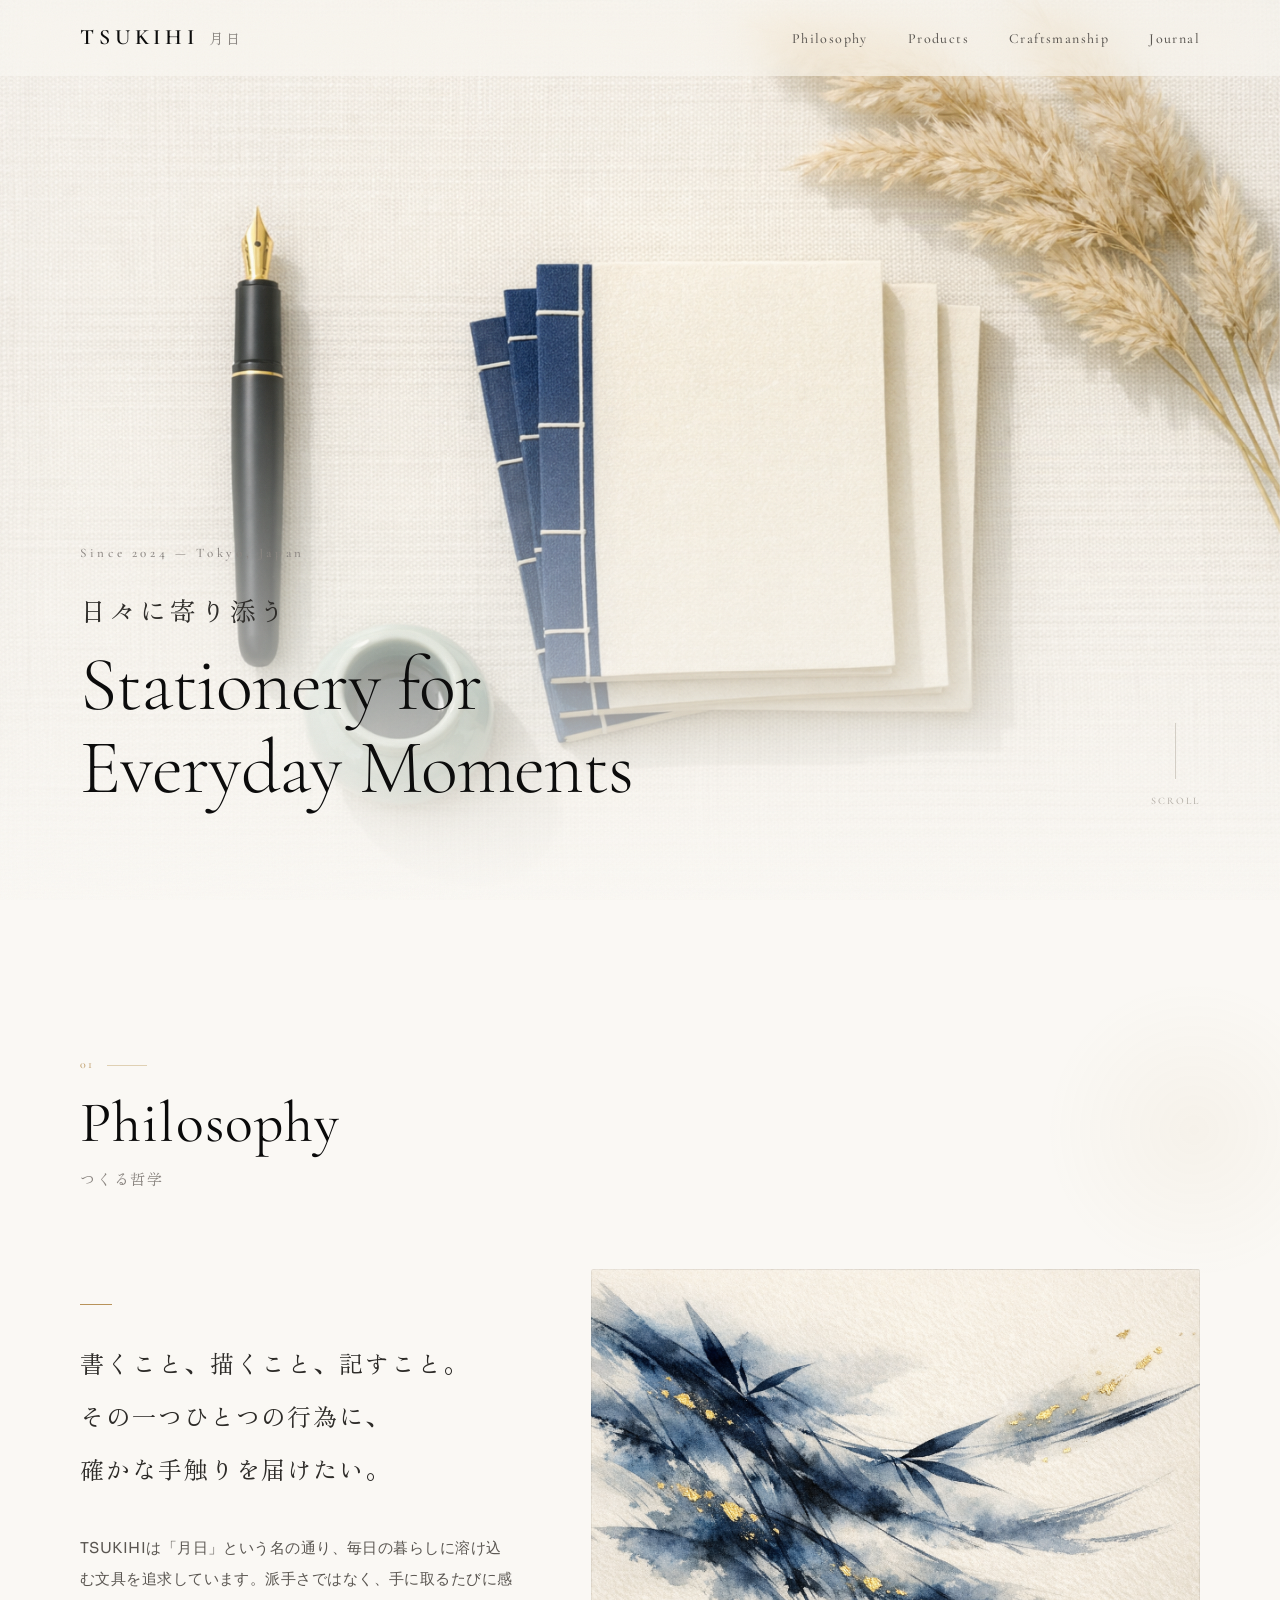
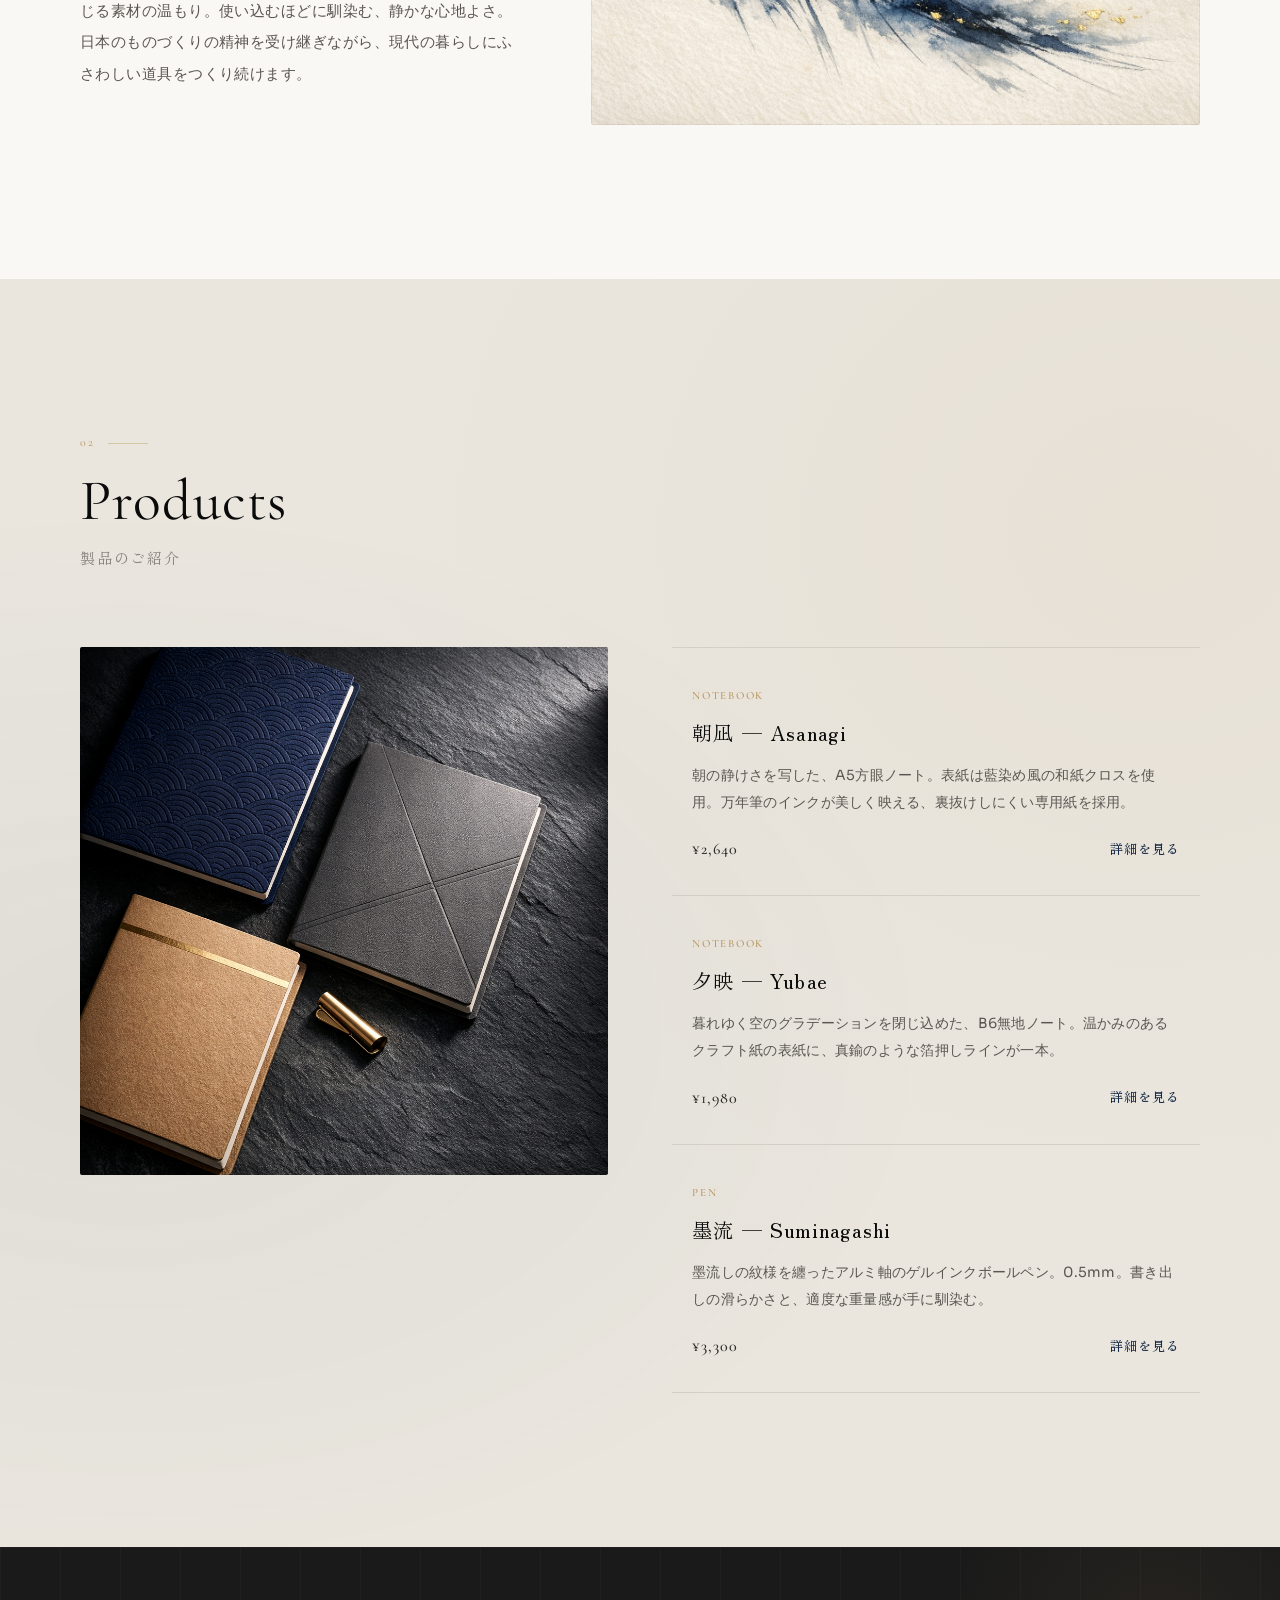
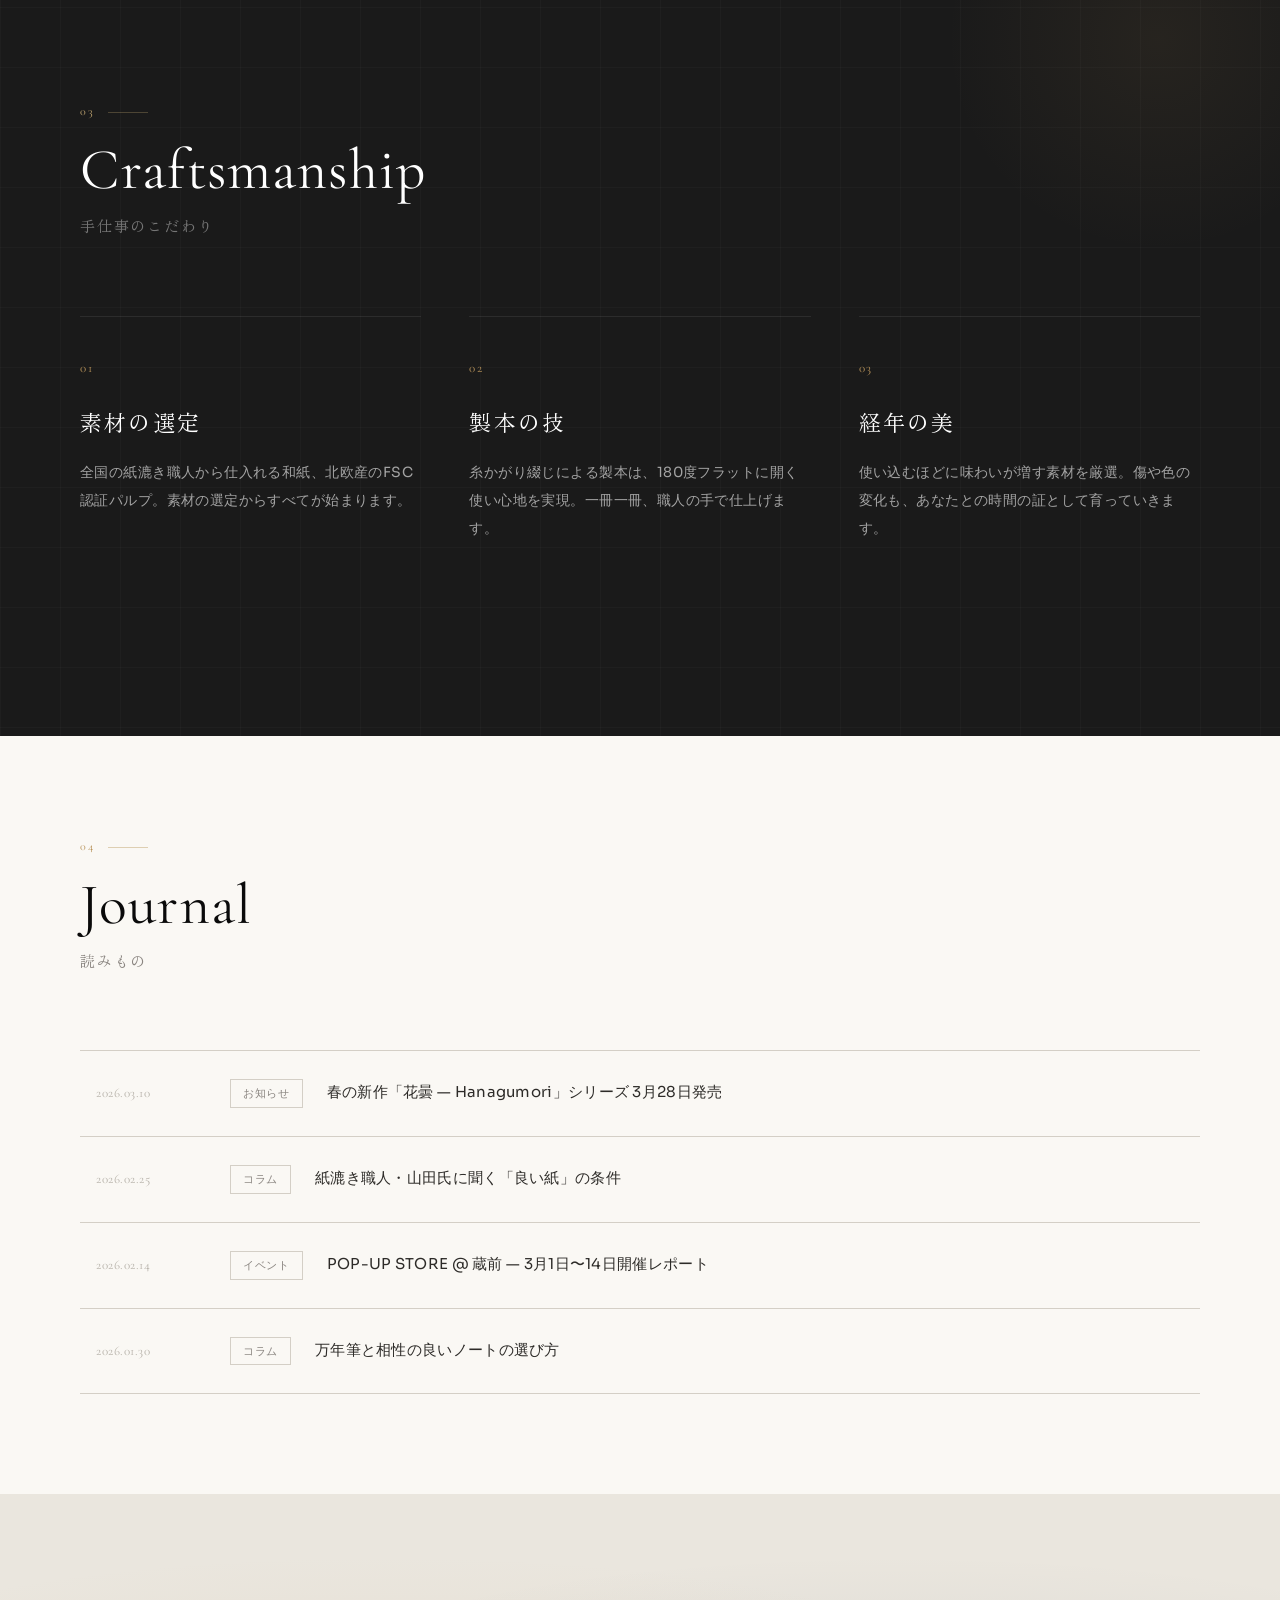
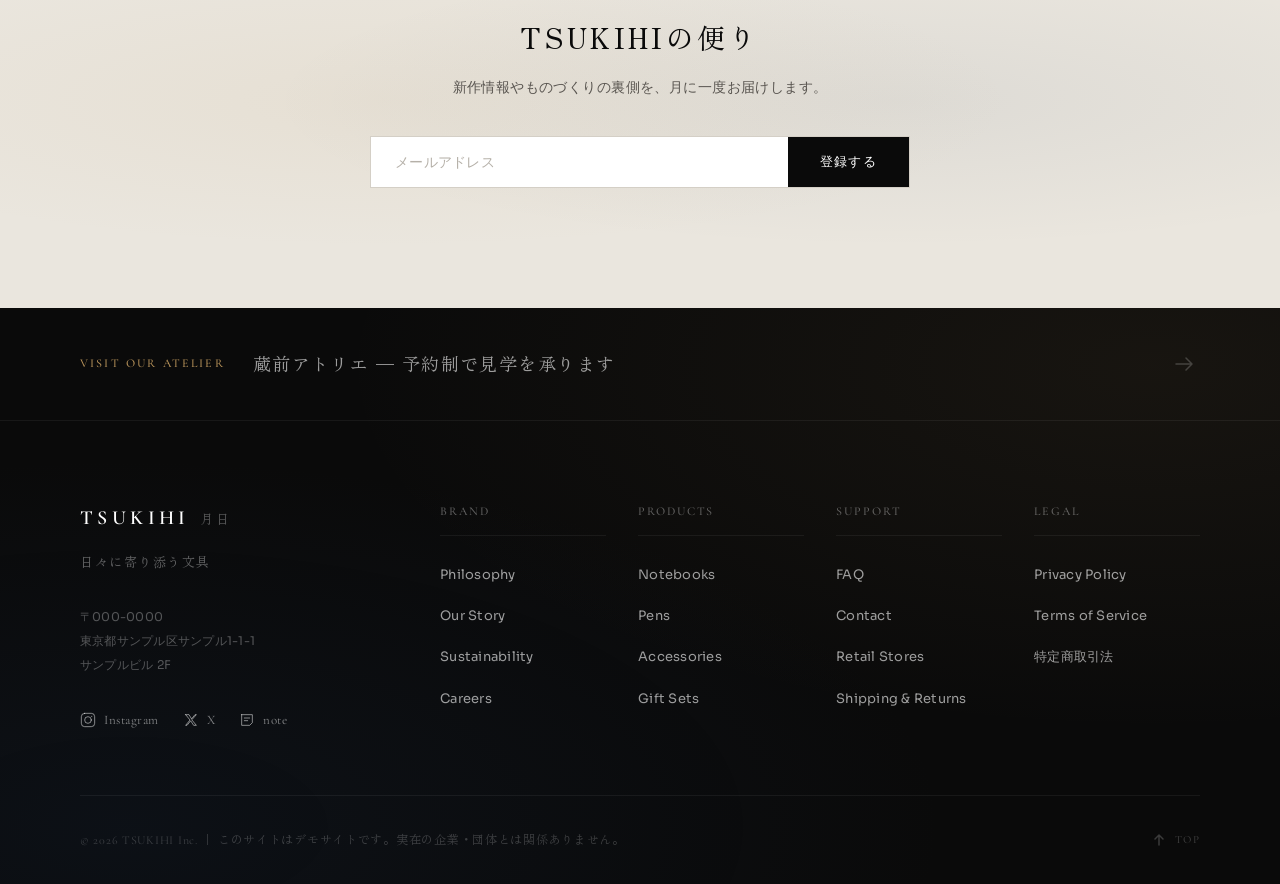
<file: index.html>
<!DOCTYPE html>
<html lang="ja">
<head>
  <meta charset="UTF-8">
  <meta name="viewport" content="width=device-width, initial-scale=1.0">
  <title>TSUKIHI — 月日 | 日々に寄り添う文具</title>
  <meta name="description" content="TSUKIHIは「月日」という名の通り、毎日の暮らしに溶け込む文具を追求しています。日本のものづくりの精神を受け継ぎながら、現代の暮らしにふさわしい道具をつくり続けます。">

  <!-- Open Graph -->
  <meta property="og:type" content="website">
  <meta property="og:title" content="TSUKIHI — 月日 | 日々に寄り添う文具">
  <meta property="og:description" content="書くこと、描くこと、記すこと。その一つひとつの行為に、確かな手触りを届けたい。日本のものづくりの精神を受け継ぐ文具ブランド。">
  <meta property="og:url" content="https://tsumita2929.github.io/tsukihi-lp/">
  <meta property="og:image" content="https://tsumita2929.github.io/tsukihi-lp/images/og-image.png">
  <meta property="og:image:width" content="1200">
  <meta property="og:image:height" content="630">
  <meta property="og:site_name" content="TSUKIHI — 月日">
  <meta property="og:locale" content="ja_JP">

  <!-- Twitter Card -->
  <meta name="twitter:card" content="summary_large_image">
  <meta name="twitter:title" content="TSUKIHI — 月日 | 日々に寄り添う文具">
  <meta name="twitter:description" content="書くこと、描くこと、記すこと。その一つひとつの行為に、確かな手触りを届けたい。">
  <meta name="twitter:image" content="https://tsumita2929.github.io/tsukihi-lp/images/og-image.png">

  <link rel="preconnect" href="https://fonts.googleapis.com">
  <link rel="preconnect" href="https://fonts.gstatic.com" crossorigin>
  <link href="https://fonts.googleapis.com/css2?family=Cormorant+Garamond:ital,wght@0,300;0,400;0,500;0,600;1,400&family=Sora:wght@300;400;500;600&family=Zen+Old+Mincho:wght@400;500;600&display=swap" rel="stylesheet">
  <link rel="icon" type="image/svg+xml" href="favicon.svg">
  <link rel="stylesheet" href="style.css">
</head>
<body>
  <!-- Header -->
  <header class="header" id="header">
    <div class="header__inner">
      <a href="#" class="header__logo">
        <span class="logo-mark">TSUKIHI</span>
        <span class="logo-sub">月日</span>
      </a>
      <nav class="header__nav" id="nav">
        <ul class="header__nav-list">
          <li><a href="#philosophy">Philosophy</a></li>
          <li><a href="#products">Products</a></li>
          <li><a href="#craftsmanship">Craftsmanship</a></li>
          <li><a href="#journal">Journal</a></li>
        </ul>
      </nav>
      <button class="header__menu-btn" id="menuBtn" aria-label="メニューを開く">
        <span></span>
        <span></span>
      </button>
    </div>
  </header>

  <!-- Hero -->
  <section class="hero">
    <div class="hero__image">
      <img src="images/hero-stationery.png" alt="TSUKIHIの文具コレクション" loading="eager">
    </div>
    <div class="hero__content">
      <p class="hero__eyebrow">Since 2024 — Tokyo, Japan</p>
      <h1 class="hero__title">
        <span class="hero__title-jp">日々に寄り添う</span>
        <span class="hero__title-en">Stationery for<br>Everyday Moments</span>
      </h1>
      <div class="hero__scroll">
        <span class="hero__scroll-line"></span>
        <span class="hero__scroll-text">Scroll</span>
      </div>
    </div>
  </section>

  <!-- Philosophy -->
  <section class="section section--philosophy" id="philosophy">
    <div class="container">
      <div class="section__header">
        <span class="section__number">01</span>
        <h2 class="section__title">Philosophy</h2>
        <p class="section__title-jp">つくる哲学</p>
      </div>
      <div class="philosophy__grid">
        <div class="philosophy__text">
          <p class="philosophy__lead">
            書くこと、描くこと、記すこと。<br>
            その一つひとつの行為に、<br>
            確かな手触りを届けたい。
          </p>
          <p class="philosophy__body">
            TSUKIHIは「月日」という名の通り、毎日の暮らしに溶け込む文具を追求しています。派手さではなく、手に取るたびに感じる素材の温もり。使い込むほどに馴染む、静かな心地よさ。日本のものづくりの精神を受け継ぎながら、現代の暮らしにふさわしい道具をつくり続けます。
          </p>
        </div>
        <div class="philosophy__image">
          <img src="images/brand-art.png" alt="TSUKIHIのブランドアート" loading="lazy">
        </div>
      </div>
    </div>
  </section>

  <!-- Products -->
  <section class="section section--products" id="products">
    <div class="container">
      <div class="section__header">
        <span class="section__number">02</span>
        <h2 class="section__title">Products</h2>
        <p class="section__title-jp">製品のご紹介</p>
      </div>
      <div class="products__showcase">
        <div class="products__image">
          <img src="images/products-notebooks.png" alt="TSUKIHIノートブックコレクション" loading="lazy">
        </div>
        <div class="products__list">
          <article class="product-card">
            <span class="product-card__category">Notebook</span>
            <h3 class="product-card__name">朝凪 — Asanagi</h3>
            <p class="product-card__desc">朝の静けさを写した、A5方眼ノート。表紙は藍染め風の和紙クロスを使用。万年筆のインクが美しく映える、裏抜けしにくい専用紙を採用。</p>
            <div class="product-card__foot">
              <span class="product-card__price">&yen;2,640</span>
              <a href="#" class="product-card__link">詳細を見る</a>
            </div>
          </article>
          <article class="product-card">
            <span class="product-card__category">Notebook</span>
            <h3 class="product-card__name">夕映 — Yubae</h3>
            <p class="product-card__desc">暮れゆく空のグラデーションを閉じ込めた、B6無地ノート。温かみのあるクラフト紙の表紙に、真鍮のような箔押しラインが一本。</p>
            <div class="product-card__foot">
              <span class="product-card__price">&yen;1,980</span>
              <a href="#" class="product-card__link">詳細を見る</a>
            </div>
          </article>
          <article class="product-card">
            <span class="product-card__category">Pen</span>
            <h3 class="product-card__name">墨流 — Suminagashi</h3>
            <p class="product-card__desc">墨流しの紋様を纏ったアルミ軸のゲルインクボールペン。0.5mm。書き出しの滑らかさと、適度な重量感が手に馴染む。</p>
            <div class="product-card__foot">
              <span class="product-card__price">&yen;3,300</span>
              <a href="pens.html" class="product-card__link">詳細を見る</a>
            </div>
          </article>
        </div>
      </div>
    </div>
  </section>

  <!-- Craftsmanship -->
  <section class="section section--craft" id="craftsmanship">
    <div class="container">
      <div class="section__header">
        <span class="section__number">03</span>
        <h2 class="section__title">Craftsmanship</h2>
        <p class="section__title-jp">手仕事のこだわり</p>
      </div>
      <div class="craft__grid">
        <div class="craft__item">
          <div class="craft__item-number">01</div>
          <h3 class="craft__item-title">素材の選定</h3>
          <p class="craft__item-text">全国の紙漉き職人から仕入れる和紙、北欧産のFSC認証パルプ。素材の選定からすべてが始まります。</p>
        </div>
        <div class="craft__item">
          <div class="craft__item-number">02</div>
          <h3 class="craft__item-title">製本の技</h3>
          <p class="craft__item-text">糸かがり綴じによる製本は、180度フラットに開く使い心地を実現。一冊一冊、職人の手で仕上げます。</p>
        </div>
        <div class="craft__item">
          <div class="craft__item-number">03</div>
          <h3 class="craft__item-title">経年の美</h3>
          <p class="craft__item-text">使い込むほどに味わいが増す素材を厳選。傷や色の変化も、あなたとの時間の証として育っていきます。</p>
        </div>
      </div>
    </div>
  </section>

  <!-- Journal -->
  <section class="section section--journal" id="journal">
    <div class="container">
      <div class="section__header">
        <span class="section__number">04</span>
        <h2 class="section__title">Journal</h2>
        <p class="section__title-jp">読みもの</p>
      </div>
      <div class="journal__list">
        <article class="journal__item">
          <time class="journal__date" datetime="2026-03-10">2026.03.10</time>
          <span class="journal__tag">お知らせ</span>
          <h3 class="journal__item-title">春の新作「花曇 — Hanagumori」シリーズ 3月28日発売</h3>
        </article>
        <article class="journal__item">
          <time class="journal__date" datetime="2026-02-25">2026.02.25</time>
          <span class="journal__tag">コラム</span>
          <h3 class="journal__item-title">紙漉き職人・山田氏に聞く「良い紙」の条件</h3>
        </article>
        <article class="journal__item">
          <time class="journal__date" datetime="2026-02-14">2026.02.14</time>
          <span class="journal__tag">イベント</span>
          <h3 class="journal__item-title">POP-UP STORE @ 蔵前 — 3月1日〜14日開催レポート</h3>
        </article>
        <article class="journal__item">
          <time class="journal__date" datetime="2026-01-30">2026.01.30</time>
          <span class="journal__tag">コラム</span>
          <h3 class="journal__item-title">万年筆と相性の良いノートの選び方</h3>
        </article>
      </div>
    </div>
  </section>

  <!-- Newsletter -->
  <section class="section section--newsletter">
    <div class="container">
      <div class="newsletter">
        <h2 class="newsletter__title">TSUKIHIの便り</h2>
        <p class="newsletter__text">新作情報やものづくりの裏側を、月に一度お届けします。</p>
        <form class="newsletter__form" onsubmit="return false;">
          <input type="email" class="newsletter__input" placeholder="メールアドレス" aria-label="メールアドレス">
          <button type="submit" class="newsletter__btn">登録する</button>
        </form>
      </div>
    </div>
  </section>

  <!-- Footer -->
  <footer class="footer">
    <div class="footer__cta">
      <div class="container">
        <a href="contact.html" class="footer__cta-inner">
          <span class="footer__cta-label">Visit Our Atelier</span>
          <span class="footer__cta-title">蔵前アトリエ — 予約制で見学を承ります</span>
          <svg class="footer__cta-arrow" width="32" height="32" viewBox="0 0 32 32" fill="none" aria-hidden="true">
            <path d="M8 16h16M18 10l6 6-6 6" stroke="currentColor" stroke-width="1.5" stroke-linecap="round" stroke-linejoin="round"/>
          </svg>
        </a>
      </div>
    </div>
    <div class="container">
      <div class="footer__main">
        <div class="footer__brand">
          <div class="footer__brand-head">
            <span class="footer__logo">TSUKIHI</span>
            <span class="footer__logo-jp">月日</span>
          </div>
          <p class="footer__tagline">日々に寄り添う文具</p>
          <address class="footer__address">
            〒000-0000<br>
            東京都サンプル区サンプル1-1-1<br>
            サンプルビル 2F
          </address>
          <div class="footer__social">
            <a href="#" class="footer__social-link">
              <svg width="16" height="16" viewBox="0 0 24 24" fill="none" stroke="currentColor" stroke-width="1.5" stroke-linecap="round" stroke-linejoin="round" aria-hidden="true">
                <rect x="2" y="2" width="20" height="20" rx="5"/>
                <circle cx="12" cy="12" r="5"/>
                <circle cx="17.5" cy="6.5" r="1" fill="currentColor" stroke="none"/>
              </svg>
              <span>Instagram</span>
            </a>
            <a href="#" class="footer__social-link">
              <svg width="16" height="16" viewBox="0 0 24 24" fill="none" stroke="currentColor" stroke-width="1.5" stroke-linecap="round" stroke-linejoin="round" aria-hidden="true">
                <path d="M4 4l6.5 8L4 20h2l5.5-6.8L16 20h4l-6.8-8.3L20 4h-2l-5.2 6.3L9 4H4z"/>
              </svg>
              <span>X</span>
            </a>
            <a href="#" class="footer__social-link">
              <svg width="16" height="16" viewBox="0 0 24 24" fill="none" stroke="currentColor" stroke-width="1.5" stroke-linecap="round" stroke-linejoin="round" aria-hidden="true">
                <path d="M4 4h16v12l-4 4H4V4z"/>
                <path d="M8 9h8M8 13h5"/>
              </svg>
              <span>note</span>
            </a>
          </div>
        </div>
        <nav class="footer__nav">
          <div class="footer__nav-group">
            <h4 class="footer__nav-heading">Brand</h4>
            <ul>
              <li><a href="#philosophy">Philosophy</a></li>
              <li><a href="our-story.html">Our Story</a></li>
              <li><a href="sustainability.html">Sustainability</a></li>
              <li><a href="careers.html">Careers</a></li>
            </ul>
          </div>
          <div class="footer__nav-group">
            <h4 class="footer__nav-heading">Products</h4>
            <ul>
              <li><a href="#products">Notebooks</a></li>
              <li><a href="pens.html">Pens</a></li>
              <li><a href="accessories.html">Accessories</a></li>
              <li><a href="gift-sets.html">Gift Sets</a></li>
            </ul>
          </div>
          <div class="footer__nav-group">
            <h4 class="footer__nav-heading">Support</h4>
            <ul>
              <li><a href="faq.html">FAQ</a></li>
              <li><a href="contact.html">Contact</a></li>
              <li><a href="retail-stores.html">Retail Stores</a></li>
              <li><a href="shipping.html">Shipping & Returns</a></li>
            </ul>
          </div>
          <div class="footer__nav-group">
            <h4 class="footer__nav-heading">Legal</h4>
            <ul>
              <li><a href="privacy.html">Privacy Policy</a></li>
              <li><a href="terms.html">Terms of Service</a></li>
              <li><a href="tokushoho.html">特定商取引法</a></li>
            </ul>
          </div>
        </nav>
      </div>
      <div class="footer__bottom">
        <p class="footer__copyright">&copy; 2026 TSUKIHI Inc. ｜ このサイトはデモサイトです。実在の企業・団体とは関係ありません。</p>
        <button class="footer__totop" id="toTopBtn" aria-label="ページの先頭に戻る">
          <svg width="16" height="16" viewBox="0 0 16 16" fill="none" stroke="currentColor" stroke-width="1.5" stroke-linecap="round" stroke-linejoin="round">
            <path d="M8 13V3M4 7l4-4 4 4"/>
          </svg>
          <span>Top</span>
        </button>
      </div>
    </div>
  </footer>

  <script src="main.js"></script>
</body>
</html>
</file>
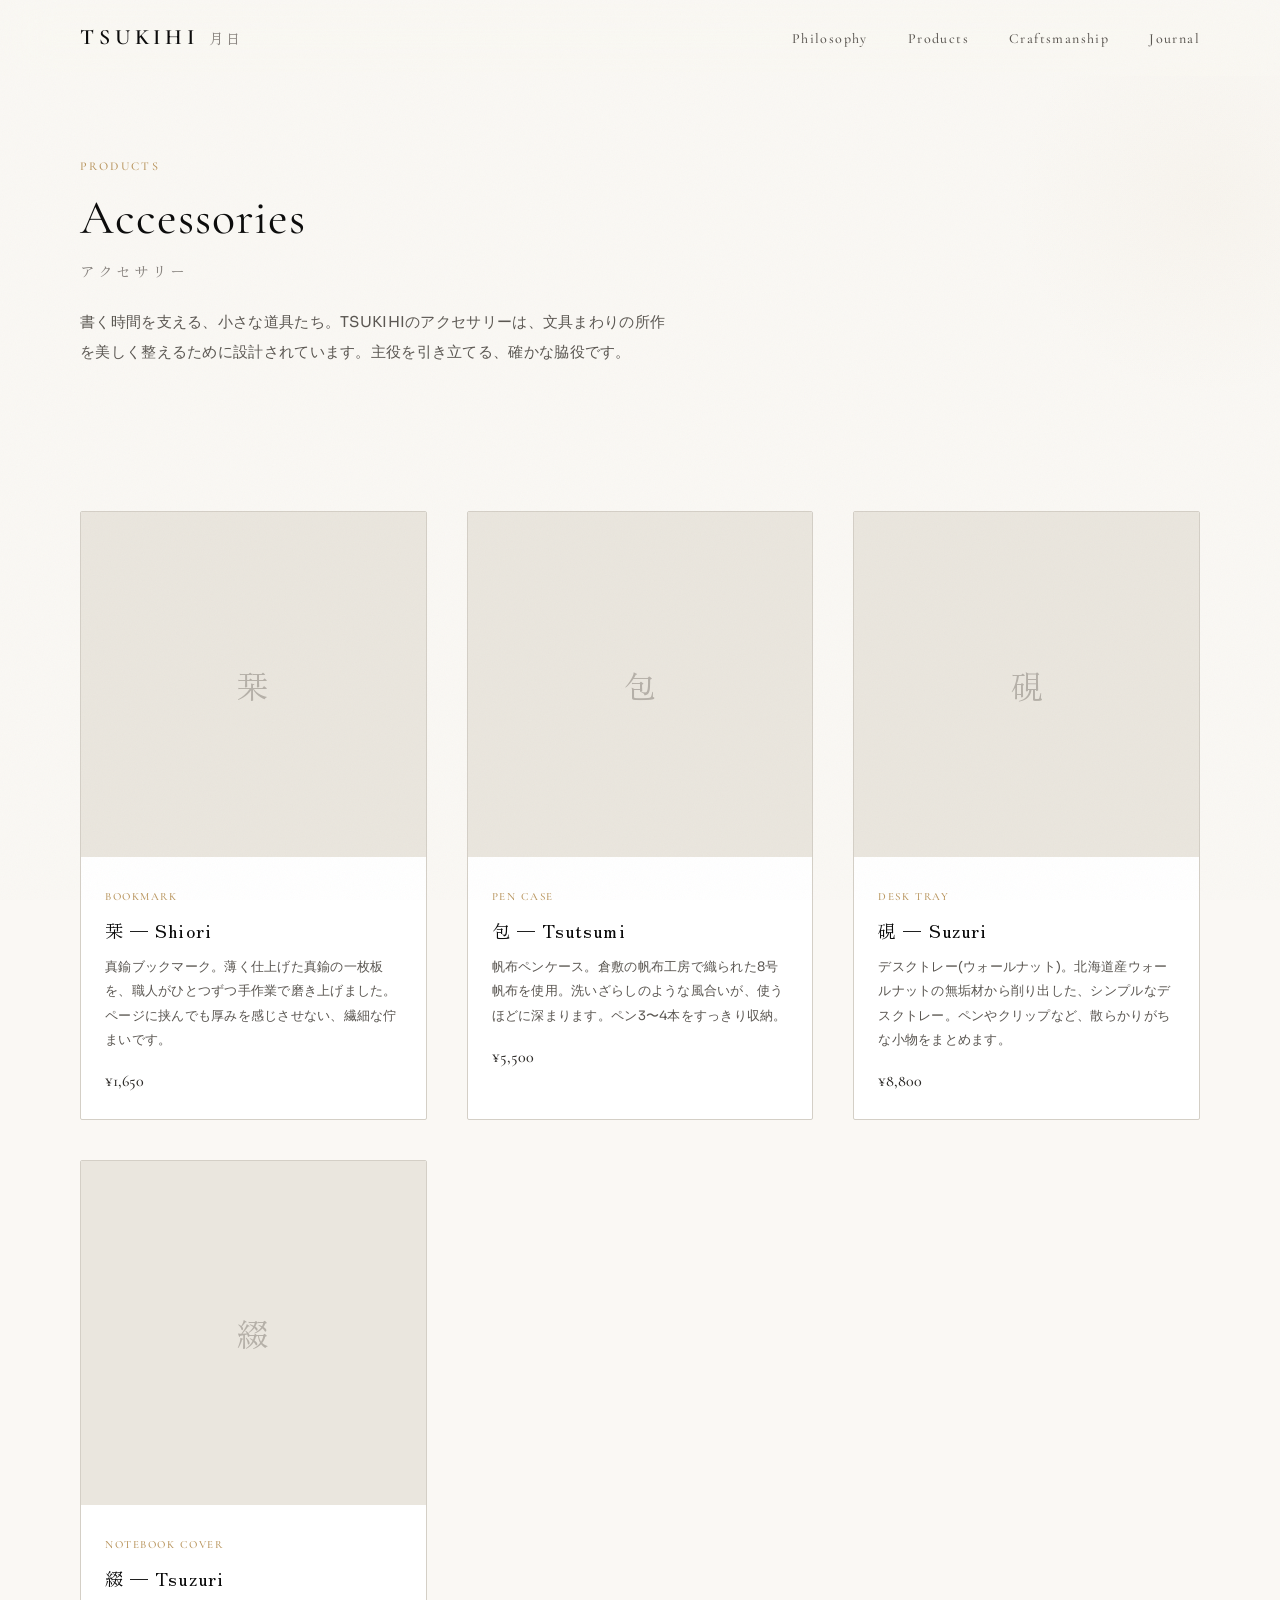
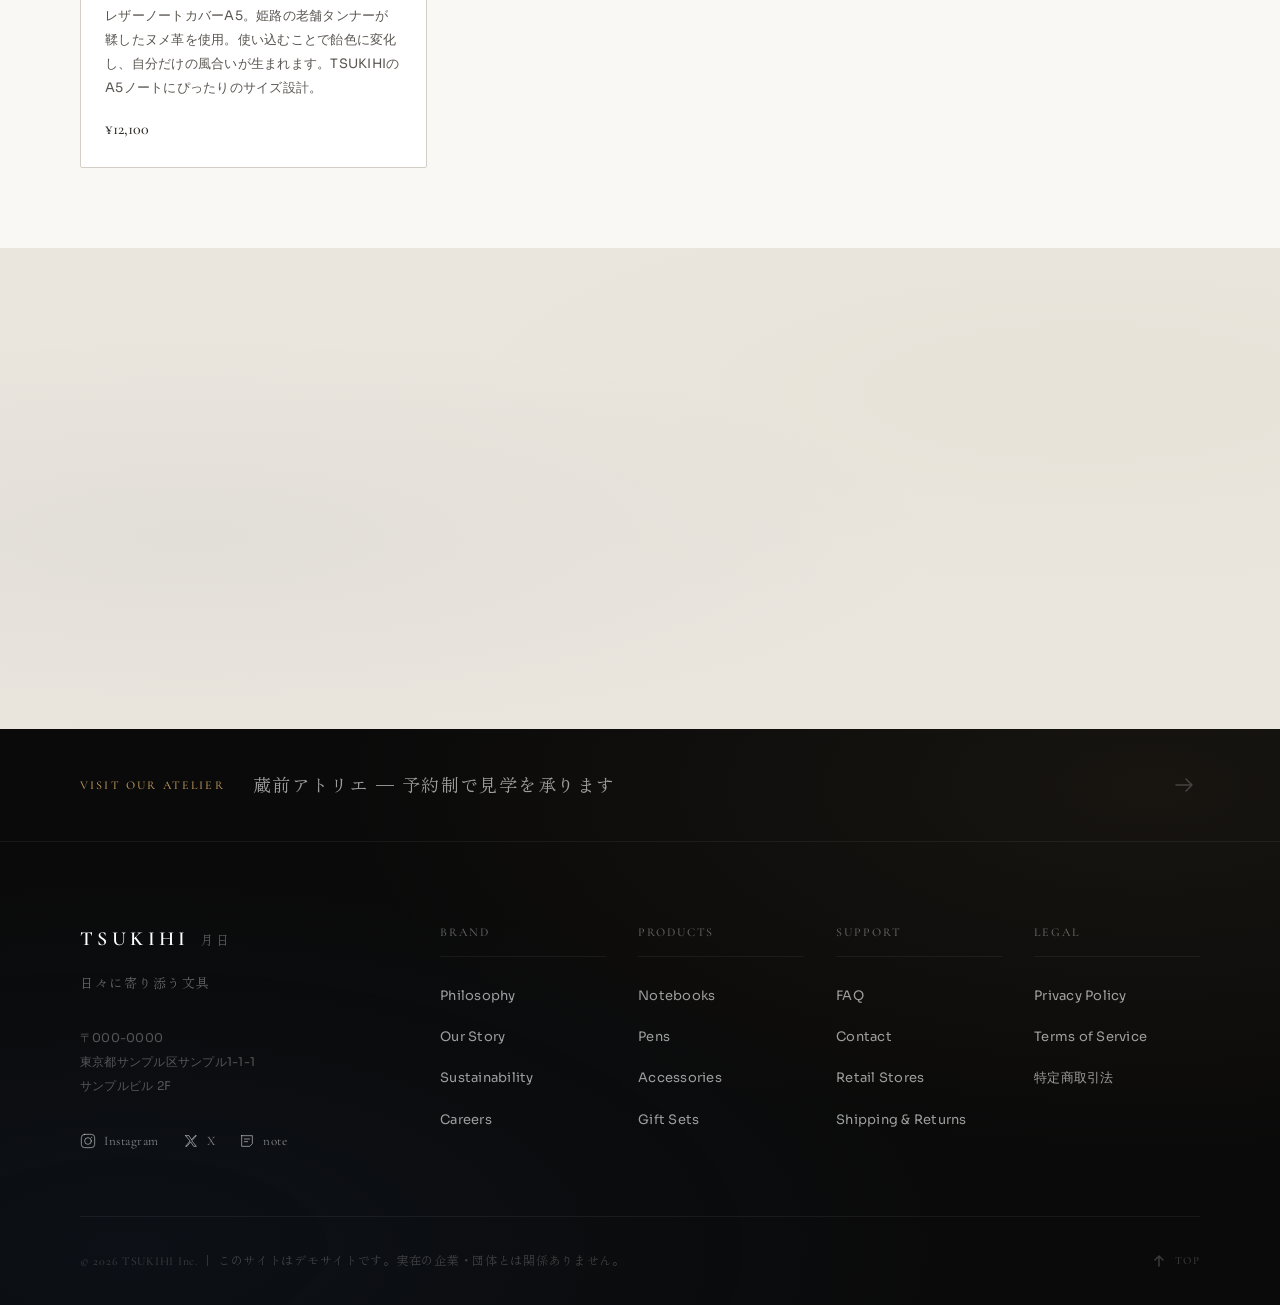
<file: accessories.html>
<!DOCTYPE html>
<html lang="ja">
<head>
  <meta charset="UTF-8">
  <meta name="viewport" content="width=device-width, initial-scale=1.0">
  <title>Accessories — TSUKIHI 月日</title>
  <meta name="description" content="日々の筆記をより豊かにするアクセサリー。素材と仕上げにこだわった、TSUKIHIらしい小物たち。">

  <!-- Open Graph -->
  <meta property="og:type" content="website">
  <meta property="og:title" content="Accessories — TSUKIHI 月日">
  <meta property="og:description" content="日々の筆記をより豊かにするアクセサリー。素材と仕上げにこだわった、TSUKIHIらしい小物たち。">
  <meta property="og:url" content="https://tsumita2929.github.io/tsukihi-lp/accessories.html">
  <meta property="og:image" content="https://tsumita2929.github.io/tsukihi-lp/images/og-image.png">
  <meta property="og:image:width" content="1200">
  <meta property="og:image:height" content="630">
  <meta property="og:site_name" content="TSUKIHI — 月日">
  <meta property="og:locale" content="ja_JP">

  <!-- Twitter Card -->
  <meta name="twitter:card" content="summary_large_image">
  <meta name="twitter:title" content="Accessories — TSUKIHI 月日">
  <meta name="twitter:description" content="日々の筆記をより豊かにするアクセサリー。素材と仕上げにこだわった、TSUKIHIらしい小物たち。">
  <meta name="twitter:image" content="https://tsumita2929.github.io/tsukihi-lp/images/og-image.png">

  <link rel="preconnect" href="https://fonts.googleapis.com">
  <link rel="preconnect" href="https://fonts.gstatic.com" crossorigin>
  <link href="https://fonts.googleapis.com/css2?family=Cormorant+Garamond:ital,wght@0,300;0,400;0,500;0,600;1,400&family=Sora:wght@300;400;500;600&family=Zen+Old+Mincho:wght@400;500;600&display=swap" rel="stylesheet">
  <link rel="icon" type="image/svg+xml" href="favicon.svg">
  <link rel="stylesheet" href="style.css">
</head>
<body>
  <header class="header" id="header">
    <div class="header__inner">
      <a href="index.html" class="header__logo">
        <span class="logo-mark">TSUKIHI</span>
        <span class="logo-sub">月日</span>
      </a>
      <nav class="header__nav" id="nav">
        <ul class="header__nav-list">
          <li><a href="index.html#philosophy">Philosophy</a></li>
          <li><a href="index.html#products">Products</a></li>
          <li><a href="index.html#craftsmanship">Craftsmanship</a></li>
          <li><a href="index.html#journal">Journal</a></li>
        </ul>
      </nav>
      <button class="header__menu-btn" id="menuBtn" aria-label="メニューを開く">
        <span></span>
        <span></span>
      </button>
    </div>
  </header>

  <main>
    <section class="page-hero">
      <div class="container">
        <p class="page-hero__eyebrow">Products</p>
        <h1 class="page-hero__title">Accessories</h1>
        <p class="page-hero__title-jp">アクセサリー</p>
        <p class="page-hero__desc">書く時間を支える、小さな道具たち。TSUKIHIのアクセサリーは、文具まわりの所作を美しく整えるために設計されています。主役を引き立てる、確かな脇役です。</p>
      </div>
    </section>

    <section class="page-section">
      <div class="container">
        <div class="product-grid">
          <div class="product-grid-card reveal">
            <div class="product-grid-card__image">栞</div>
            <div class="product-grid-card__body">
              <p class="product-grid-card__category">Bookmark</p>
              <h3 class="product-grid-card__name">栞 — Shiori</h3>
              <p class="product-grid-card__desc">真鍮ブックマーク。薄く仕上げた真鍮の一枚板を、職人がひとつずつ手作業で磨き上げました。ページに挟んでも厚みを感じさせない、繊細な佇まいです。</p>
              <p class="product-grid-card__price">&yen;1,650</p>
            </div>
          </div>

          <div class="product-grid-card reveal">
            <div class="product-grid-card__image">包</div>
            <div class="product-grid-card__body">
              <p class="product-grid-card__category">Pen Case</p>
              <h3 class="product-grid-card__name">包 — Tsutsumi</h3>
              <p class="product-grid-card__desc">帆布ペンケース。倉敷の帆布工房で織られた8号帆布を使用。洗いざらしのような風合いが、使うほどに深まります。ペン3〜4本をすっきり収納。</p>
              <p class="product-grid-card__price">&yen;5,500</p>
            </div>
          </div>

          <div class="product-grid-card reveal">
            <div class="product-grid-card__image">硯</div>
            <div class="product-grid-card__body">
              <p class="product-grid-card__category">Desk Tray</p>
              <h3 class="product-grid-card__name">硯 — Suzuri</h3>
              <p class="product-grid-card__desc">デスクトレー(ウォールナット)。北海道産ウォールナットの無垢材から削り出した、シンプルなデスクトレー。ペンやクリップなど、散らかりがちな小物をまとめます。</p>
              <p class="product-grid-card__price">&yen;8,800</p>
            </div>
          </div>

          <div class="product-grid-card reveal">
            <div class="product-grid-card__image">綴</div>
            <div class="product-grid-card__body">
              <p class="product-grid-card__category">Notebook Cover</p>
              <h3 class="product-grid-card__name">綴 — Tsuzuri</h3>
              <p class="product-grid-card__desc">レザーノートカバーA5。姫路の老舗タンナーが鞣したヌメ革を使用。使い込むことで飴色に変化し、自分だけの風合いが生まれます。TSUKIHIのA5ノートにぴったりのサイズ設計。</p>
              <p class="product-grid-card__price">&yen;12,100</p>
            </div>
          </div>
        </div>
      </div>
    </section>

    <section class="page-section page-section--alt">
      <div class="container">
        <h2 class="page-section__heading reveal">Materials &amp; Making</h2>
        <div class="page-text reveal">
          <p>TSUKIHIのアクセサリーに使われる素材は、すべて産地と作り手の顔が見えるものだけを選んでいます。真鍮は富山の鋳物工房から、帆布は倉敷の織元から、革は姫路のタンナーから。それぞれの土地で培われた技術と素材への誠実さが、製品の品質を支えています。</p>
          <p>経年変化を「劣化」ではなく「成長」と捉えること。それがTSUKIHIの素材選びの基本姿勢です。真鍮は酸化により深い色味を帯び、帆布は洗いをかけるたびにやわらかくなり、革は手の脂を吸って艶を増していく。使い手とともに時を重ねる道具であることを、素材の段階から設計しています。</p>
          <p>仕上げの工程では、機械では再現できない手仕事の痕跡を大切にしています。真鍮のヘアライン仕上げ、帆布の端始末、革のコバ磨き——こうした細部にこそ、道具としての品格が宿ると考えています。</p>
        </div>
      </div>
    </section>
  </main>

  <footer class="footer">
    <div class="footer__cta">
      <div class="container">
        <a href="contact.html" class="footer__cta-inner">
          <span class="footer__cta-label">Visit Our Atelier</span>
          <span class="footer__cta-title">蔵前アトリエ — 予約制で見学を承ります</span>
          <svg class="footer__cta-arrow" width="32" height="32" viewBox="0 0 32 32" fill="none" aria-hidden="true">
            <path d="M8 16h16M18 10l6 6-6 6" stroke="currentColor" stroke-width="1.5" stroke-linecap="round" stroke-linejoin="round"/>
          </svg>
        </a>
      </div>
    </div>
    <div class="container">
      <div class="footer__main">
        <div class="footer__brand">
          <div class="footer__brand-head">
            <span class="footer__logo">TSUKIHI</span>
            <span class="footer__logo-jp">月日</span>
          </div>
          <p class="footer__tagline">日々に寄り添う文具</p>
          <address class="footer__address">
            〒000-0000<br>
            東京都サンプル区サンプル1-1-1<br>
            サンプルビル 2F
          </address>
          <div class="footer__social">
            <a href="#" class="footer__social-link">
              <svg width="16" height="16" viewBox="0 0 24 24" fill="none" stroke="currentColor" stroke-width="1.5" stroke-linecap="round" stroke-linejoin="round" aria-hidden="true">
                <rect x="2" y="2" width="20" height="20" rx="5"/>
                <circle cx="12" cy="12" r="5"/>
                <circle cx="17.5" cy="6.5" r="1" fill="currentColor" stroke="none"/>
              </svg>
              <span>Instagram</span>
            </a>
            <a href="#" class="footer__social-link">
              <svg width="16" height="16" viewBox="0 0 24 24" fill="none" stroke="currentColor" stroke-width="1.5" stroke-linecap="round" stroke-linejoin="round" aria-hidden="true">
                <path d="M4 4l6.5 8L4 20h2l5.5-6.8L16 20h4l-6.8-8.3L20 4h-2l-5.2 6.3L9 4H4z"/>
              </svg>
              <span>X</span>
            </a>
            <a href="#" class="footer__social-link">
              <svg width="16" height="16" viewBox="0 0 24 24" fill="none" stroke="currentColor" stroke-width="1.5" stroke-linecap="round" stroke-linejoin="round" aria-hidden="true">
                <path d="M4 4h16v12l-4 4H4V4z"/>
                <path d="M8 9h8M8 13h5"/>
              </svg>
              <span>note</span>
            </a>
          </div>
        </div>
        <nav class="footer__nav">
          <div class="footer__nav-group">
            <h4 class="footer__nav-heading">Brand</h4>
            <ul>
              <li><a href="index.html#philosophy">Philosophy</a></li>
              <li><a href="our-story.html">Our Story</a></li>
              <li><a href="sustainability.html">Sustainability</a></li>
              <li><a href="careers.html">Careers</a></li>
            </ul>
          </div>
          <div class="footer__nav-group">
            <h4 class="footer__nav-heading">Products</h4>
            <ul>
              <li><a href="index.html#products">Notebooks</a></li>
              <li><a href="pens.html">Pens</a></li>
              <li><a href="accessories.html">Accessories</a></li>
              <li><a href="gift-sets.html">Gift Sets</a></li>
            </ul>
          </div>
          <div class="footer__nav-group">
            <h4 class="footer__nav-heading">Support</h4>
            <ul>
              <li><a href="faq.html">FAQ</a></li>
              <li><a href="contact.html">Contact</a></li>
              <li><a href="retail-stores.html">Retail Stores</a></li>
              <li><a href="shipping.html">Shipping &amp; Returns</a></li>
            </ul>
          </div>
          <div class="footer__nav-group">
            <h4 class="footer__nav-heading">Legal</h4>
            <ul>
              <li><a href="privacy.html">Privacy Policy</a></li>
              <li><a href="terms.html">Terms of Service</a></li>
              <li><a href="tokushoho.html">特定商取引法</a></li>
            </ul>
          </div>
        </nav>
      </div>
      <div class="footer__bottom">
        <p class="footer__copyright">&copy; 2026 TSUKIHI Inc. ｜ このサイトはデモサイトです。実在の企業・団体とは関係ありません。</p>
        <button class="footer__totop" id="toTopBtn" aria-label="ページの先頭に戻る">
          <svg width="16" height="16" viewBox="0 0 16 16" fill="none" stroke="currentColor" stroke-width="1.5" stroke-linecap="round" stroke-linejoin="round">
            <path d="M8 13V3M4 7l4-4 4 4"/>
          </svg>
          <span>Top</span>
        </button>
      </div>
    </div>
  </footer>

  <script src="main.js"></script>
</body>
</html>
</file>
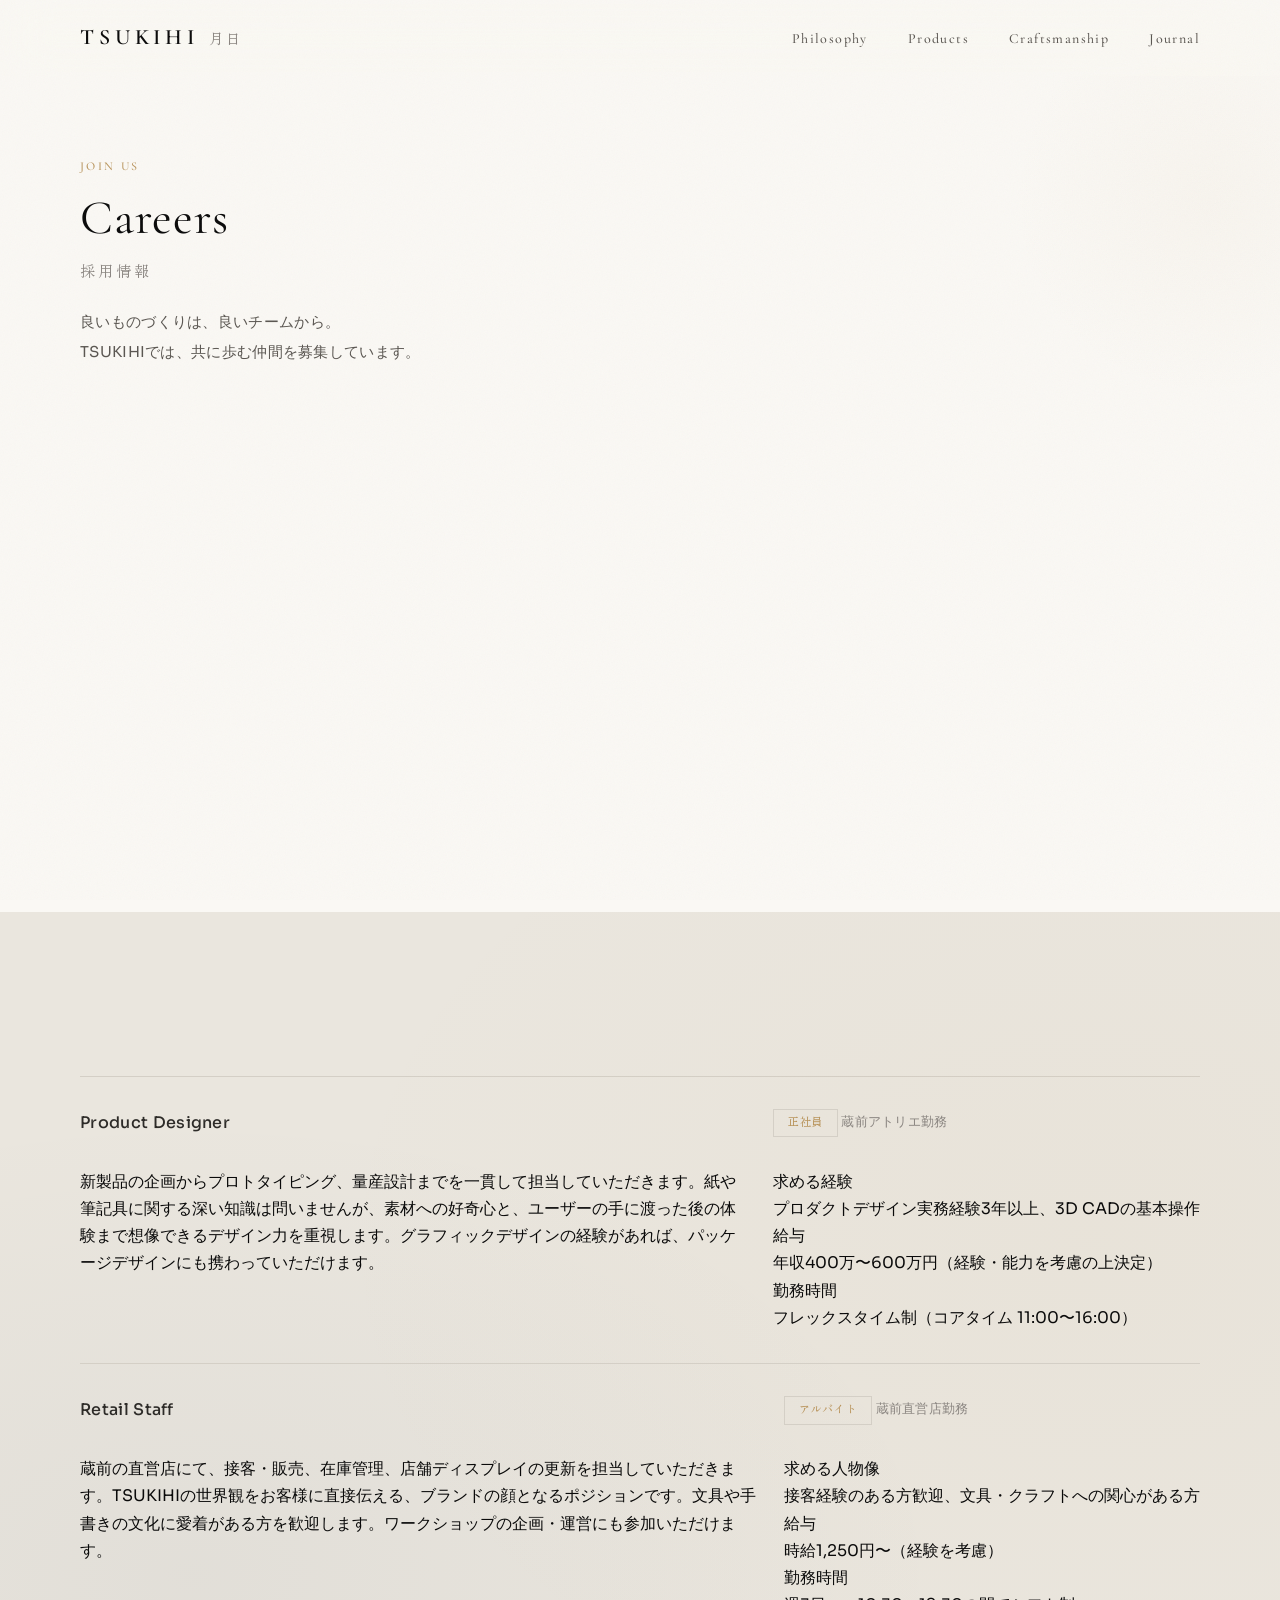
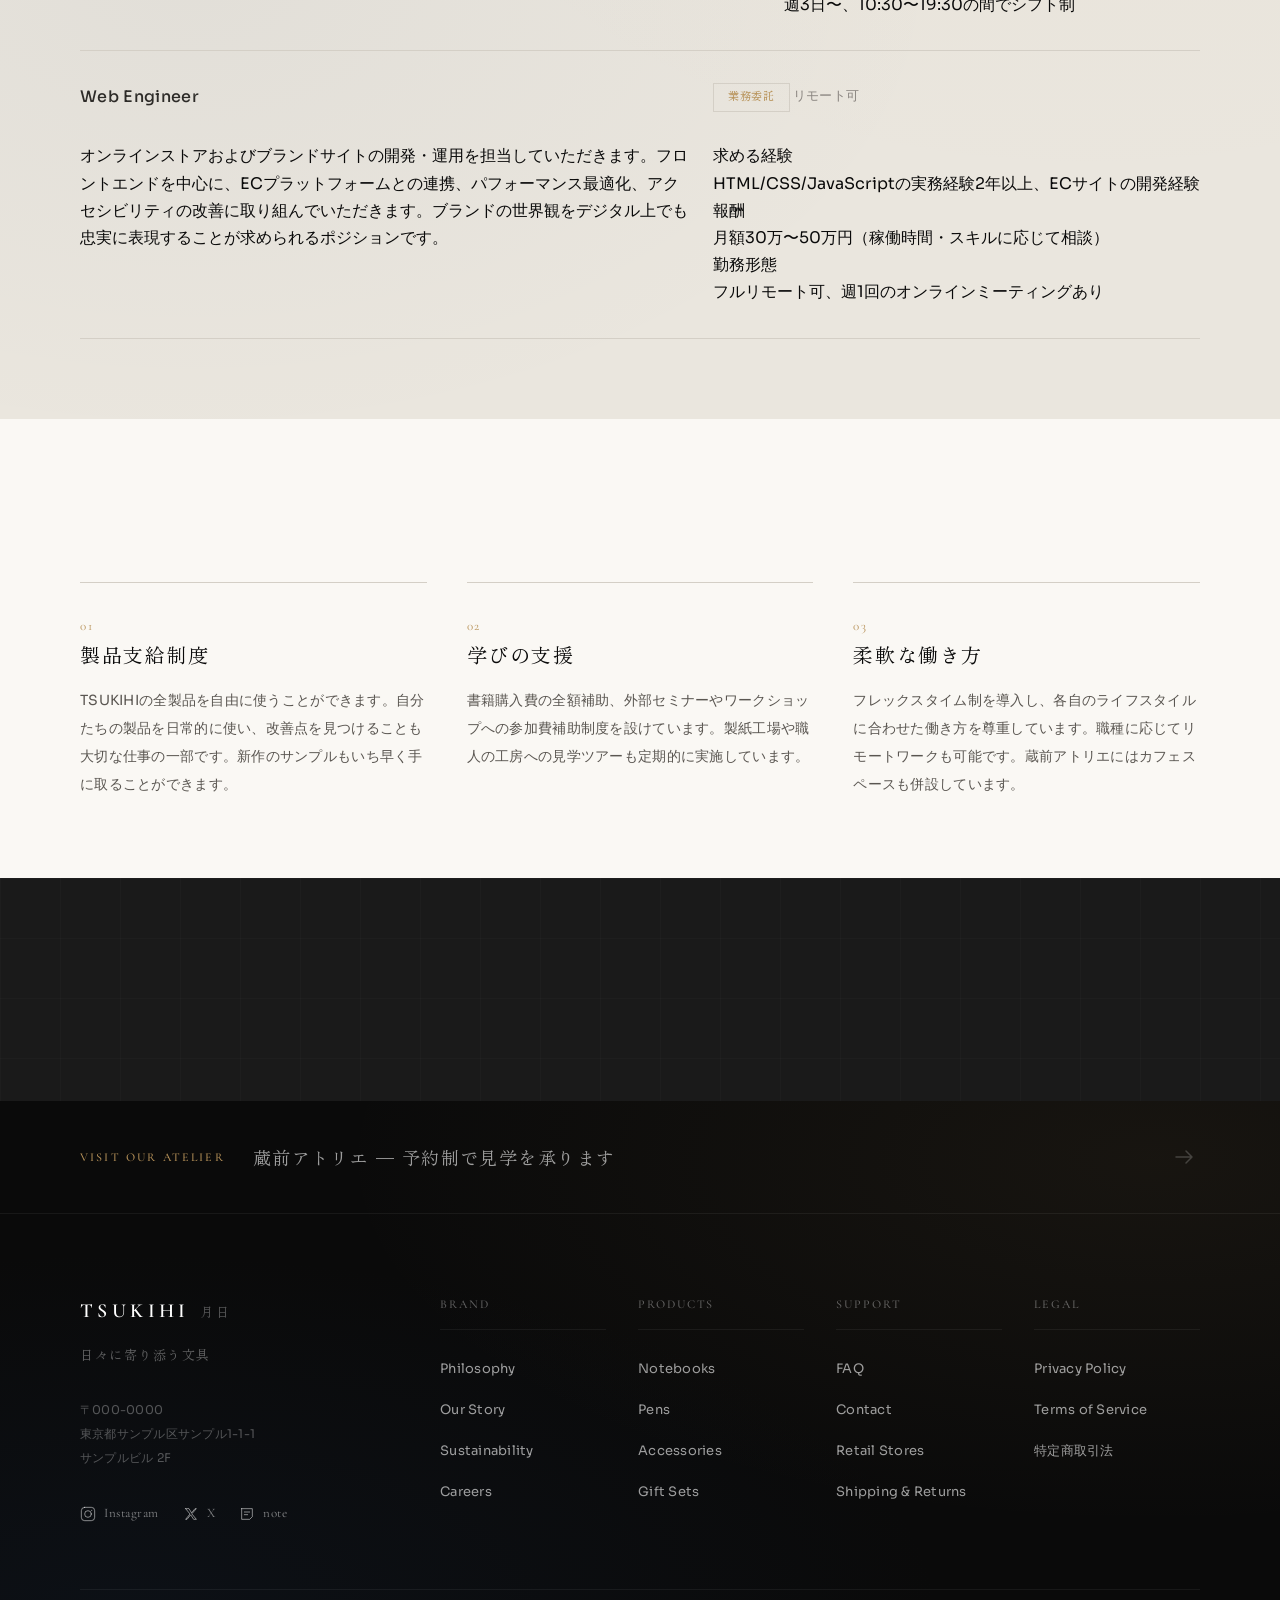
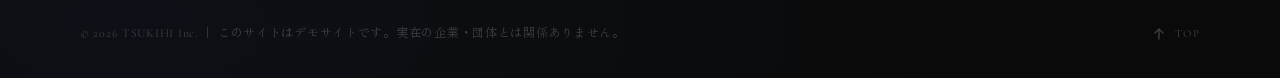
<file: careers.html>
<!DOCTYPE html>
<html lang="ja">
<head>
  <meta charset="UTF-8">
  <meta name="viewport" content="width=device-width, initial-scale=1.0">
  <title>Careers — TSUKIHI 月日</title>
  <meta name="description" content="TSUKIHIで一緒に働きませんか。ものづくりに情熱を持つ仲間を募集しています。">

  <!-- Open Graph -->
  <meta property="og:type" content="website">
  <meta property="og:title" content="Careers — TSUKIHI 月日">
  <meta property="og:description" content="TSUKIHIで一緒に働きませんか。ものづくりに情熱を持つ仲間を募集しています。">
  <meta property="og:url" content="https://tsumita2929.github.io/tsukihi-lp/careers.html">
  <meta property="og:image" content="https://tsumita2929.github.io/tsukihi-lp/images/og-image.png">
  <meta property="og:image:width" content="1200">
  <meta property="og:image:height" content="630">
  <meta property="og:site_name" content="TSUKIHI — 月日">
  <meta property="og:locale" content="ja_JP">

  <!-- Twitter Card -->
  <meta name="twitter:card" content="summary_large_image">
  <meta name="twitter:title" content="Careers — TSUKIHI 月日">
  <meta name="twitter:description" content="TSUKIHIで一緒に働きませんか。ものづくりに情熱を持つ仲間を募集しています。">
  <meta name="twitter:image" content="https://tsumita2929.github.io/tsukihi-lp/images/og-image.png">

  <link rel="preconnect" href="https://fonts.googleapis.com">
  <link rel="preconnect" href="https://fonts.gstatic.com" crossorigin>
  <link href="https://fonts.googleapis.com/css2?family=Cormorant+Garamond:ital,wght@0,300;0,400;0,500;0,600;1,400&family=Sora:wght@300;400;500;600&family=Zen+Old+Mincho:wght@400;500;600&display=swap" rel="stylesheet">
  <link rel="icon" type="image/svg+xml" href="favicon.svg">
  <link rel="stylesheet" href="style.css">
</head>
<body>
  <header class="header" id="header">
    <div class="header__inner">
      <a href="index.html" class="header__logo">
        <span class="logo-mark">TSUKIHI</span>
        <span class="logo-sub">月日</span>
      </a>
      <nav class="header__nav" id="nav">
        <ul class="header__nav-list">
          <li><a href="index.html#philosophy">Philosophy</a></li>
          <li><a href="index.html#products">Products</a></li>
          <li><a href="index.html#craftsmanship">Craftsmanship</a></li>
          <li><a href="index.html#journal">Journal</a></li>
        </ul>
      </nav>
      <button class="header__menu-btn" id="menuBtn" aria-label="メニューを開く">
        <span></span>
        <span></span>
      </button>
    </div>
  </header>

  <section class="page-hero">
    <div class="container">
      <p class="page-hero__eyebrow">Join Us</p>
      <h1 class="page-hero__title">Careers</h1>
      <p class="page-hero__title-jp">採用情報</p>
      <p class="page-hero__desc">良いものづくりは、良いチームから。<br>TSUKIHIでは、共に歩む仲間を募集しています。</p>
    </div>
  </section>

  <section class="page-section">
    <div class="container">
      <h2 class="page-section__heading reveal">Our Culture</h2>
      <div class="page-text reveal">
        <p>TSUKIHIは現在10名ほどの小さなチームです。デザイナー、職人、販売スタッフ、エンジニア——それぞれの専門性を持ったメンバーが、フラットな関係の中で意見を交わしながらものづくりに取り組んでいます。</p>
        <p>私たちが求めるのは、完璧なスキルセットではありません。手を動かすことが好きで、細部にこだわりを持ち、「良いものとは何か」を自分の頭で考え続けられる人。そんな方と一緒に働きたいと思っています。</p>
        <p>蔵前のアトリエは、すぐそばに隅田川が流れる静かな環境です。近くにはコーヒーショップや古書店も多く、ものづくりに集中できる場所で日々の仕事に向き合っています。</p>
      </div>
    </div>
  </section>

  <section class="page-section page-section--alt">
    <div class="container">
      <h2 class="page-section__heading reveal">Open Positions</h2>
      <div class="job-list">
        <article class="job-card reveal">
          <h3 class="job-card__title">Product Designer</h3>
          <div class="job-card__meta">
            <span class="job-card__tag">正社員</span>
            <span>蔵前アトリエ勤務</span>
          </div>
          <p>新製品の企画からプロトタイピング、量産設計までを一貫して担当していただきます。紙や筆記具に関する深い知識は問いませんが、素材への好奇心と、ユーザーの手に渡った後の体験まで想像できるデザイン力を重視します。グラフィックデザインの経験があれば、パッケージデザインにも携わっていただけます。</p>
          <dl>
            <dt>求める経験</dt>
            <dd>プロダクトデザイン実務経験3年以上、3D CADの基本操作</dd>
            <dt>給与</dt>
            <dd>年収400万〜600万円（経験・能力を考慮の上決定）</dd>
            <dt>勤務時間</dt>
            <dd>フレックスタイム制（コアタイム 11:00〜16:00）</dd>
          </dl>
        </article>
        <article class="job-card reveal">
          <h3 class="job-card__title">Retail Staff</h3>
          <div class="job-card__meta">
            <span class="job-card__tag">アルバイト</span>
            <span>蔵前直営店勤務</span>
          </div>
          <p>蔵前の直営店にて、接客・販売、在庫管理、店舗ディスプレイの更新を担当していただきます。TSUKIHIの世界観をお客様に直接伝える、ブランドの顔となるポジションです。文具や手書きの文化に愛着がある方を歓迎します。ワークショップの企画・運営にも参加いただけます。</p>
          <dl>
            <dt>求める人物像</dt>
            <dd>接客経験のある方歓迎、文具・クラフトへの関心がある方</dd>
            <dt>給与</dt>
            <dd>時給1,250円〜（経験を考慮）</dd>
            <dt>勤務時間</dt>
            <dd>週3日〜、10:30〜19:30の間でシフト制</dd>
          </dl>
        </article>
        <article class="job-card reveal">
          <h3 class="job-card__title">Web Engineer</h3>
          <div class="job-card__meta">
            <span class="job-card__tag">業務委託</span>
            <span>リモート可</span>
          </div>
          <p>オンラインストアおよびブランドサイトの開発・運用を担当していただきます。フロントエンドを中心に、ECプラットフォームとの連携、パフォーマンス最適化、アクセシビリティの改善に取り組んでいただきます。ブランドの世界観をデジタル上でも忠実に表現することが求められるポジションです。</p>
          <dl>
            <dt>求める経験</dt>
            <dd>HTML/CSS/JavaScriptの実務経験2年以上、ECサイトの開発経験</dd>
            <dt>報酬</dt>
            <dd>月額30万〜50万円（稼働時間・スキルに応じて相談）</dd>
            <dt>勤務形態</dt>
            <dd>フルリモート可、週1回のオンラインミーティングあり</dd>
          </dl>
        </article>
      </div>
    </div>
  </section>

  <section class="page-section">
    <div class="container">
      <h2 class="page-section__heading reveal">Benefits &amp; Workplace</h2>
      <div class="value-grid">
        <div class="value-item reveal">
          <span class="value-item__number">01</span>
          <h3 class="value-item__title">製品支給制度</h3>
          <p class="value-item__text">TSUKIHIの全製品を自由に使うことができます。自分たちの製品を日常的に使い、改善点を見つけることも大切な仕事の一部です。新作のサンプルもいち早く手に取ることができます。</p>
        </div>
        <div class="value-item reveal">
          <span class="value-item__number">02</span>
          <h3 class="value-item__title">学びの支援</h3>
          <p class="value-item__text">書籍購入費の全額補助、外部セミナーやワークショップへの参加費補助制度を設けています。製紙工場や職人の工房への見学ツアーも定期的に実施しています。</p>
        </div>
        <div class="value-item reveal">
          <span class="value-item__number">03</span>
          <h3 class="value-item__title">柔軟な働き方</h3>
          <p class="value-item__text">フレックスタイム制を導入し、各自のライフスタイルに合わせた働き方を尊重しています。職種に応じてリモートワークも可能です。蔵前アトリエにはカフェスペースも併設しています。</p>
        </div>
      </div>
    </div>
  </section>

  <section class="page-section page-section--dark">
    <div class="container">
      <div class="page-text reveal">
        <p>応募をご希望の方は、履歴書・職務経歴書（またはポートフォリオ）を添えて、<a href="contact.html">お問い合わせフォーム</a>よりご連絡ください。カジュアル面談も随時受け付けています。まずはお気軽にお声がけください。</p>
      </div>
    </div>
  </section>

  <footer class="footer">
    <div class="footer__cta">
      <div class="container">
        <a href="contact.html" class="footer__cta-inner">
          <span class="footer__cta-label">Visit Our Atelier</span>
          <span class="footer__cta-title">蔵前アトリエ — 予約制で見学を承ります</span>
          <svg class="footer__cta-arrow" width="32" height="32" viewBox="0 0 32 32" fill="none" aria-hidden="true">
            <path d="M8 16h16M18 10l6 6-6 6" stroke="currentColor" stroke-width="1.5" stroke-linecap="round" stroke-linejoin="round"/>
          </svg>
        </a>
      </div>
    </div>
    <div class="container">
      <div class="footer__main">
        <div class="footer__brand">
          <div class="footer__brand-head">
            <span class="footer__logo">TSUKIHI</span>
            <span class="footer__logo-jp">月日</span>
          </div>
          <p class="footer__tagline">日々に寄り添う文具</p>
          <address class="footer__address">
            〒000-0000<br>
            東京都サンプル区サンプル1-1-1<br>
            サンプルビル 2F
          </address>
          <div class="footer__social">
            <a href="#" class="footer__social-link">
              <svg width="16" height="16" viewBox="0 0 24 24" fill="none" stroke="currentColor" stroke-width="1.5" stroke-linecap="round" stroke-linejoin="round" aria-hidden="true">
                <rect x="2" y="2" width="20" height="20" rx="5"/>
                <circle cx="12" cy="12" r="5"/>
                <circle cx="17.5" cy="6.5" r="1" fill="currentColor" stroke="none"/>
              </svg>
              <span>Instagram</span>
            </a>
            <a href="#" class="footer__social-link">
              <svg width="16" height="16" viewBox="0 0 24 24" fill="none" stroke="currentColor" stroke-width="1.5" stroke-linecap="round" stroke-linejoin="round" aria-hidden="true">
                <path d="M4 4l6.5 8L4 20h2l5.5-6.8L16 20h4l-6.8-8.3L20 4h-2l-5.2 6.3L9 4H4z"/>
              </svg>
              <span>X</span>
            </a>
            <a href="#" class="footer__social-link">
              <svg width="16" height="16" viewBox="0 0 24 24" fill="none" stroke="currentColor" stroke-width="1.5" stroke-linecap="round" stroke-linejoin="round" aria-hidden="true">
                <path d="M4 4h16v12l-4 4H4V4z"/>
                <path d="M8 9h8M8 13h5"/>
              </svg>
              <span>note</span>
            </a>
          </div>
        </div>
        <nav class="footer__nav">
          <div class="footer__nav-group">
            <h4 class="footer__nav-heading">Brand</h4>
            <ul>
              <li><a href="index.html#philosophy">Philosophy</a></li>
              <li><a href="our-story.html">Our Story</a></li>
              <li><a href="sustainability.html">Sustainability</a></li>
              <li><a href="careers.html">Careers</a></li>
            </ul>
          </div>
          <div class="footer__nav-group">
            <h4 class="footer__nav-heading">Products</h4>
            <ul>
              <li><a href="index.html#products">Notebooks</a></li>
              <li><a href="pens.html">Pens</a></li>
              <li><a href="accessories.html">Accessories</a></li>
              <li><a href="gift-sets.html">Gift Sets</a></li>
            </ul>
          </div>
          <div class="footer__nav-group">
            <h4 class="footer__nav-heading">Support</h4>
            <ul>
              <li><a href="faq.html">FAQ</a></li>
              <li><a href="contact.html">Contact</a></li>
              <li><a href="retail-stores.html">Retail Stores</a></li>
              <li><a href="shipping.html">Shipping &amp; Returns</a></li>
            </ul>
          </div>
          <div class="footer__nav-group">
            <h4 class="footer__nav-heading">Legal</h4>
            <ul>
              <li><a href="privacy.html">Privacy Policy</a></li>
              <li><a href="terms.html">Terms of Service</a></li>
              <li><a href="tokushoho.html">特定商取引法</a></li>
            </ul>
          </div>
        </nav>
      </div>
      <div class="footer__bottom">
        <p class="footer__copyright">&copy; 2026 TSUKIHI Inc. ｜ このサイトはデモサイトです。実在の企業・団体とは関係ありません。</p>
        <button class="footer__totop" id="toTopBtn" aria-label="ページの先頭に戻る">
          <svg width="16" height="16" viewBox="0 0 16 16" fill="none" stroke="currentColor" stroke-width="1.5" stroke-linecap="round" stroke-linejoin="round">
            <path d="M8 13V3M4 7l4-4 4 4"/>
          </svg>
          <span>Top</span>
        </button>
      </div>
    </div>
  </footer>

  <script src="main.js"></script>
</body>
</html>
</file>
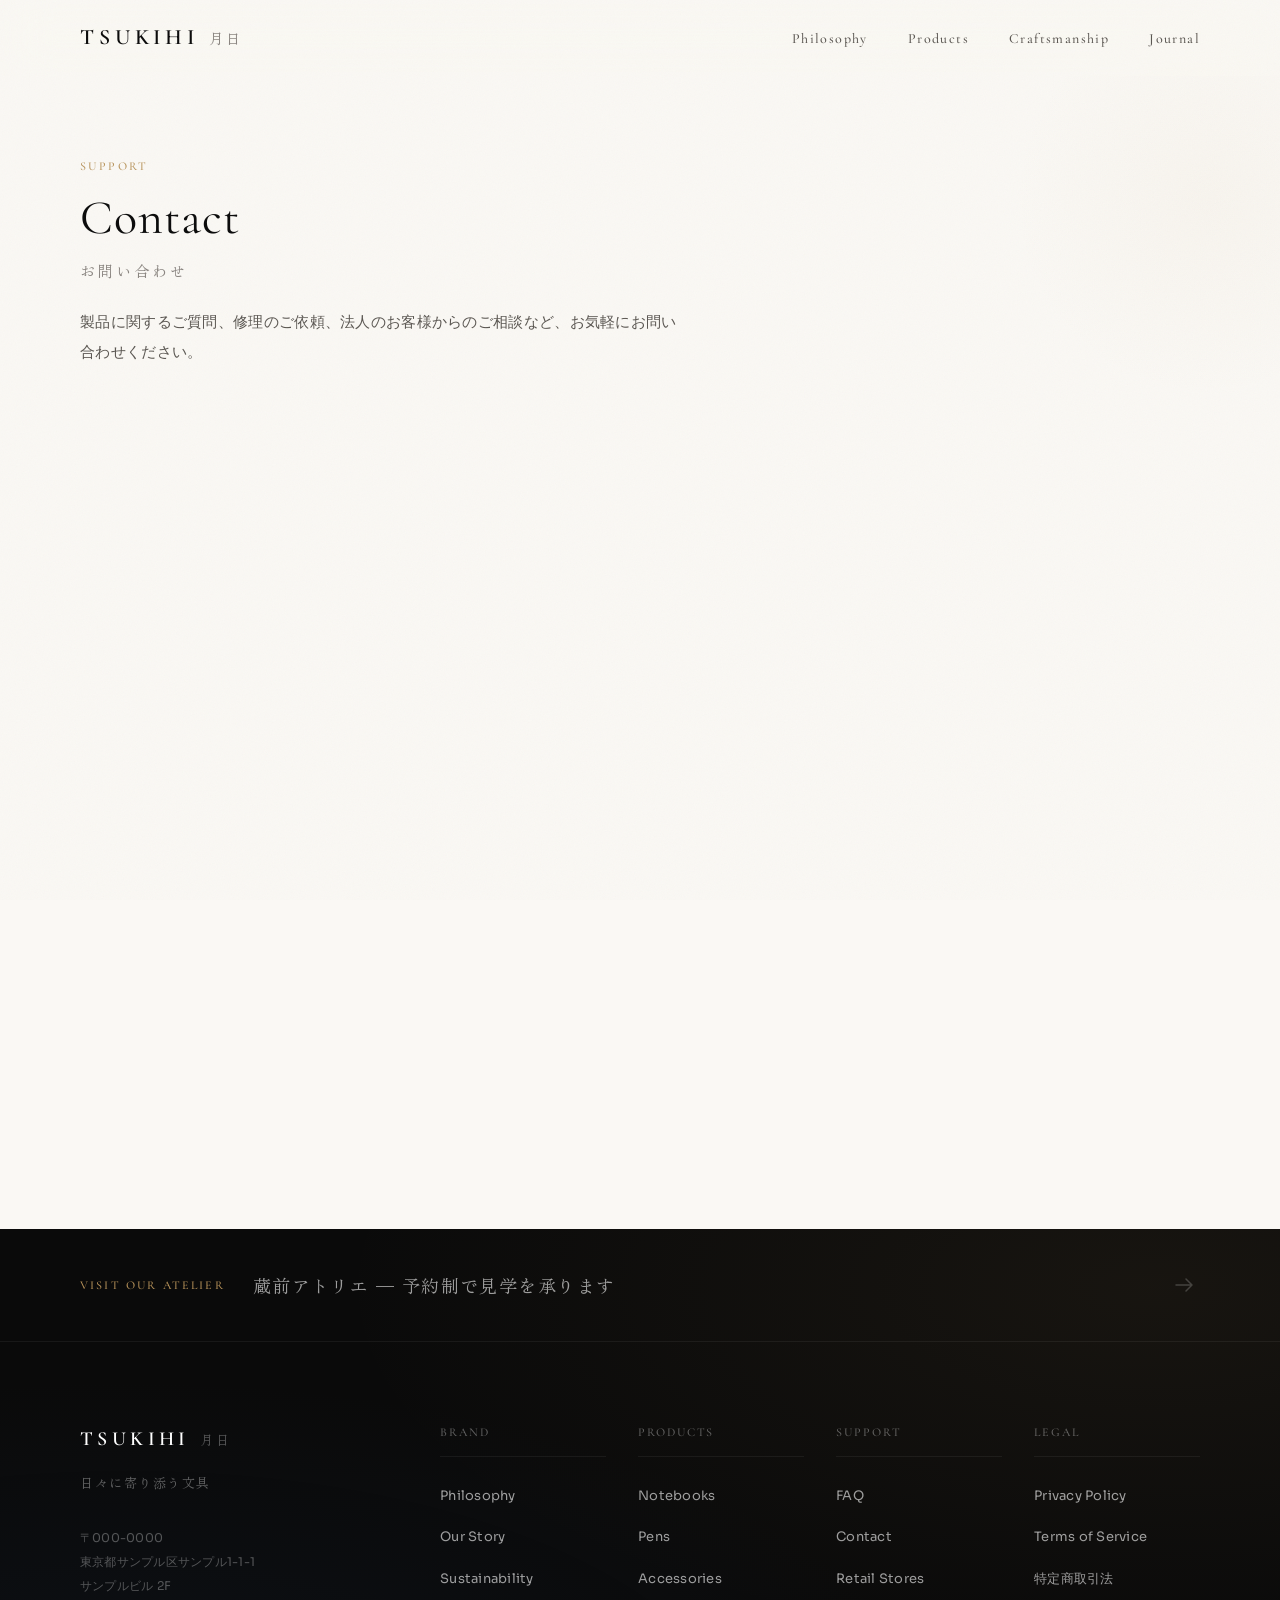
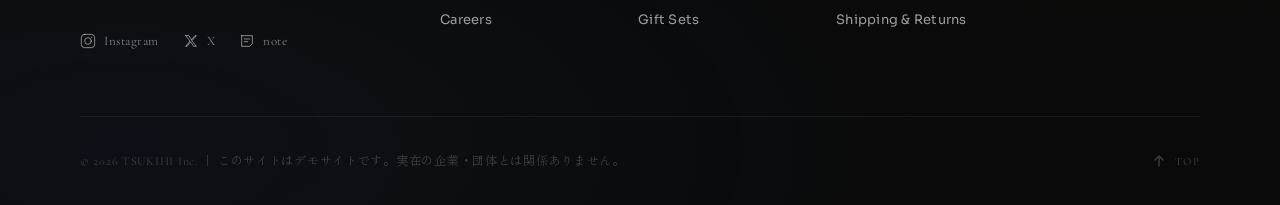
<file: contact.html>
<!DOCTYPE html>
<html lang="ja">
<head>
  <meta charset="UTF-8">
  <meta name="viewport" content="width=device-width, initial-scale=1.0">
  <title>Contact — TSUKIHI 月日</title>
  <meta name="description" content="TSUKIHIへのお問い合わせ。製品に関するご質問、修理・メンテナンス、法人のお客様もこちらから。">

  <!-- Open Graph -->
  <meta property="og:type" content="website">
  <meta property="og:title" content="Contact — TSUKIHI 月日">
  <meta property="og:description" content="TSUKIHIへのお問い合わせ。製品に関するご質問、修理・メンテナンス、法人のお客様もこちらから。">
  <meta property="og:url" content="https://tsumita2929.github.io/tsukihi-lp/contact.html">
  <meta property="og:image" content="https://tsumita2929.github.io/tsukihi-lp/images/og-image.png">
  <meta property="og:image:width" content="1200">
  <meta property="og:image:height" content="630">
  <meta property="og:site_name" content="TSUKIHI — 月日">
  <meta property="og:locale" content="ja_JP">

  <!-- Twitter Card -->
  <meta name="twitter:card" content="summary_large_image">
  <meta name="twitter:title" content="Contact — TSUKIHI 月日">
  <meta name="twitter:description" content="TSUKIHIへのお問い合わせ。製品に関するご質問、修理・メンテナンス、法人のお客様もこちらから。">
  <meta name="twitter:image" content="https://tsumita2929.github.io/tsukihi-lp/images/og-image.png">

  <link rel="preconnect" href="https://fonts.googleapis.com">
  <link rel="preconnect" href="https://fonts.gstatic.com" crossorigin>
  <link href="https://fonts.googleapis.com/css2?family=Cormorant+Garamond:ital,wght@0,300;0,400;0,500;0,600;1,400&family=Sora:wght@300;400;500;600&family=Zen+Old+Mincho:wght@400;500;600&display=swap" rel="stylesheet">
  <link rel="icon" type="image/svg+xml" href="favicon.svg">
  <link rel="stylesheet" href="style.css">
</head>
<body>
  <header class="header" id="header">
    <div class="header__inner">
      <a href="index.html" class="header__logo">
        <span class="logo-mark">TSUKIHI</span>
        <span class="logo-sub">月日</span>
      </a>
      <nav class="header__nav" id="nav">
        <ul class="header__nav-list">
          <li><a href="index.html#philosophy">Philosophy</a></li>
          <li><a href="index.html#products">Products</a></li>
          <li><a href="index.html#craftsmanship">Craftsmanship</a></li>
          <li><a href="index.html#journal">Journal</a></li>
        </ul>
      </nav>
      <button class="header__menu-btn" id="menuBtn" aria-label="メニューを開く">
        <span></span>
        <span></span>
      </button>
    </div>
  </header>

  <main>
    <section class="page-hero">
      <div class="container">
        <p class="page-hero__eyebrow">Support</p>
        <h1 class="page-hero__title">Contact</h1>
        <p class="page-hero__title-jp">お問い合わせ</p>
        <p class="page-hero__desc">製品に関するご質問、修理のご依頼、法人のお客様からのご相談など、お気軽にお問い合わせください。</p>
      </div>
    </section>

    <section class="page-section">
      <div class="container">
        <div class="contact-grid">
          <div class="contact-info reveal">
            <h2 class="page-section__heading">Information</h2>
            <dl>
              <dt>Email</dt>
              <dd>info@example.com</dd>
              <dt>Phone</dt>
              <dd>00-0000-0000</dd>
              <dt>Hours</dt>
              <dd>平日 10:00〜18:00（土日祝休業）</dd>
              <dt>Address</dt>
              <dd>
                〒000-0000<br>
                東京都サンプル区サンプル1-1-1<br>
                サンプルビル 2F
              </dd>
            </dl>
            <p>お問い合わせへのご返信は、2営業日以内にメールにてお送りいたします。お急ぎの場合はお電話にてご連絡ください。</p>
          </div>

          <div class="reveal">
            <h2 class="page-section__heading">Form</h2>
            <form onsubmit="return false;">
              <div class="form-group">
                <label class="form-label" for="name">お名前</label>
                <input class="form-input" type="text" id="name" name="name" required>
              </div>
              <div class="form-group">
                <label class="form-label" for="email">メールアドレス</label>
                <input class="form-input" type="email" id="email" name="email" required>
              </div>
              <div class="form-group">
                <label class="form-label" for="category">お問い合わせ種別</label>
                <select class="form-select" id="category" name="category" required>
                  <option value="" disabled selected>選択してください</option>
                  <option value="product">製品について</option>
                  <option value="repair">修理・メンテナンス</option>
                  <option value="corporate">法人のお客様</option>
                  <option value="other">その他</option>
                </select>
              </div>
              <div class="form-group">
                <label class="form-label" for="message">メッセージ</label>
                <textarea class="form-textarea" id="message" name="message" rows="6" required></textarea>
              </div>
              <button class="form-btn" type="submit">送信する</button>
            </form>
          </div>
        </div>
      </div>
    </section>
  </main>

  <footer class="footer">
    <div class="footer__cta">
      <div class="container">
        <a href="contact.html" class="footer__cta-inner">
          <span class="footer__cta-label">Visit Our Atelier</span>
          <span class="footer__cta-title">蔵前アトリエ — 予約制で見学を承ります</span>
          <svg class="footer__cta-arrow" width="32" height="32" viewBox="0 0 32 32" fill="none" aria-hidden="true">
            <path d="M8 16h16M18 10l6 6-6 6" stroke="currentColor" stroke-width="1.5" stroke-linecap="round" stroke-linejoin="round"/>
          </svg>
        </a>
      </div>
    </div>
    <div class="container">
      <div class="footer__main">
        <div class="footer__brand">
          <div class="footer__brand-head">
            <span class="footer__logo">TSUKIHI</span>
            <span class="footer__logo-jp">月日</span>
          </div>
          <p class="footer__tagline">日々に寄り添う文具</p>
          <address class="footer__address">
            〒000-0000<br>
            東京都サンプル区サンプル1-1-1<br>
            サンプルビル 2F
          </address>
          <div class="footer__social">
            <a href="#" class="footer__social-link">
              <svg width="16" height="16" viewBox="0 0 24 24" fill="none" stroke="currentColor" stroke-width="1.5" stroke-linecap="round" stroke-linejoin="round" aria-hidden="true">
                <rect x="2" y="2" width="20" height="20" rx="5"/>
                <circle cx="12" cy="12" r="5"/>
                <circle cx="17.5" cy="6.5" r="1" fill="currentColor" stroke="none"/>
              </svg>
              <span>Instagram</span>
            </a>
            <a href="#" class="footer__social-link">
              <svg width="16" height="16" viewBox="0 0 24 24" fill="none" stroke="currentColor" stroke-width="1.5" stroke-linecap="round" stroke-linejoin="round" aria-hidden="true">
                <path d="M4 4l6.5 8L4 20h2l5.5-6.8L16 20h4l-6.8-8.3L20 4h-2l-5.2 6.3L9 4H4z"/>
              </svg>
              <span>X</span>
            </a>
            <a href="#" class="footer__social-link">
              <svg width="16" height="16" viewBox="0 0 24 24" fill="none" stroke="currentColor" stroke-width="1.5" stroke-linecap="round" stroke-linejoin="round" aria-hidden="true">
                <path d="M4 4h16v12l-4 4H4V4z"/>
                <path d="M8 9h8M8 13h5"/>
              </svg>
              <span>note</span>
            </a>
          </div>
        </div>
        <nav class="footer__nav">
          <div class="footer__nav-group">
            <h4 class="footer__nav-heading">Brand</h4>
            <ul>
              <li><a href="index.html#philosophy">Philosophy</a></li>
              <li><a href="our-story.html">Our Story</a></li>
              <li><a href="sustainability.html">Sustainability</a></li>
              <li><a href="careers.html">Careers</a></li>
            </ul>
          </div>
          <div class="footer__nav-group">
            <h4 class="footer__nav-heading">Products</h4>
            <ul>
              <li><a href="index.html#products">Notebooks</a></li>
              <li><a href="pens.html">Pens</a></li>
              <li><a href="accessories.html">Accessories</a></li>
              <li><a href="gift-sets.html">Gift Sets</a></li>
            </ul>
          </div>
          <div class="footer__nav-group">
            <h4 class="footer__nav-heading">Support</h4>
            <ul>
              <li><a href="faq.html">FAQ</a></li>
              <li><a href="contact.html">Contact</a></li>
              <li><a href="retail-stores.html">Retail Stores</a></li>
              <li><a href="shipping.html">Shipping &amp; Returns</a></li>
            </ul>
          </div>
          <div class="footer__nav-group">
            <h4 class="footer__nav-heading">Legal</h4>
            <ul>
              <li><a href="privacy.html">Privacy Policy</a></li>
              <li><a href="terms.html">Terms of Service</a></li>
              <li><a href="tokushoho.html">特定商取引法</a></li>
            </ul>
          </div>
        </nav>
      </div>
      <div class="footer__bottom">
        <p class="footer__copyright">&copy; 2026 TSUKIHI Inc. ｜ このサイトはデモサイトです。実在の企業・団体とは関係ありません。</p>
        <button class="footer__totop" id="toTopBtn" aria-label="ページの先頭に戻る">
          <svg width="16" height="16" viewBox="0 0 16 16" fill="none" stroke="currentColor" stroke-width="1.5" stroke-linecap="round" stroke-linejoin="round">
            <path d="M8 13V3M4 7l4-4 4 4"/>
          </svg>
          <span>Top</span>
        </button>
      </div>
    </div>
  </footer>

  <script src="main.js"></script>
</body>
</html>
</file>
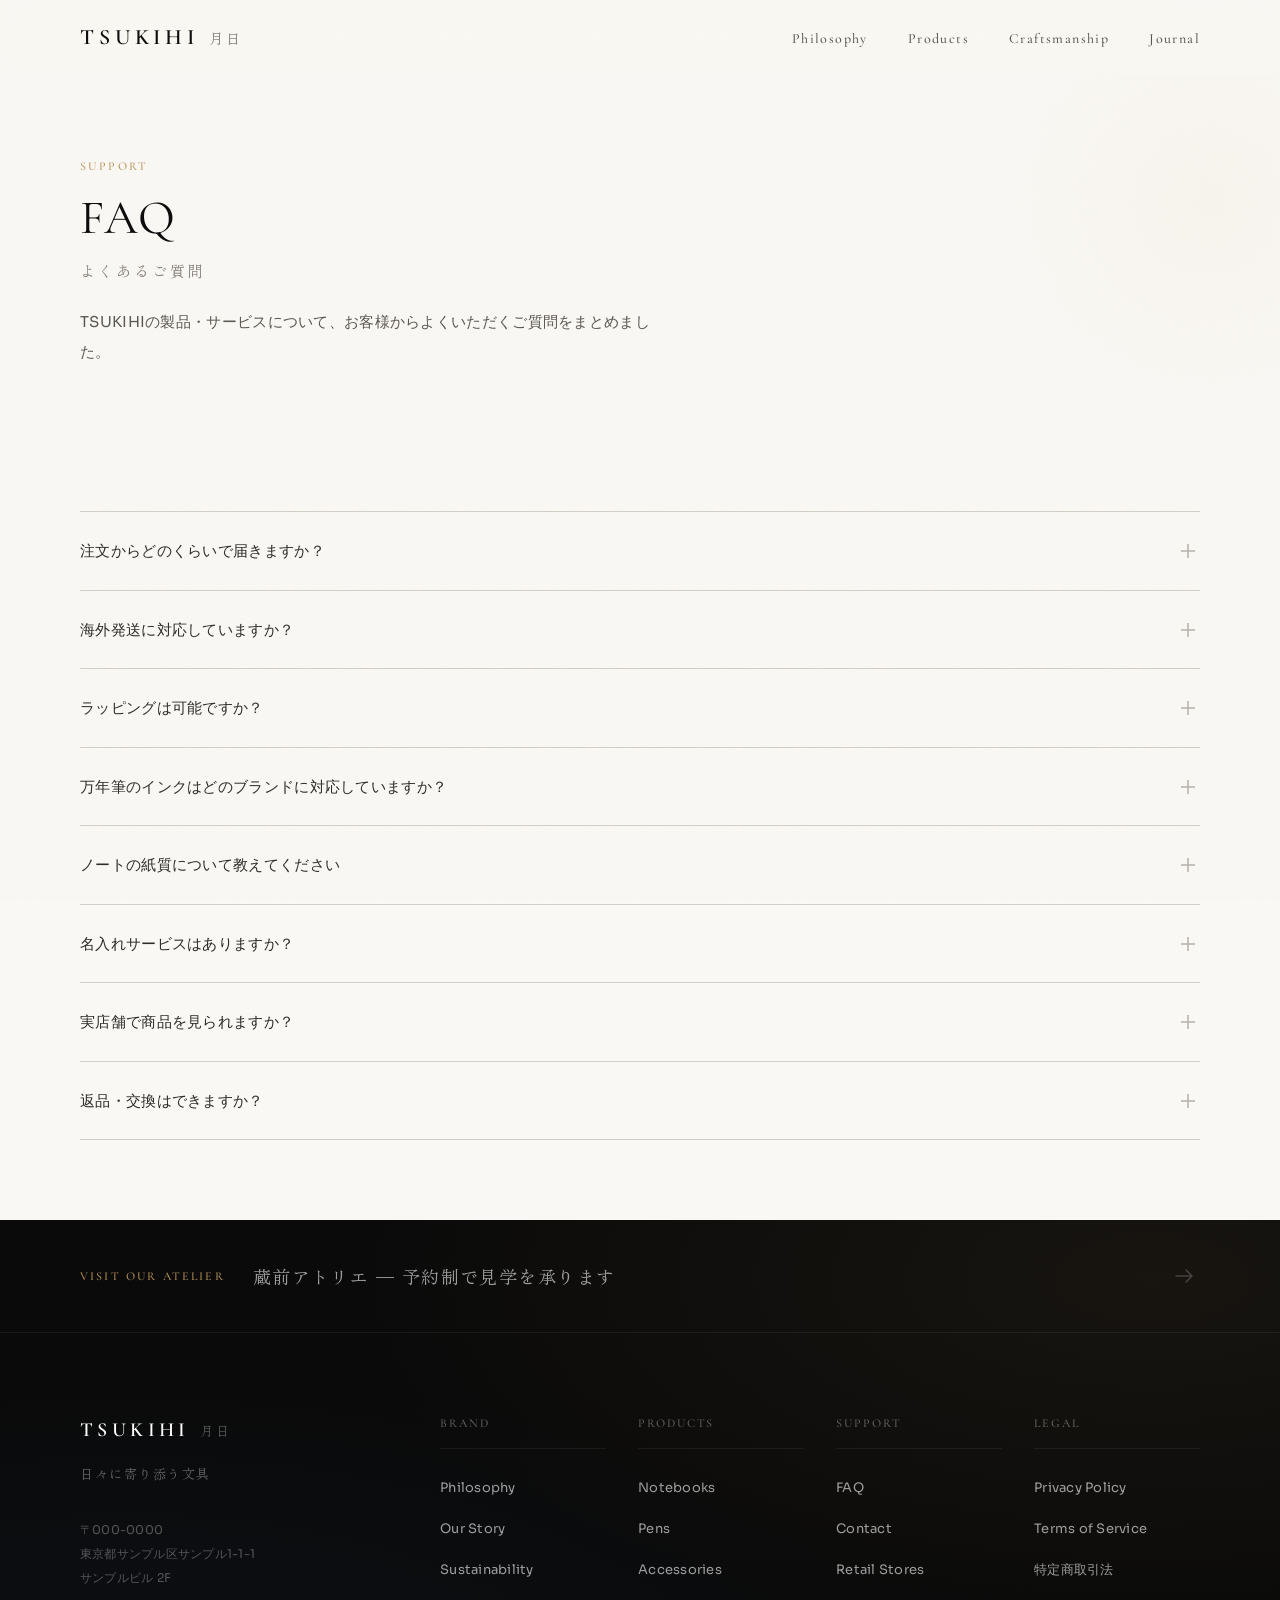
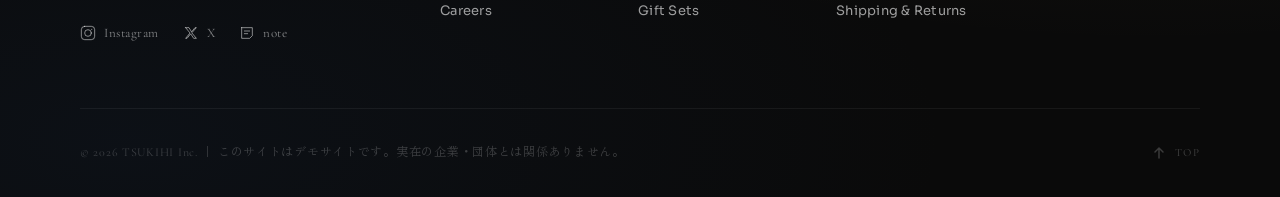
<file: faq.html>
<!DOCTYPE html>
<html lang="ja">
<head>
  <meta charset="UTF-8">
  <meta name="viewport" content="width=device-width, initial-scale=1.0">
  <title>FAQ — TSUKIHI 月日</title>
  <meta name="description" content="TSUKIHIの製品やサービスに関するよくあるご質問をまとめました。">

  <!-- Open Graph -->
  <meta property="og:type" content="website">
  <meta property="og:title" content="FAQ — TSUKIHI 月日">
  <meta property="og:description" content="TSUKIHIの製品やサービスに関するよくあるご質問をまとめました。">
  <meta property="og:url" content="https://tsumita2929.github.io/tsukihi-lp/faq.html">
  <meta property="og:image" content="https://tsumita2929.github.io/tsukihi-lp/images/og-image.png">
  <meta property="og:image:width" content="1200">
  <meta property="og:image:height" content="630">
  <meta property="og:site_name" content="TSUKIHI — 月日">
  <meta property="og:locale" content="ja_JP">

  <!-- Twitter Card -->
  <meta name="twitter:card" content="summary_large_image">
  <meta name="twitter:title" content="FAQ — TSUKIHI 月日">
  <meta name="twitter:description" content="TSUKIHIの製品やサービスに関するよくあるご質問をまとめました。">
  <meta name="twitter:image" content="https://tsumita2929.github.io/tsukihi-lp/images/og-image.png">

  <link rel="preconnect" href="https://fonts.googleapis.com">
  <link rel="preconnect" href="https://fonts.gstatic.com" crossorigin>
  <link href="https://fonts.googleapis.com/css2?family=Cormorant+Garamond:ital,wght@0,300;0,400;0,500;0,600;1,400&family=Sora:wght@300;400;500;600&family=Zen+Old+Mincho:wght@400;500;600&display=swap" rel="stylesheet">
  <link rel="icon" type="image/svg+xml" href="favicon.svg">
  <link rel="stylesheet" href="style.css">
</head>
<body>
  <header class="header" id="header">
    <div class="header__inner">
      <a href="index.html" class="header__logo">
        <span class="logo-mark">TSUKIHI</span>
        <span class="logo-sub">月日</span>
      </a>
      <nav class="header__nav" id="nav">
        <ul class="header__nav-list">
          <li><a href="index.html#philosophy">Philosophy</a></li>
          <li><a href="index.html#products">Products</a></li>
          <li><a href="index.html#craftsmanship">Craftsmanship</a></li>
          <li><a href="index.html#journal">Journal</a></li>
        </ul>
      </nav>
      <button class="header__menu-btn" id="menuBtn" aria-label="メニューを開く">
        <span></span>
        <span></span>
      </button>
    </div>
  </header>

  <main>
    <section class="page-hero">
      <div class="container">
        <p class="page-hero__eyebrow">Support</p>
        <h1 class="page-hero__title">FAQ</h1>
        <p class="page-hero__title-jp">よくあるご質問</p>
        <p class="page-hero__desc">TSUKIHIの製品・サービスについて、お客様からよくいただくご質問をまとめました。</p>
      </div>
    </section>

    <section class="page-section">
      <div class="container">
        <div class="faq-list">
          <div class="faq-item reveal">
            <button class="faq-item__question">
              <span>注文からどのくらいで届きますか？</span>
              <svg class="faq-item__icon" viewBox="0 0 24 24" fill="none" stroke="currentColor" stroke-width="1.5"><path d="M12 5v14M5 12h14"/></svg>
            </button>
            <div class="faq-item__answer">
              <div class="faq-item__answer-inner">
                <p>ご注文確定後、通常3〜5営業日でお届けいたします。在庫状況や配送先によりお届け日数が前後する場合がございます。お届け日の目安は、ご注文確認メールにてお知らせいたします。</p>
              </div>
            </div>
          </div>

          <div class="faq-item reveal">
            <button class="faq-item__question">
              <span>海外発送に対応していますか？</span>
              <svg class="faq-item__icon" viewBox="0 0 24 24" fill="none" stroke="currentColor" stroke-width="1.5"><path d="M12 5v14M5 12h14"/></svg>
            </button>
            <div class="faq-item__answer">
              <div class="faq-item__answer-inner">
                <p>現在、アジア圏（中国・台湾・香港・韓国・シンガポール）への発送に対応しております。その他の地域については順次対応を進めておりますので、今しばらくお待ちください。海外発送の送料・関税等の詳細はお問い合わせください。</p>
              </div>
            </div>
          </div>

          <div class="faq-item reveal">
            <button class="faq-item__question">
              <span>ラッピングは可能ですか？</span>
              <svg class="faq-item__icon" viewBox="0 0 24 24" fill="none" stroke="currentColor" stroke-width="1.5"><path d="M12 5v14M5 12h14"/></svg>
            </button>
            <div class="faq-item__answer">
              <div class="faq-item__answer-inner">
                <p>すべてのご注文に、TSUKIHIオリジナルの包装紙による無料ギフトラッピングをお選びいただけます。ご注文時にラッピングオプションをご選択ください。和紙を用いた上品な仕上がりで、大切な方への贈り物に最適です。</p>
              </div>
            </div>
          </div>

          <div class="faq-item reveal">
            <button class="faq-item__question">
              <span>万年筆のインクはどのブランドに対応していますか？</span>
              <svg class="faq-item__icon" viewBox="0 0 24 24" fill="none" stroke="currentColor" stroke-width="1.5"><path d="M12 5v14M5 12h14"/></svg>
            </button>
            <div class="faq-item__answer">
              <div class="faq-item__answer-inner">
                <p>TSUKIHIの万年筆は国際規格のインクカートリッジに対応しております。ペリカン、ウォーターマンなど、欧州規格カートリッジをそのままお使いいただけます。また、コンバーター（別売 ¥1,650）を装着すれば、お好みのボトルインクもご使用可能です。</p>
              </div>
            </div>
          </div>

          <div class="faq-item reveal">
            <button class="faq-item__question">
              <span>ノートの紙質について教えてください</span>
              <svg class="faq-item__icon" viewBox="0 0 24 24" fill="none" stroke="currentColor" stroke-width="1.5"><path d="M12 5v14M5 12h14"/></svg>
            </button>
            <div class="faq-item__answer">
              <div class="faq-item__answer-inner">
                <p>TSUKIHIのノートには、製紙メーカーと共同開発したオリジナル配合の用紙（80g/m²）を使用しています。万年筆のインクが裏抜けしにくく、滑らかな書き心地を実現しました。ボールペン、鉛筆、万年筆いずれの筆記具でも快適にお使いいただけます。</p>
              </div>
            </div>
          </div>

          <div class="faq-item reveal">
            <button class="faq-item__question">
              <span>名入れサービスはありますか？</span>
              <svg class="faq-item__icon" viewBox="0 0 24 24" fill="none" stroke="currentColor" stroke-width="1.5"><path d="M12 5v14M5 12h14"/></svg>
            </button>
            <div class="faq-item__answer">
              <div class="faq-item__answer-inner">
                <p>ノートカバーおよびペンケースにて、名入れサービス（+¥1,100）を承っております。アルファベット・ひらがな・カタカナに対応し、職人が一点ずつ箔押しで仕上げます。ご注文時にオプションよりお申し付けください。納期は通常より2〜3営業日ほど追加となります。</p>
              </div>
            </div>
          </div>

          <div class="faq-item reveal">
            <button class="faq-item__question">
              <span>実店舗で商品を見られますか？</span>
              <svg class="faq-item__icon" viewBox="0 0 24 24" fill="none" stroke="currentColor" stroke-width="1.5"><path d="M12 5v14M5 12h14"/></svg>
            </button>
            <div class="faq-item__answer">
              <div class="faq-item__answer-inner">
                <p>蔵前アトリエ（予約制）にて全ラインナップをご覧いただけます。また、全国の取扱店舗でも一部商品をお手に取っていただけます。お近くの取扱店舗は<a href="retail-stores.html">取扱店舗一覧</a>よりご確認ください。</p>
              </div>
            </div>
          </div>

          <div class="faq-item reveal">
            <button class="faq-item__question">
              <span>返品・交換はできますか？</span>
              <svg class="faq-item__icon" viewBox="0 0 24 24" fill="none" stroke="currentColor" stroke-width="1.5"><path d="M12 5v14M5 12h14"/></svg>
            </button>
            <div class="faq-item__answer">
              <div class="faq-item__answer-inner">
                <p>商品到着後7日以内の未使用品に限り、返品・交換を承っております。初期不良品については無償にて交換いたしますので、お手数ですが<a href="contact.html">お問い合わせフォーム</a>よりご連絡ください。なお、名入れ商品など、お客様のご要望に基づいて制作した商品の返品はお受けできかねます。</p>
              </div>
            </div>
          </div>
        </div>
      </div>
    </section>
  </main>

  <footer class="footer">
    <div class="footer__cta">
      <div class="container">
        <a href="contact.html" class="footer__cta-inner">
          <span class="footer__cta-label">Visit Our Atelier</span>
          <span class="footer__cta-title">蔵前アトリエ — 予約制で見学を承ります</span>
          <svg class="footer__cta-arrow" width="32" height="32" viewBox="0 0 32 32" fill="none" aria-hidden="true">
            <path d="M8 16h16M18 10l6 6-6 6" stroke="currentColor" stroke-width="1.5" stroke-linecap="round" stroke-linejoin="round"/>
          </svg>
        </a>
      </div>
    </div>
    <div class="container">
      <div class="footer__main">
        <div class="footer__brand">
          <div class="footer__brand-head">
            <span class="footer__logo">TSUKIHI</span>
            <span class="footer__logo-jp">月日</span>
          </div>
          <p class="footer__tagline">日々に寄り添う文具</p>
          <address class="footer__address">
            〒000-0000<br>
            東京都サンプル区サンプル1-1-1<br>
            サンプルビル 2F
          </address>
          <div class="footer__social">
            <a href="#" class="footer__social-link">
              <svg width="16" height="16" viewBox="0 0 24 24" fill="none" stroke="currentColor" stroke-width="1.5" stroke-linecap="round" stroke-linejoin="round" aria-hidden="true">
                <rect x="2" y="2" width="20" height="20" rx="5"/>
                <circle cx="12" cy="12" r="5"/>
                <circle cx="17.5" cy="6.5" r="1" fill="currentColor" stroke="none"/>
              </svg>
              <span>Instagram</span>
            </a>
            <a href="#" class="footer__social-link">
              <svg width="16" height="16" viewBox="0 0 24 24" fill="none" stroke="currentColor" stroke-width="1.5" stroke-linecap="round" stroke-linejoin="round" aria-hidden="true">
                <path d="M4 4l6.5 8L4 20h2l5.5-6.8L16 20h4l-6.8-8.3L20 4h-2l-5.2 6.3L9 4H4z"/>
              </svg>
              <span>X</span>
            </a>
            <a href="#" class="footer__social-link">
              <svg width="16" height="16" viewBox="0 0 24 24" fill="none" stroke="currentColor" stroke-width="1.5" stroke-linecap="round" stroke-linejoin="round" aria-hidden="true">
                <path d="M4 4h16v12l-4 4H4V4z"/>
                <path d="M8 9h8M8 13h5"/>
              </svg>
              <span>note</span>
            </a>
          </div>
        </div>
        <nav class="footer__nav">
          <div class="footer__nav-group">
            <h4 class="footer__nav-heading">Brand</h4>
            <ul>
              <li><a href="index.html#philosophy">Philosophy</a></li>
              <li><a href="our-story.html">Our Story</a></li>
              <li><a href="sustainability.html">Sustainability</a></li>
              <li><a href="careers.html">Careers</a></li>
            </ul>
          </div>
          <div class="footer__nav-group">
            <h4 class="footer__nav-heading">Products</h4>
            <ul>
              <li><a href="index.html#products">Notebooks</a></li>
              <li><a href="pens.html">Pens</a></li>
              <li><a href="accessories.html">Accessories</a></li>
              <li><a href="gift-sets.html">Gift Sets</a></li>
            </ul>
          </div>
          <div class="footer__nav-group">
            <h4 class="footer__nav-heading">Support</h4>
            <ul>
              <li><a href="faq.html">FAQ</a></li>
              <li><a href="contact.html">Contact</a></li>
              <li><a href="retail-stores.html">Retail Stores</a></li>
              <li><a href="shipping.html">Shipping &amp; Returns</a></li>
            </ul>
          </div>
          <div class="footer__nav-group">
            <h4 class="footer__nav-heading">Legal</h4>
            <ul>
              <li><a href="privacy.html">Privacy Policy</a></li>
              <li><a href="terms.html">Terms of Service</a></li>
              <li><a href="tokushoho.html">特定商取引法</a></li>
            </ul>
          </div>
        </nav>
      </div>
      <div class="footer__bottom">
        <p class="footer__copyright">&copy; 2026 TSUKIHI Inc. ｜ このサイトはデモサイトです。実在の企業・団体とは関係ありません。</p>
        <button class="footer__totop" id="toTopBtn" aria-label="ページの先頭に戻る">
          <svg width="16" height="16" viewBox="0 0 16 16" fill="none" stroke="currentColor" stroke-width="1.5" stroke-linecap="round" stroke-linejoin="round">
            <path d="M8 13V3M4 7l4-4 4 4"/>
          </svg>
          <span>Top</span>
        </button>
      </div>
    </div>
  </footer>

  <script src="main.js"></script>
</body>
</html>
</file>
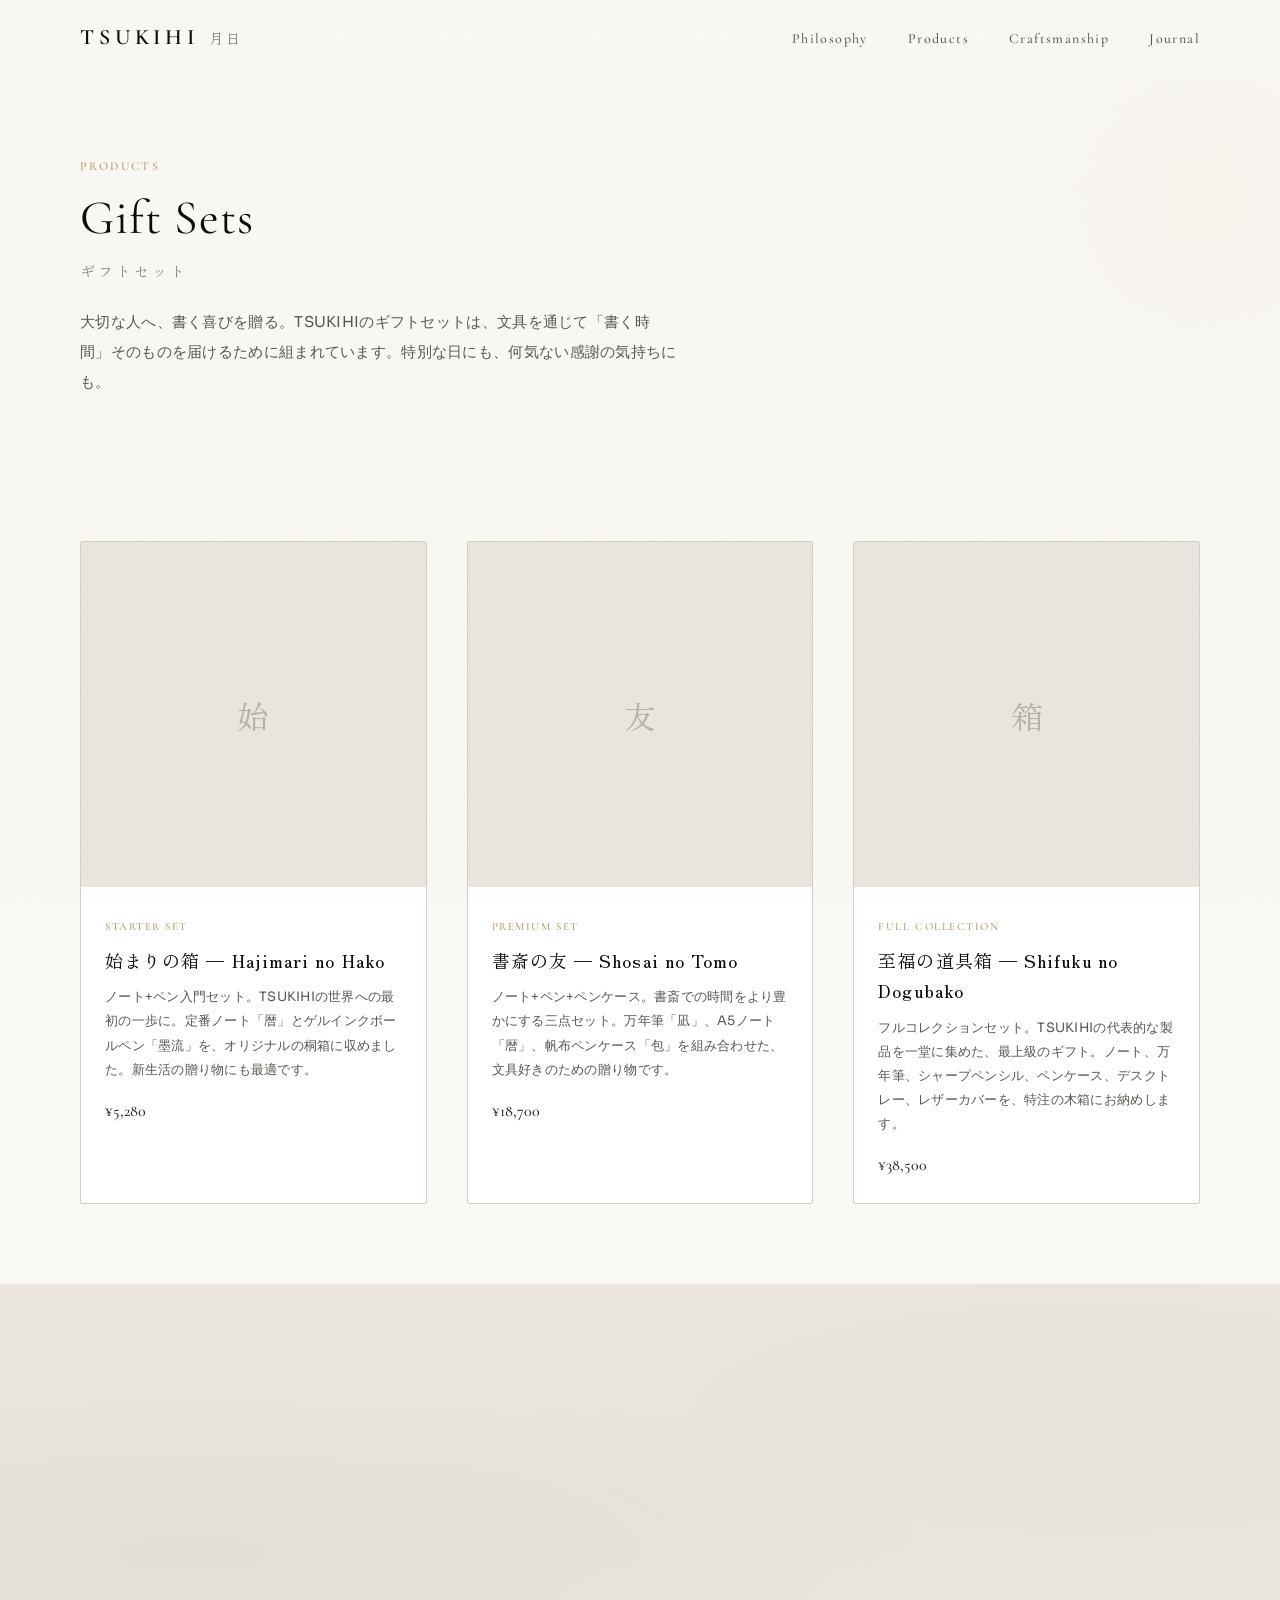
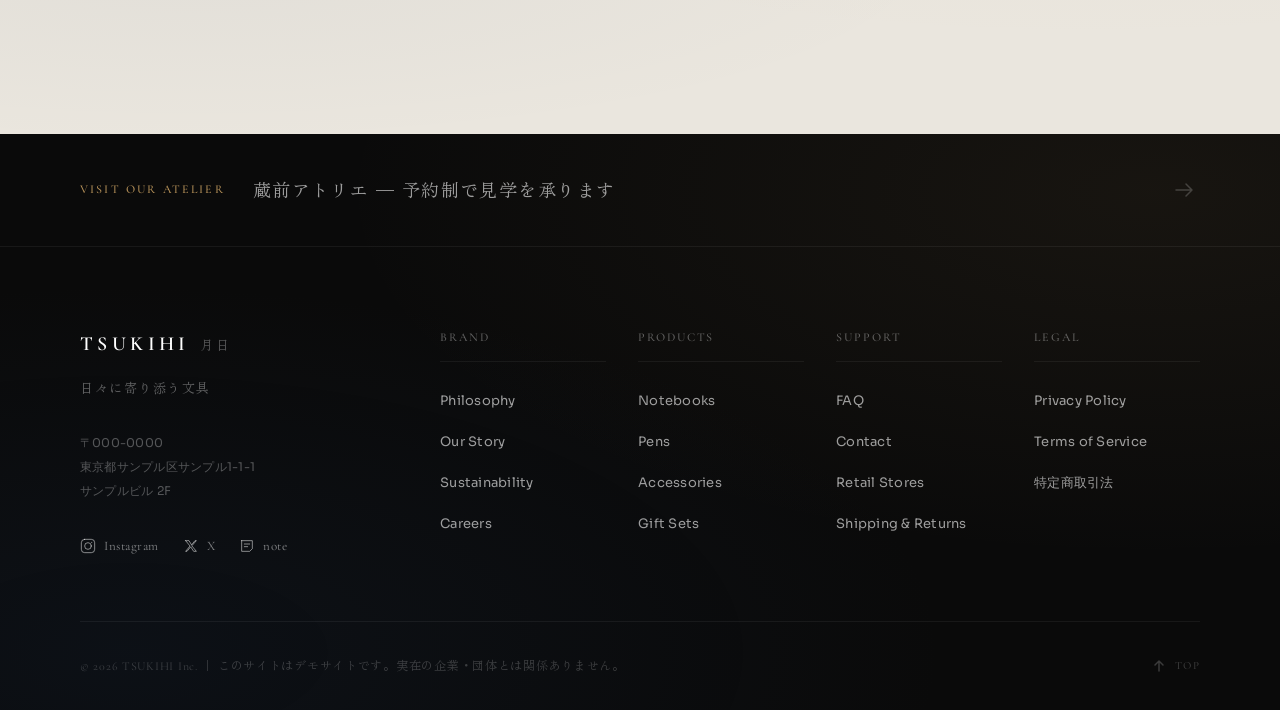
<file: gift-sets.html>
<!DOCTYPE html>
<html lang="ja">
<head>
  <meta charset="UTF-8">
  <meta name="viewport" content="width=device-width, initial-scale=1.0">
  <title>Gift Sets — TSUKIHI 月日</title>
  <meta name="description" content="大切な方への贈り物に。TSUKIHIの文具を美しいギフトセットでお届けします。">

  <!-- Open Graph -->
  <meta property="og:type" content="website">
  <meta property="og:title" content="Gift Sets — TSUKIHI 月日">
  <meta property="og:description" content="大切な方への贈り物に。TSUKIHIの文具を美しいギフトセットでお届けします。">
  <meta property="og:url" content="https://tsumita2929.github.io/tsukihi-lp/gift-sets.html">
  <meta property="og:image" content="https://tsumita2929.github.io/tsukihi-lp/images/og-image.png">
  <meta property="og:image:width" content="1200">
  <meta property="og:image:height" content="630">
  <meta property="og:site_name" content="TSUKIHI — 月日">
  <meta property="og:locale" content="ja_JP">

  <!-- Twitter Card -->
  <meta name="twitter:card" content="summary_large_image">
  <meta name="twitter:title" content="Gift Sets — TSUKIHI 月日">
  <meta name="twitter:description" content="大切な方への贈り物に。TSUKIHIの文具を美しいギフトセットでお届けします。">
  <meta name="twitter:image" content="https://tsumita2929.github.io/tsukihi-lp/images/og-image.png">

  <link rel="preconnect" href="https://fonts.googleapis.com">
  <link rel="preconnect" href="https://fonts.gstatic.com" crossorigin>
  <link href="https://fonts.googleapis.com/css2?family=Cormorant+Garamond:ital,wght@0,300;0,400;0,500;0,600;1,400&family=Sora:wght@300;400;500;600&family=Zen+Old+Mincho:wght@400;500;600&display=swap" rel="stylesheet">
  <link rel="icon" type="image/svg+xml" href="favicon.svg">
  <link rel="stylesheet" href="style.css">
</head>
<body>
  <header class="header" id="header">
    <div class="header__inner">
      <a href="index.html" class="header__logo">
        <span class="logo-mark">TSUKIHI</span>
        <span class="logo-sub">月日</span>
      </a>
      <nav class="header__nav" id="nav">
        <ul class="header__nav-list">
          <li><a href="index.html#philosophy">Philosophy</a></li>
          <li><a href="index.html#products">Products</a></li>
          <li><a href="index.html#craftsmanship">Craftsmanship</a></li>
          <li><a href="index.html#journal">Journal</a></li>
        </ul>
      </nav>
      <button class="header__menu-btn" id="menuBtn" aria-label="メニューを開く">
        <span></span>
        <span></span>
      </button>
    </div>
  </header>

  <main>
    <section class="page-hero">
      <div class="container">
        <p class="page-hero__eyebrow">Products</p>
        <h1 class="page-hero__title">Gift Sets</h1>
        <p class="page-hero__title-jp">ギフトセット</p>
        <p class="page-hero__desc">大切な人へ、書く喜びを贈る。TSUKIHIのギフトセットは、文具を通じて「書く時間」そのものを届けるために組まれています。特別な日にも、何気ない感謝の気持ちにも。</p>
      </div>
    </section>

    <section class="page-section">
      <div class="container">
        <div class="product-grid">
          <div class="product-grid-card reveal">
            <div class="product-grid-card__image">始</div>
            <div class="product-grid-card__body">
              <p class="product-grid-card__category">Starter Set</p>
              <h3 class="product-grid-card__name">始まりの箱 — Hajimari no Hako</h3>
              <p class="product-grid-card__desc">ノート+ペン入門セット。TSUKIHIの世界への最初の一歩に。定番ノート「暦」とゲルインクボールペン「墨流」を、オリジナルの桐箱に収めました。新生活の贈り物にも最適です。</p>
              <p class="product-grid-card__price">&yen;5,280</p>
            </div>
          </div>

          <div class="product-grid-card reveal">
            <div class="product-grid-card__image">友</div>
            <div class="product-grid-card__body">
              <p class="product-grid-card__category">Premium Set</p>
              <h3 class="product-grid-card__name">書斎の友 — Shosai no Tomo</h3>
              <p class="product-grid-card__desc">ノート+ペン+ペンケース。書斎での時間をより豊かにする三点セット。万年筆「凪」、A5ノート「暦」、帆布ペンケース「包」を組み合わせた、文具好きのための贈り物です。</p>
              <p class="product-grid-card__price">&yen;18,700</p>
            </div>
          </div>

          <div class="product-grid-card reveal">
            <div class="product-grid-card__image">箱</div>
            <div class="product-grid-card__body">
              <p class="product-grid-card__category">Full Collection</p>
              <h3 class="product-grid-card__name">至福の道具箱 — Shifuku no Dogubako</h3>
              <p class="product-grid-card__desc">フルコレクションセット。TSUKIHIの代表的な製品を一堂に集めた、最上級のギフト。ノート、万年筆、シャープペンシル、ペンケース、デスクトレー、レザーカバーを、特注の木箱にお納めします。</p>
              <p class="product-grid-card__price">&yen;38,500</p>
            </div>
          </div>
        </div>
      </div>
    </section>

    <section class="page-section page-section--alt">
      <div class="container">
        <h2 class="page-section__heading reveal">Gift Wrapping</h2>
        <div class="page-text reveal">
          <p>TSUKIHIのギフトラッピングは、贈り物を開ける瞬間の喜びまでを設計しています。すべてのギフトセットは、国産の和紙と水引を使った包装でお届けします。</p>
          <p>入門セット「始まりの箱」は越前和紙で包んだ桐箱に、プレミアムセット「書斎の友」は墨染めの和紙と組紐で仕上げた化粧箱に、フルコレクション「至福の道具箱」は飛騨の木工職人が手がけたウォールナットの木箱にお納めします。</p>
          <p>のし紙やメッセージカードのご用意も承ります。ご注文時に備考欄でお申し付けください。法人様の記念品や周年ギフトなど、まとまった数量のご注文は別途ご相談を承りますので、お気軽にお問い合わせください。</p>
        </div>
      </div>
    </section>
  </main>

  <footer class="footer">
    <div class="footer__cta">
      <div class="container">
        <a href="contact.html" class="footer__cta-inner">
          <span class="footer__cta-label">Visit Our Atelier</span>
          <span class="footer__cta-title">蔵前アトリエ — 予約制で見学を承ります</span>
          <svg class="footer__cta-arrow" width="32" height="32" viewBox="0 0 32 32" fill="none" aria-hidden="true">
            <path d="M8 16h16M18 10l6 6-6 6" stroke="currentColor" stroke-width="1.5" stroke-linecap="round" stroke-linejoin="round"/>
          </svg>
        </a>
      </div>
    </div>
    <div class="container">
      <div class="footer__main">
        <div class="footer__brand">
          <div class="footer__brand-head">
            <span class="footer__logo">TSUKIHI</span>
            <span class="footer__logo-jp">月日</span>
          </div>
          <p class="footer__tagline">日々に寄り添う文具</p>
          <address class="footer__address">
            〒000-0000<br>
            東京都サンプル区サンプル1-1-1<br>
            サンプルビル 2F
          </address>
          <div class="footer__social">
            <a href="#" class="footer__social-link">
              <svg width="16" height="16" viewBox="0 0 24 24" fill="none" stroke="currentColor" stroke-width="1.5" stroke-linecap="round" stroke-linejoin="round" aria-hidden="true">
                <rect x="2" y="2" width="20" height="20" rx="5"/>
                <circle cx="12" cy="12" r="5"/>
                <circle cx="17.5" cy="6.5" r="1" fill="currentColor" stroke="none"/>
              </svg>
              <span>Instagram</span>
            </a>
            <a href="#" class="footer__social-link">
              <svg width="16" height="16" viewBox="0 0 24 24" fill="none" stroke="currentColor" stroke-width="1.5" stroke-linecap="round" stroke-linejoin="round" aria-hidden="true">
                <path d="M4 4l6.5 8L4 20h2l5.5-6.8L16 20h4l-6.8-8.3L20 4h-2l-5.2 6.3L9 4H4z"/>
              </svg>
              <span>X</span>
            </a>
            <a href="#" class="footer__social-link">
              <svg width="16" height="16" viewBox="0 0 24 24" fill="none" stroke="currentColor" stroke-width="1.5" stroke-linecap="round" stroke-linejoin="round" aria-hidden="true">
                <path d="M4 4h16v12l-4 4H4V4z"/>
                <path d="M8 9h8M8 13h5"/>
              </svg>
              <span>note</span>
            </a>
          </div>
        </div>
        <nav class="footer__nav">
          <div class="footer__nav-group">
            <h4 class="footer__nav-heading">Brand</h4>
            <ul>
              <li><a href="index.html#philosophy">Philosophy</a></li>
              <li><a href="our-story.html">Our Story</a></li>
              <li><a href="sustainability.html">Sustainability</a></li>
              <li><a href="careers.html">Careers</a></li>
            </ul>
          </div>
          <div class="footer__nav-group">
            <h4 class="footer__nav-heading">Products</h4>
            <ul>
              <li><a href="index.html#products">Notebooks</a></li>
              <li><a href="pens.html">Pens</a></li>
              <li><a href="accessories.html">Accessories</a></li>
              <li><a href="gift-sets.html">Gift Sets</a></li>
            </ul>
          </div>
          <div class="footer__nav-group">
            <h4 class="footer__nav-heading">Support</h4>
            <ul>
              <li><a href="faq.html">FAQ</a></li>
              <li><a href="contact.html">Contact</a></li>
              <li><a href="retail-stores.html">Retail Stores</a></li>
              <li><a href="shipping.html">Shipping &amp; Returns</a></li>
            </ul>
          </div>
          <div class="footer__nav-group">
            <h4 class="footer__nav-heading">Legal</h4>
            <ul>
              <li><a href="privacy.html">Privacy Policy</a></li>
              <li><a href="terms.html">Terms of Service</a></li>
              <li><a href="tokushoho.html">特定商取引法</a></li>
            </ul>
          </div>
        </nav>
      </div>
      <div class="footer__bottom">
        <p class="footer__copyright">&copy; 2026 TSUKIHI Inc. ｜ このサイトはデモサイトです。実在の企業・団体とは関係ありません。</p>
        <button class="footer__totop" id="toTopBtn" aria-label="ページの先頭に戻る">
          <svg width="16" height="16" viewBox="0 0 16 16" fill="none" stroke="currentColor" stroke-width="1.5" stroke-linecap="round" stroke-linejoin="round">
            <path d="M8 13V3M4 7l4-4 4 4"/>
          </svg>
          <span>Top</span>
        </button>
      </div>
    </div>
  </footer>

  <script src="main.js"></script>
</body>
</html>
</file>
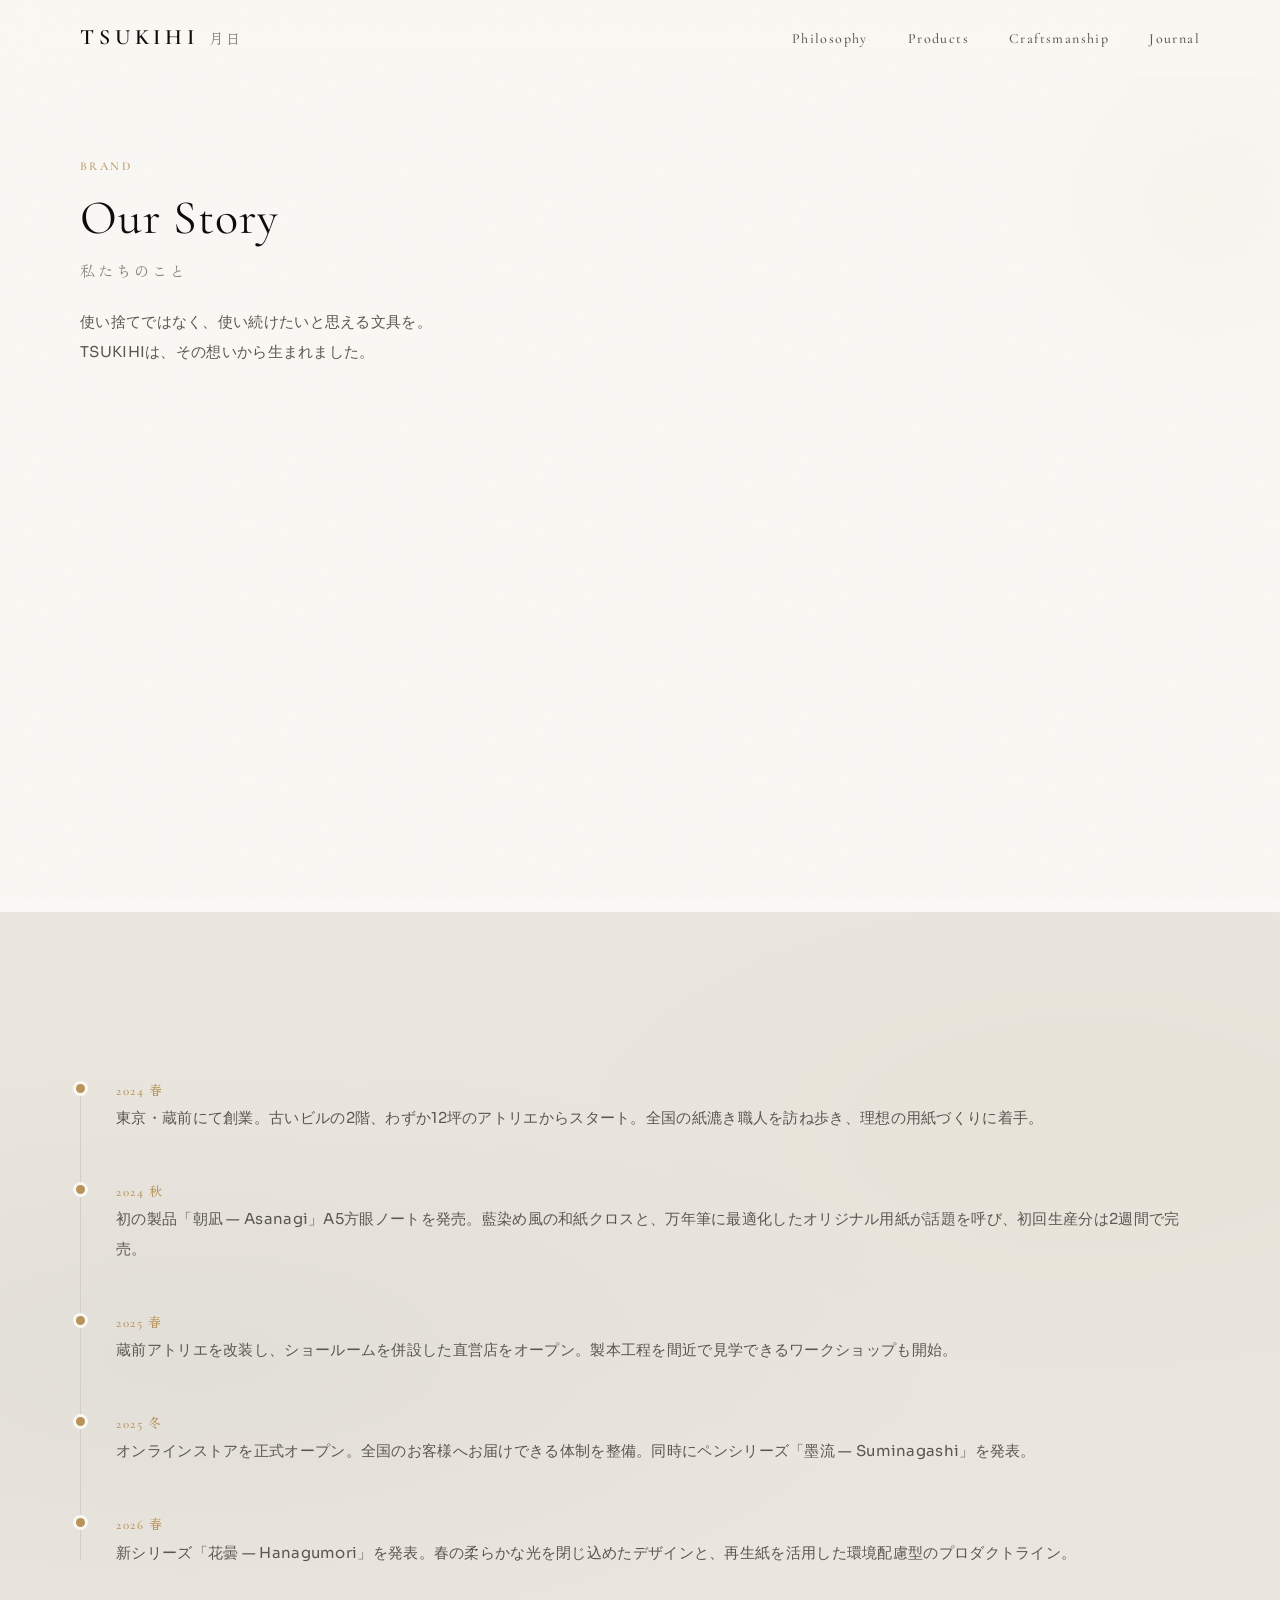
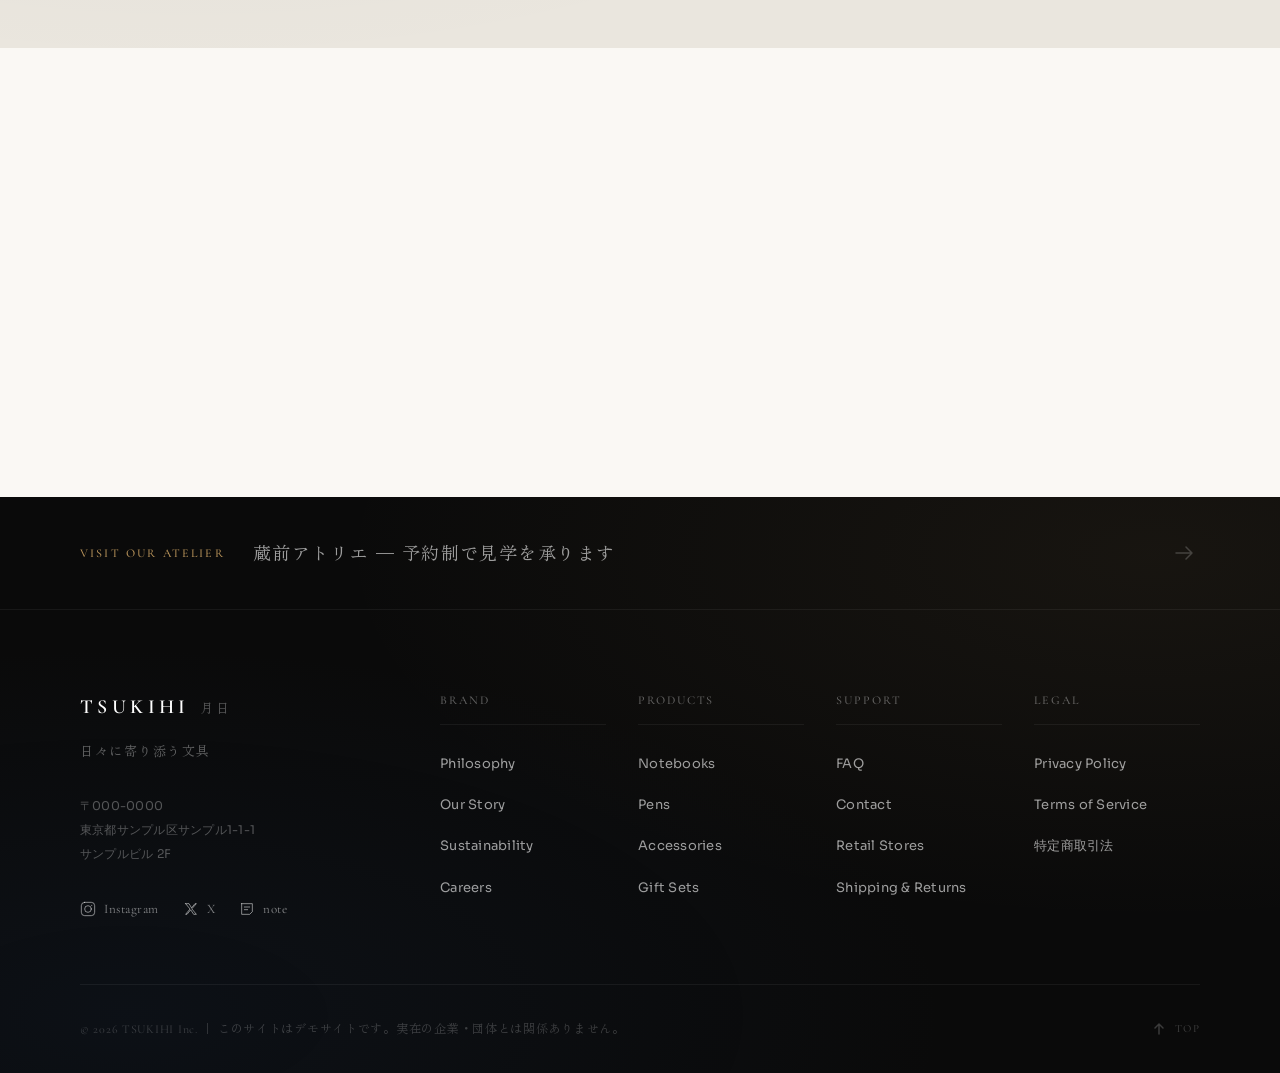
<file: our-story.html>
<!DOCTYPE html>
<html lang="ja">
<head>
  <meta charset="UTF-8">
  <meta name="viewport" content="width=device-width, initial-scale=1.0">
  <title>Our Story — TSUKIHI 月日</title>
  <meta name="description" content="蔵前の12坪のアトリエから始まったTSUKIHIの物語。使い捨てではない、本当に使い続けたい筆記具を。">

  <!-- Open Graph -->
  <meta property="og:type" content="website">
  <meta property="og:title" content="Our Story — TSUKIHI 月日">
  <meta property="og:description" content="蔵前の12坪のアトリエから始まったTSUKIHIの物語。使い捨てではない、本当に使い続けたい筆記具を。">
  <meta property="og:url" content="https://tsumita2929.github.io/tsukihi-lp/our-story.html">
  <meta property="og:image" content="https://tsumita2929.github.io/tsukihi-lp/images/og-image.png">
  <meta property="og:image:width" content="1200">
  <meta property="og:image:height" content="630">
  <meta property="og:site_name" content="TSUKIHI — 月日">
  <meta property="og:locale" content="ja_JP">

  <!-- Twitter Card -->
  <meta name="twitter:card" content="summary_large_image">
  <meta name="twitter:title" content="Our Story — TSUKIHI 月日">
  <meta name="twitter:description" content="蔵前の12坪のアトリエから始まったTSUKIHIの物語。使い捨てではない、本当に使い続けたい筆記具を。">
  <meta name="twitter:image" content="https://tsumita2929.github.io/tsukihi-lp/images/og-image.png">

  <link rel="preconnect" href="https://fonts.googleapis.com">
  <link rel="preconnect" href="https://fonts.gstatic.com" crossorigin>
  <link href="https://fonts.googleapis.com/css2?family=Cormorant+Garamond:ital,wght@0,300;0,400;0,500;0,600;1,400&family=Sora:wght@300;400;500;600&family=Zen+Old+Mincho:wght@400;500;600&display=swap" rel="stylesheet">
  <link rel="icon" type="image/svg+xml" href="favicon.svg">
  <link rel="stylesheet" href="style.css">
</head>
<body>
  <header class="header" id="header">
    <div class="header__inner">
      <a href="index.html" class="header__logo">
        <span class="logo-mark">TSUKIHI</span>
        <span class="logo-sub">月日</span>
      </a>
      <nav class="header__nav" id="nav">
        <ul class="header__nav-list">
          <li><a href="index.html#philosophy">Philosophy</a></li>
          <li><a href="index.html#products">Products</a></li>
          <li><a href="index.html#craftsmanship">Craftsmanship</a></li>
          <li><a href="index.html#journal">Journal</a></li>
        </ul>
      </nav>
      <button class="header__menu-btn" id="menuBtn" aria-label="メニューを開く">
        <span></span>
        <span></span>
      </button>
    </div>
  </header>
  <main>

  <section class="page-hero">
    <div class="container">
      <p class="page-hero__eyebrow">Brand</p>
      <h1 class="page-hero__title">Our Story</h1>
      <p class="page-hero__title-jp">私たちのこと</p>
      <p class="page-hero__desc">使い捨てではなく、使い続けたいと思える文具を。<br>TSUKIHIは、その想いから生まれました。</p>
    </div>
  </section>

  <section class="page-section">
    <div class="container">
      <h2 class="page-section__heading reveal">The Beginning</h2>
      <div class="page-text reveal">
        <p>TSUKIHIの創業者は、大手メーカーでプロダクトデザイナーとして10年以上のキャリアを積んできました。効率と量産を追い求める日々の中で、ふと気づいたのは、自分自身が本当に使い続けたいと思える文具がないという事実でした。</p>
        <p>大量生産・大量消費を前提とした文具は、どれも均一で、使い捨てが当たり前。書く道具にもっと愛着を持てるはずだ——その確信が、TSUKIHIの出発点になりました。</p>
        <p>2024年春、東京・蔵前の古いビルの一室で、TSUKIHIは産声を上げます。「月日」という名前には、毎日の暮らしに静かに寄り添い、使い込むほどに味わいを増す道具をつくりたいという願いを込めました。日々の積み重ねが、やがて大きな時間の流れになるように。</p>
      </div>
    </div>
  </section>

  <section class="page-section page-section--alt">
    <div class="container">
      <h2 class="page-section__heading reveal">Our Journey</h2>
      <div class="timeline">
        <div class="timeline__item reveal">
          <span class="timeline__year">2024 春</span>
          <p class="timeline__text">東京・蔵前にて創業。古いビルの2階、わずか12坪のアトリエからスタート。全国の紙漉き職人を訪ね歩き、理想の用紙づくりに着手。</p>
        </div>
        <div class="timeline__item reveal">
          <span class="timeline__year">2024 秋</span>
          <p class="timeline__text">初の製品「朝凪 — Asanagi」A5方眼ノートを発売。藍染め風の和紙クロスと、万年筆に最適化したオリジナル用紙が話題を呼び、初回生産分は2週間で完売。</p>
        </div>
        <div class="timeline__item reveal">
          <span class="timeline__year">2025 春</span>
          <p class="timeline__text">蔵前アトリエを改装し、ショールームを併設した直営店をオープン。製本工程を間近で見学できるワークショップも開始。</p>
        </div>
        <div class="timeline__item reveal">
          <span class="timeline__year">2025 冬</span>
          <p class="timeline__text">オンラインストアを正式オープン。全国のお客様へお届けできる体制を整備。同時にペンシリーズ「墨流 — Suminagashi」を発表。</p>
        </div>
        <div class="timeline__item reveal">
          <span class="timeline__year">2026 春</span>
          <p class="timeline__text">新シリーズ「花曇 — Hanagumori」を発表。春の柔らかな光を閉じ込めたデザインと、再生紙を活用した環境配慮型のプロダクトライン。</p>
        </div>
      </div>
    </div>
  </section>

  <section class="page-section">
    <div class="container">
      <h2 class="page-section__heading reveal">What We Believe</h2>
      <div class="page-text reveal">
        <p>私たちが大切にしているのは、「つくる人」と「使う人」の距離を縮めることです。TSUKIHIの製品には、素材を選び、紙を漉き、製本する職人たちの想いが込められています。お客様にはその背景を知ったうえで、長く使い続けていただきたいと考えています。</p>
        <p>文具は日用品であると同時に、極めて個人的な道具です。手に触れ、言葉を紡ぎ、思考を形にする——その親密な行為に応えるために、私たちは素材の手触り、開きやすさ、書き心地の一つひとつに妥協しません。</p>
        <p>大きな規模を目指すのではなく、一人ひとりのお客様に確かな満足をお届けすること。それがTSUKIHIの変わらない信条です。</p>
      </div>
    </div>
  </section>
  </main>

  <footer class="footer">
    <div class="footer__cta">
      <div class="container">
        <a href="contact.html" class="footer__cta-inner">
          <span class="footer__cta-label">Visit Our Atelier</span>
          <span class="footer__cta-title">蔵前アトリエ — 予約制で見学を承ります</span>
          <svg class="footer__cta-arrow" width="32" height="32" viewBox="0 0 32 32" fill="none" aria-hidden="true">
            <path d="M8 16h16M18 10l6 6-6 6" stroke="currentColor" stroke-width="1.5" stroke-linecap="round" stroke-linejoin="round"/>
          </svg>
        </a>
      </div>
    </div>
    <div class="container">
      <div class="footer__main">
        <div class="footer__brand">
          <div class="footer__brand-head">
            <span class="footer__logo">TSUKIHI</span>
            <span class="footer__logo-jp">月日</span>
          </div>
          <p class="footer__tagline">日々に寄り添う文具</p>
          <address class="footer__address">
            〒000-0000<br>
            東京都サンプル区サンプル1-1-1<br>
            サンプルビル 2F
          </address>
          <div class="footer__social">
            <a href="#" class="footer__social-link">
              <svg width="16" height="16" viewBox="0 0 24 24" fill="none" stroke="currentColor" stroke-width="1.5" stroke-linecap="round" stroke-linejoin="round" aria-hidden="true">
                <rect x="2" y="2" width="20" height="20" rx="5"/>
                <circle cx="12" cy="12" r="5"/>
                <circle cx="17.5" cy="6.5" r="1" fill="currentColor" stroke="none"/>
              </svg>
              <span>Instagram</span>
            </a>
            <a href="#" class="footer__social-link">
              <svg width="16" height="16" viewBox="0 0 24 24" fill="none" stroke="currentColor" stroke-width="1.5" stroke-linecap="round" stroke-linejoin="round" aria-hidden="true">
                <path d="M4 4l6.5 8L4 20h2l5.5-6.8L16 20h4l-6.8-8.3L20 4h-2l-5.2 6.3L9 4H4z"/>
              </svg>
              <span>X</span>
            </a>
            <a href="#" class="footer__social-link">
              <svg width="16" height="16" viewBox="0 0 24 24" fill="none" stroke="currentColor" stroke-width="1.5" stroke-linecap="round" stroke-linejoin="round" aria-hidden="true">
                <path d="M4 4h16v12l-4 4H4V4z"/>
                <path d="M8 9h8M8 13h5"/>
              </svg>
              <span>note</span>
            </a>
          </div>
        </div>
        <nav class="footer__nav">
          <div class="footer__nav-group">
            <h4 class="footer__nav-heading">Brand</h4>
            <ul>
              <li><a href="index.html#philosophy">Philosophy</a></li>
              <li><a href="our-story.html">Our Story</a></li>
              <li><a href="sustainability.html">Sustainability</a></li>
              <li><a href="careers.html">Careers</a></li>
            </ul>
          </div>
          <div class="footer__nav-group">
            <h4 class="footer__nav-heading">Products</h4>
            <ul>
              <li><a href="index.html#products">Notebooks</a></li>
              <li><a href="pens.html">Pens</a></li>
              <li><a href="accessories.html">Accessories</a></li>
              <li><a href="gift-sets.html">Gift Sets</a></li>
            </ul>
          </div>
          <div class="footer__nav-group">
            <h4 class="footer__nav-heading">Support</h4>
            <ul>
              <li><a href="faq.html">FAQ</a></li>
              <li><a href="contact.html">Contact</a></li>
              <li><a href="retail-stores.html">Retail Stores</a></li>
              <li><a href="shipping.html">Shipping &amp; Returns</a></li>
            </ul>
          </div>
          <div class="footer__nav-group">
            <h4 class="footer__nav-heading">Legal</h4>
            <ul>
              <li><a href="privacy.html">Privacy Policy</a></li>
              <li><a href="terms.html">Terms of Service</a></li>
              <li><a href="tokushoho.html">特定商取引法</a></li>
            </ul>
          </div>
        </nav>
      </div>
      <div class="footer__bottom">
        <p class="footer__copyright">&copy; 2026 TSUKIHI Inc. ｜ このサイトはデモサイトです。実在の企業・団体とは関係ありません。</p>
        <button class="footer__totop" id="toTopBtn" aria-label="ページの先頭に戻る">
          <svg width="16" height="16" viewBox="0 0 16 16" fill="none" stroke="currentColor" stroke-width="1.5" stroke-linecap="round" stroke-linejoin="round">
            <path d="M8 13V3M4 7l4-4 4 4"/>
          </svg>
          <span>Top</span>
        </button>
      </div>
    </div>
  </footer>

  <script src="main.js"></script>
</body>
</html>
</file>
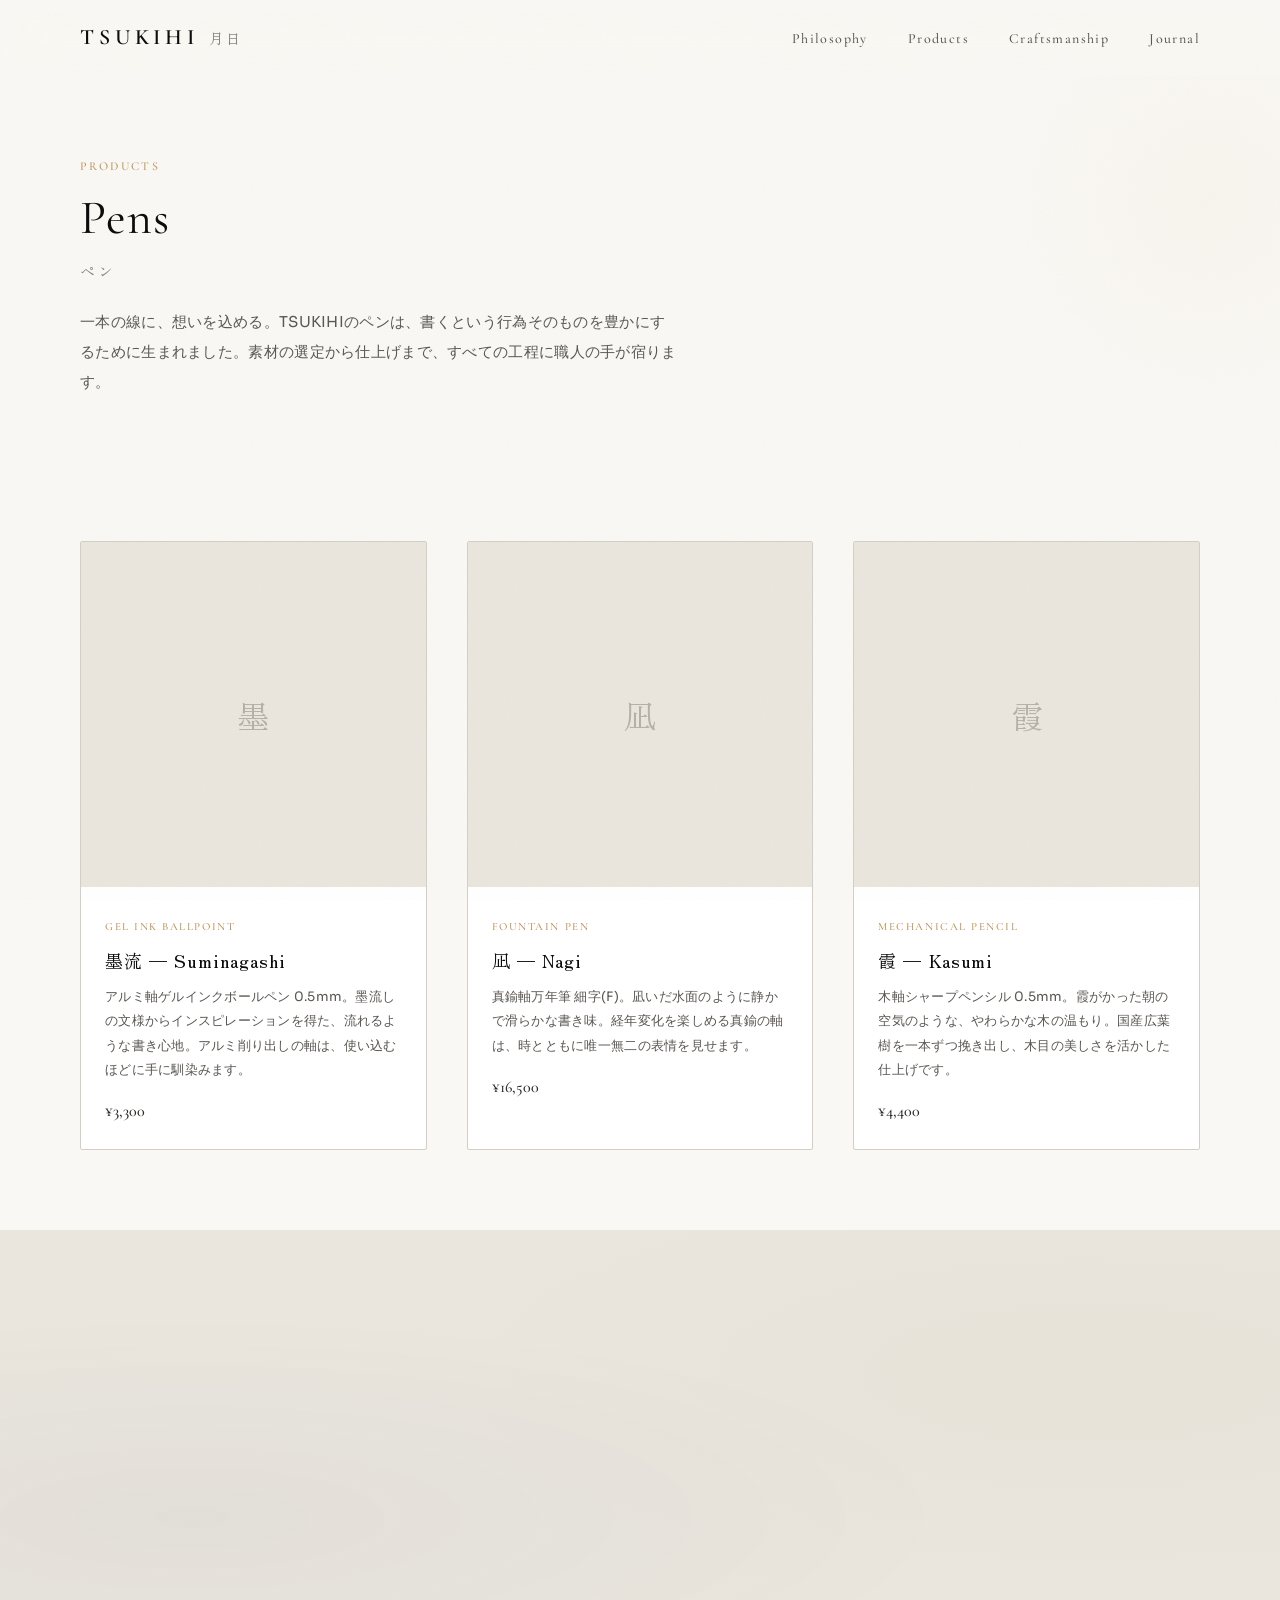
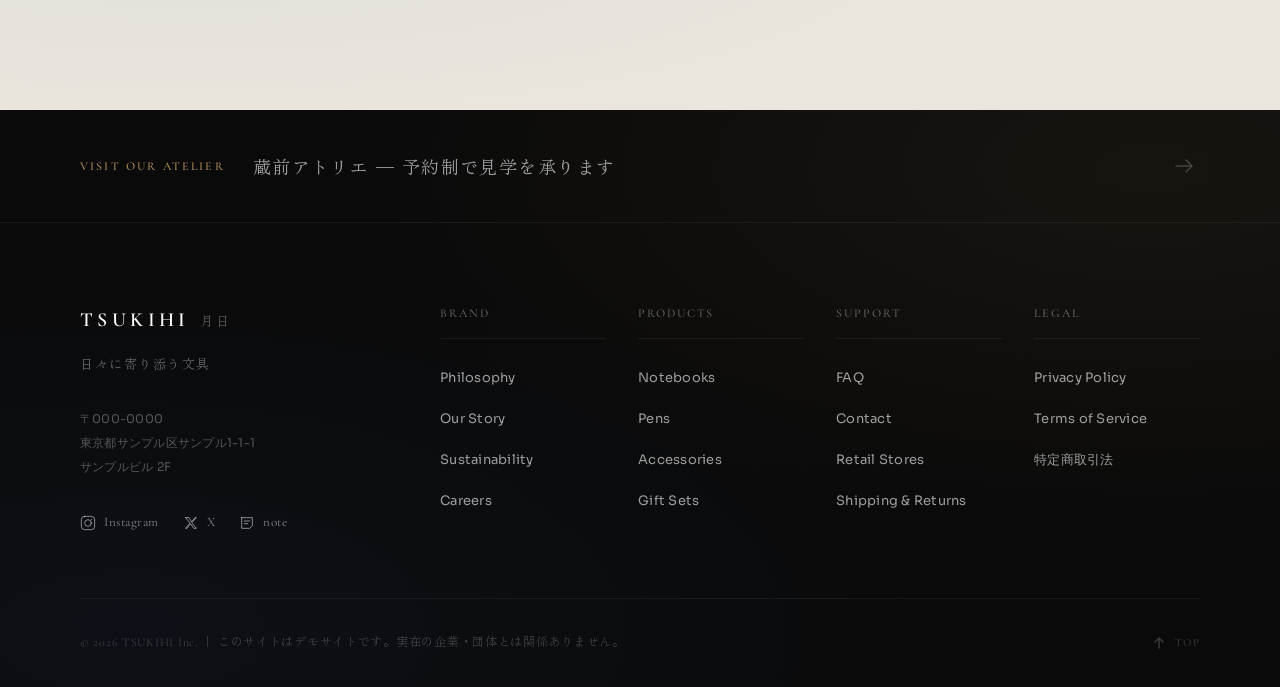
<file: pens.html>
<!DOCTYPE html>
<html lang="ja">
<head>
  <meta charset="UTF-8">
  <meta name="viewport" content="width=device-width, initial-scale=1.0">
  <title>Pens — TSUKIHI 月日</title>
  <meta name="description" content="墨流しの紋様を纏ったペンコレクション。書き出しの滑らかさと、適度な重量感が手に馴染む。">

  <!-- Open Graph -->
  <meta property="og:type" content="website">
  <meta property="og:title" content="Pens — TSUKIHI 月日">
  <meta property="og:description" content="墨流しの紋様を纏ったペンコレクション。書き出しの滑らかさと、適度な重量感が手に馴染む。">
  <meta property="og:url" content="https://tsumita2929.github.io/tsukihi-lp/pens.html">
  <meta property="og:image" content="https://tsumita2929.github.io/tsukihi-lp/images/og-image.png">
  <meta property="og:image:width" content="1200">
  <meta property="og:image:height" content="630">
  <meta property="og:site_name" content="TSUKIHI — 月日">
  <meta property="og:locale" content="ja_JP">

  <!-- Twitter Card -->
  <meta name="twitter:card" content="summary_large_image">
  <meta name="twitter:title" content="Pens — TSUKIHI 月日">
  <meta name="twitter:description" content="墨流しの紋様を纏ったペンコレクション。書き出しの滑らかさと、適度な重量感が手に馴染む。">
  <meta name="twitter:image" content="https://tsumita2929.github.io/tsukihi-lp/images/og-image.png">

  <link rel="preconnect" href="https://fonts.googleapis.com">
  <link rel="preconnect" href="https://fonts.gstatic.com" crossorigin>
  <link href="https://fonts.googleapis.com/css2?family=Cormorant+Garamond:ital,wght@0,300;0,400;0,500;0,600;1,400&family=Sora:wght@300;400;500;600&family=Zen+Old+Mincho:wght@400;500;600&display=swap" rel="stylesheet">
  <link rel="icon" type="image/svg+xml" href="favicon.svg">
  <link rel="stylesheet" href="style.css">
</head>
<body>
  <header class="header" id="header">
    <div class="header__inner">
      <a href="index.html" class="header__logo">
        <span class="logo-mark">TSUKIHI</span>
        <span class="logo-sub">月日</span>
      </a>
      <nav class="header__nav" id="nav">
        <ul class="header__nav-list">
          <li><a href="index.html#philosophy">Philosophy</a></li>
          <li><a href="index.html#products">Products</a></li>
          <li><a href="index.html#craftsmanship">Craftsmanship</a></li>
          <li><a href="index.html#journal">Journal</a></li>
        </ul>
      </nav>
      <button class="header__menu-btn" id="menuBtn" aria-label="メニューを開く">
        <span></span>
        <span></span>
      </button>
    </div>
  </header>

  <main>
    <section class="page-hero">
      <div class="container">
        <p class="page-hero__eyebrow">Products</p>
        <h1 class="page-hero__title">Pens</h1>
        <p class="page-hero__title-jp">ペン</p>
        <p class="page-hero__desc">一本の線に、想いを込める。TSUKIHIのペンは、書くという行為そのものを豊かにするために生まれました。素材の選定から仕上げまで、すべての工程に職人の手が宿ります。</p>
      </div>
    </section>

    <section class="page-section">
      <div class="container">
        <div class="product-grid">
          <div class="product-grid-card reveal">
            <div class="product-grid-card__image">墨</div>
            <div class="product-grid-card__body">
              <p class="product-grid-card__category">Gel Ink Ballpoint</p>
              <h3 class="product-grid-card__name">墨流 — Suminagashi</h3>
              <p class="product-grid-card__desc">アルミ軸ゲルインクボールペン 0.5mm。墨流しの文様からインスピレーションを得た、流れるような書き心地。アルミ削り出しの軸は、使い込むほどに手に馴染みます。</p>
              <p class="product-grid-card__price">&yen;3,300</p>
            </div>
          </div>

          <div class="product-grid-card reveal">
            <div class="product-grid-card__image">凪</div>
            <div class="product-grid-card__body">
              <p class="product-grid-card__category">Fountain Pen</p>
              <h3 class="product-grid-card__name">凪 — Nagi</h3>
              <p class="product-grid-card__desc">真鍮軸万年筆 細字(F)。凪いだ水面のように静かで滑らかな書き味。経年変化を楽しめる真鍮の軸は、時とともに唯一無二の表情を見せます。</p>
              <p class="product-grid-card__price">&yen;16,500</p>
            </div>
          </div>

          <div class="product-grid-card reveal">
            <div class="product-grid-card__image">霞</div>
            <div class="product-grid-card__body">
              <p class="product-grid-card__category">Mechanical Pencil</p>
              <h3 class="product-grid-card__name">霞 — Kasumi</h3>
              <p class="product-grid-card__desc">木軸シャープペンシル 0.5mm。霞がかった朝の空気のような、やわらかな木の温もり。国産広葉樹を一本ずつ挽き出し、木目の美しさを活かした仕上げです。</p>
              <p class="product-grid-card__price">&yen;4,400</p>
            </div>
          </div>
        </div>
      </div>
    </section>

    <section class="page-section page-section--alt">
      <div class="container">
        <h2 class="page-section__heading reveal">Pen Craftsmanship</h2>
        <div class="page-text reveal">
          <p>TSUKIHIのペンづくりは、素材との対話から始まります。アルミ、真鍮、木材——それぞれの素材が持つ固有の質感と重量感を最大限に引き出すため、加工方法を一つひとつ吟味しています。</p>
          <p>軸の成形は、東京・墨田区の金属加工職人と、飛騨高山の木工職人が担います。CNC旋盤による精密な切削のあと、手作業による研磨を重ね、指先が触れたときに心地よいと感じる曲線を追求しました。</p>
          <p>ペン先やインク機構には、国内外の信頼あるメーカーのパーツを採用。書き味の安定性と耐久性を両立させながら、TSUKIHI独自のバランス設計により、長時間の筆記でも疲れにくい重心配分を実現しています。</p>
        </div>
      </div>
    </section>
  </main>

  <footer class="footer">
    <div class="footer__cta">
      <div class="container">
        <a href="contact.html" class="footer__cta-inner">
          <span class="footer__cta-label">Visit Our Atelier</span>
          <span class="footer__cta-title">蔵前アトリエ — 予約制で見学を承ります</span>
          <svg class="footer__cta-arrow" width="32" height="32" viewBox="0 0 32 32" fill="none" aria-hidden="true">
            <path d="M8 16h16M18 10l6 6-6 6" stroke="currentColor" stroke-width="1.5" stroke-linecap="round" stroke-linejoin="round"/>
          </svg>
        </a>
      </div>
    </div>
    <div class="container">
      <div class="footer__main">
        <div class="footer__brand">
          <div class="footer__brand-head">
            <span class="footer__logo">TSUKIHI</span>
            <span class="footer__logo-jp">月日</span>
          </div>
          <p class="footer__tagline">日々に寄り添う文具</p>
          <address class="footer__address">
            〒000-0000<br>
            東京都サンプル区サンプル1-1-1<br>
            サンプルビル 2F
          </address>
          <div class="footer__social">
            <a href="#" class="footer__social-link">
              <svg width="16" height="16" viewBox="0 0 24 24" fill="none" stroke="currentColor" stroke-width="1.5" stroke-linecap="round" stroke-linejoin="round" aria-hidden="true">
                <rect x="2" y="2" width="20" height="20" rx="5"/>
                <circle cx="12" cy="12" r="5"/>
                <circle cx="17.5" cy="6.5" r="1" fill="currentColor" stroke="none"/>
              </svg>
              <span>Instagram</span>
            </a>
            <a href="#" class="footer__social-link">
              <svg width="16" height="16" viewBox="0 0 24 24" fill="none" stroke="currentColor" stroke-width="1.5" stroke-linecap="round" stroke-linejoin="round" aria-hidden="true">
                <path d="M4 4l6.5 8L4 20h2l5.5-6.8L16 20h4l-6.8-8.3L20 4h-2l-5.2 6.3L9 4H4z"/>
              </svg>
              <span>X</span>
            </a>
            <a href="#" class="footer__social-link">
              <svg width="16" height="16" viewBox="0 0 24 24" fill="none" stroke="currentColor" stroke-width="1.5" stroke-linecap="round" stroke-linejoin="round" aria-hidden="true">
                <path d="M4 4h16v12l-4 4H4V4z"/>
                <path d="M8 9h8M8 13h5"/>
              </svg>
              <span>note</span>
            </a>
          </div>
        </div>
        <nav class="footer__nav">
          <div class="footer__nav-group">
            <h4 class="footer__nav-heading">Brand</h4>
            <ul>
              <li><a href="index.html#philosophy">Philosophy</a></li>
              <li><a href="our-story.html">Our Story</a></li>
              <li><a href="sustainability.html">Sustainability</a></li>
              <li><a href="careers.html">Careers</a></li>
            </ul>
          </div>
          <div class="footer__nav-group">
            <h4 class="footer__nav-heading">Products</h4>
            <ul>
              <li><a href="index.html#products">Notebooks</a></li>
              <li><a href="pens.html">Pens</a></li>
              <li><a href="accessories.html">Accessories</a></li>
              <li><a href="gift-sets.html">Gift Sets</a></li>
            </ul>
          </div>
          <div class="footer__nav-group">
            <h4 class="footer__nav-heading">Support</h4>
            <ul>
              <li><a href="faq.html">FAQ</a></li>
              <li><a href="contact.html">Contact</a></li>
              <li><a href="retail-stores.html">Retail Stores</a></li>
              <li><a href="shipping.html">Shipping &amp; Returns</a></li>
            </ul>
          </div>
          <div class="footer__nav-group">
            <h4 class="footer__nav-heading">Legal</h4>
            <ul>
              <li><a href="privacy.html">Privacy Policy</a></li>
              <li><a href="terms.html">Terms of Service</a></li>
              <li><a href="tokushoho.html">特定商取引法</a></li>
            </ul>
          </div>
        </nav>
      </div>
      <div class="footer__bottom">
        <p class="footer__copyright">&copy; 2026 TSUKIHI Inc. ｜ このサイトはデモサイトです。実在の企業・団体とは関係ありません。</p>
        <button class="footer__totop" id="toTopBtn" aria-label="ページの先頭に戻る">
          <svg width="16" height="16" viewBox="0 0 16 16" fill="none" stroke="currentColor" stroke-width="1.5" stroke-linecap="round" stroke-linejoin="round">
            <path d="M8 13V3M4 7l4-4 4 4"/>
          </svg>
          <span>Top</span>
        </button>
      </div>
    </div>
  </footer>

  <script src="main.js"></script>
</body>
</html>
</file>
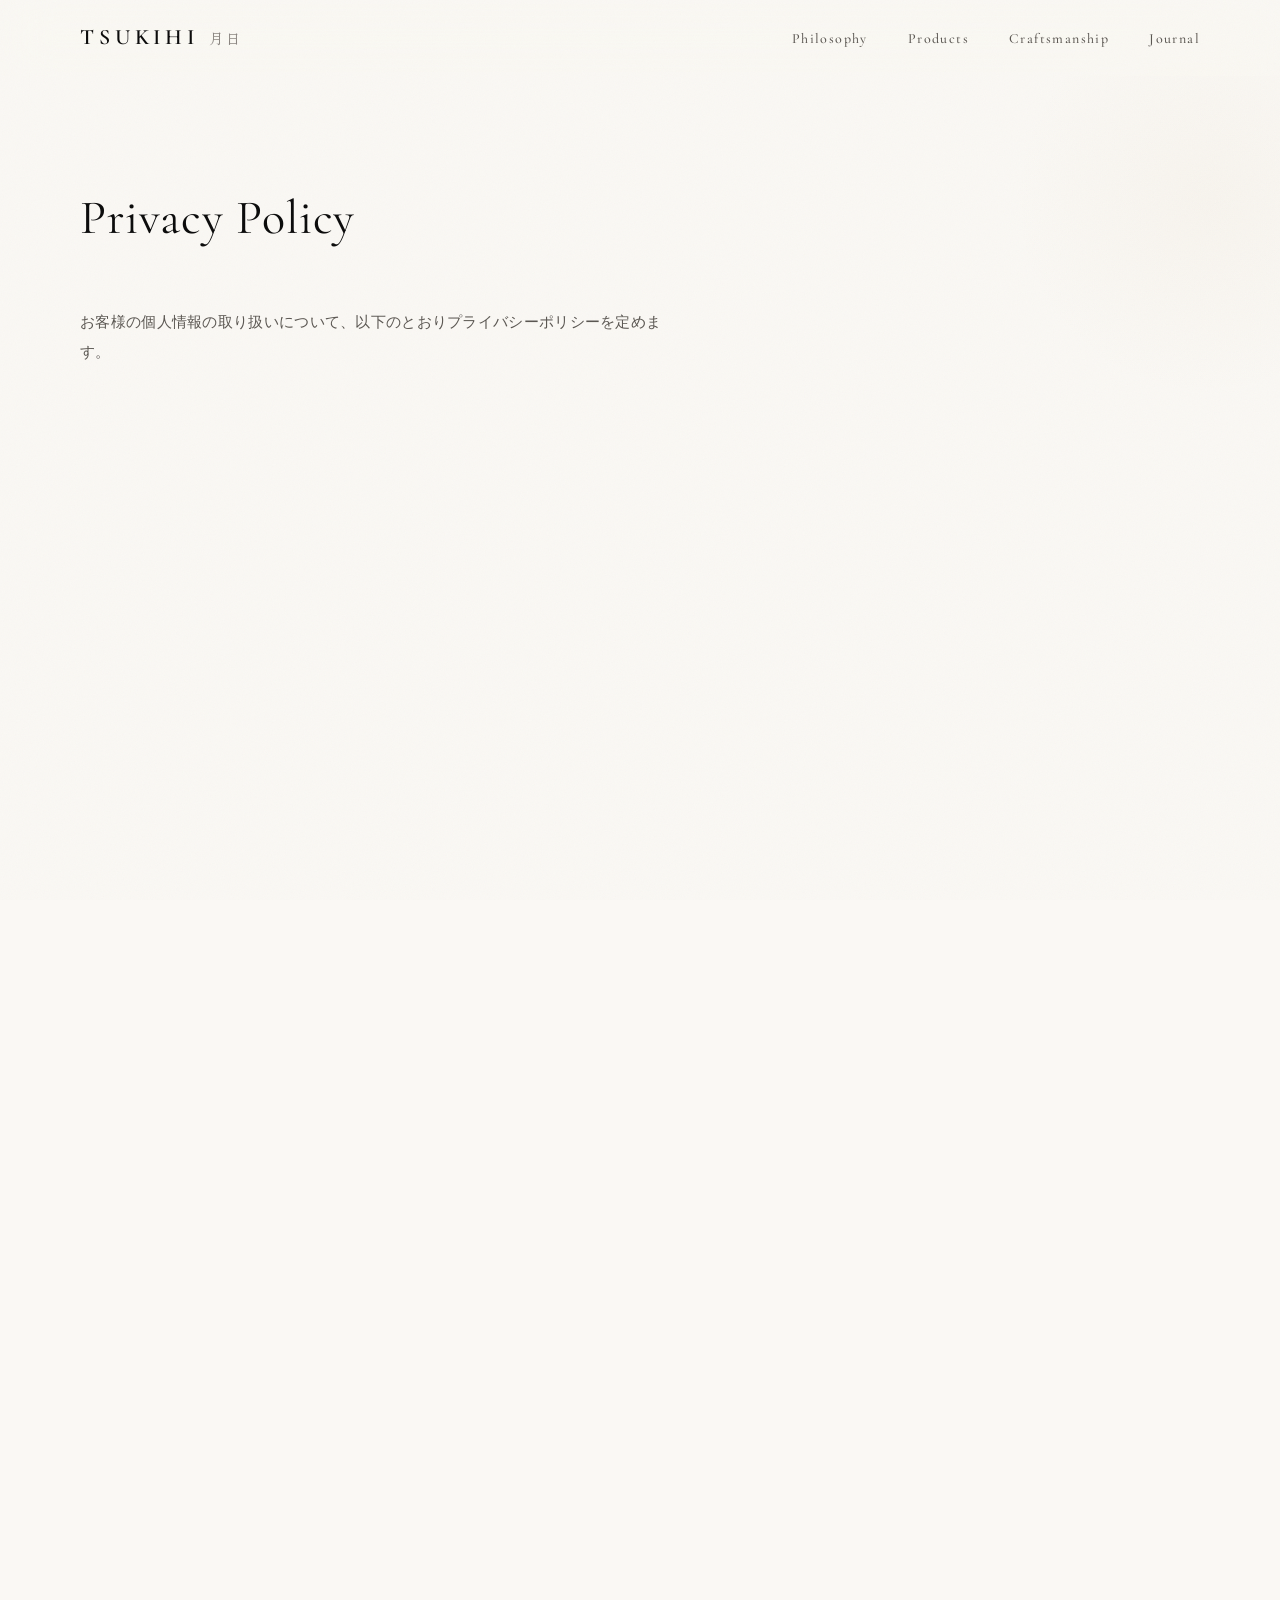
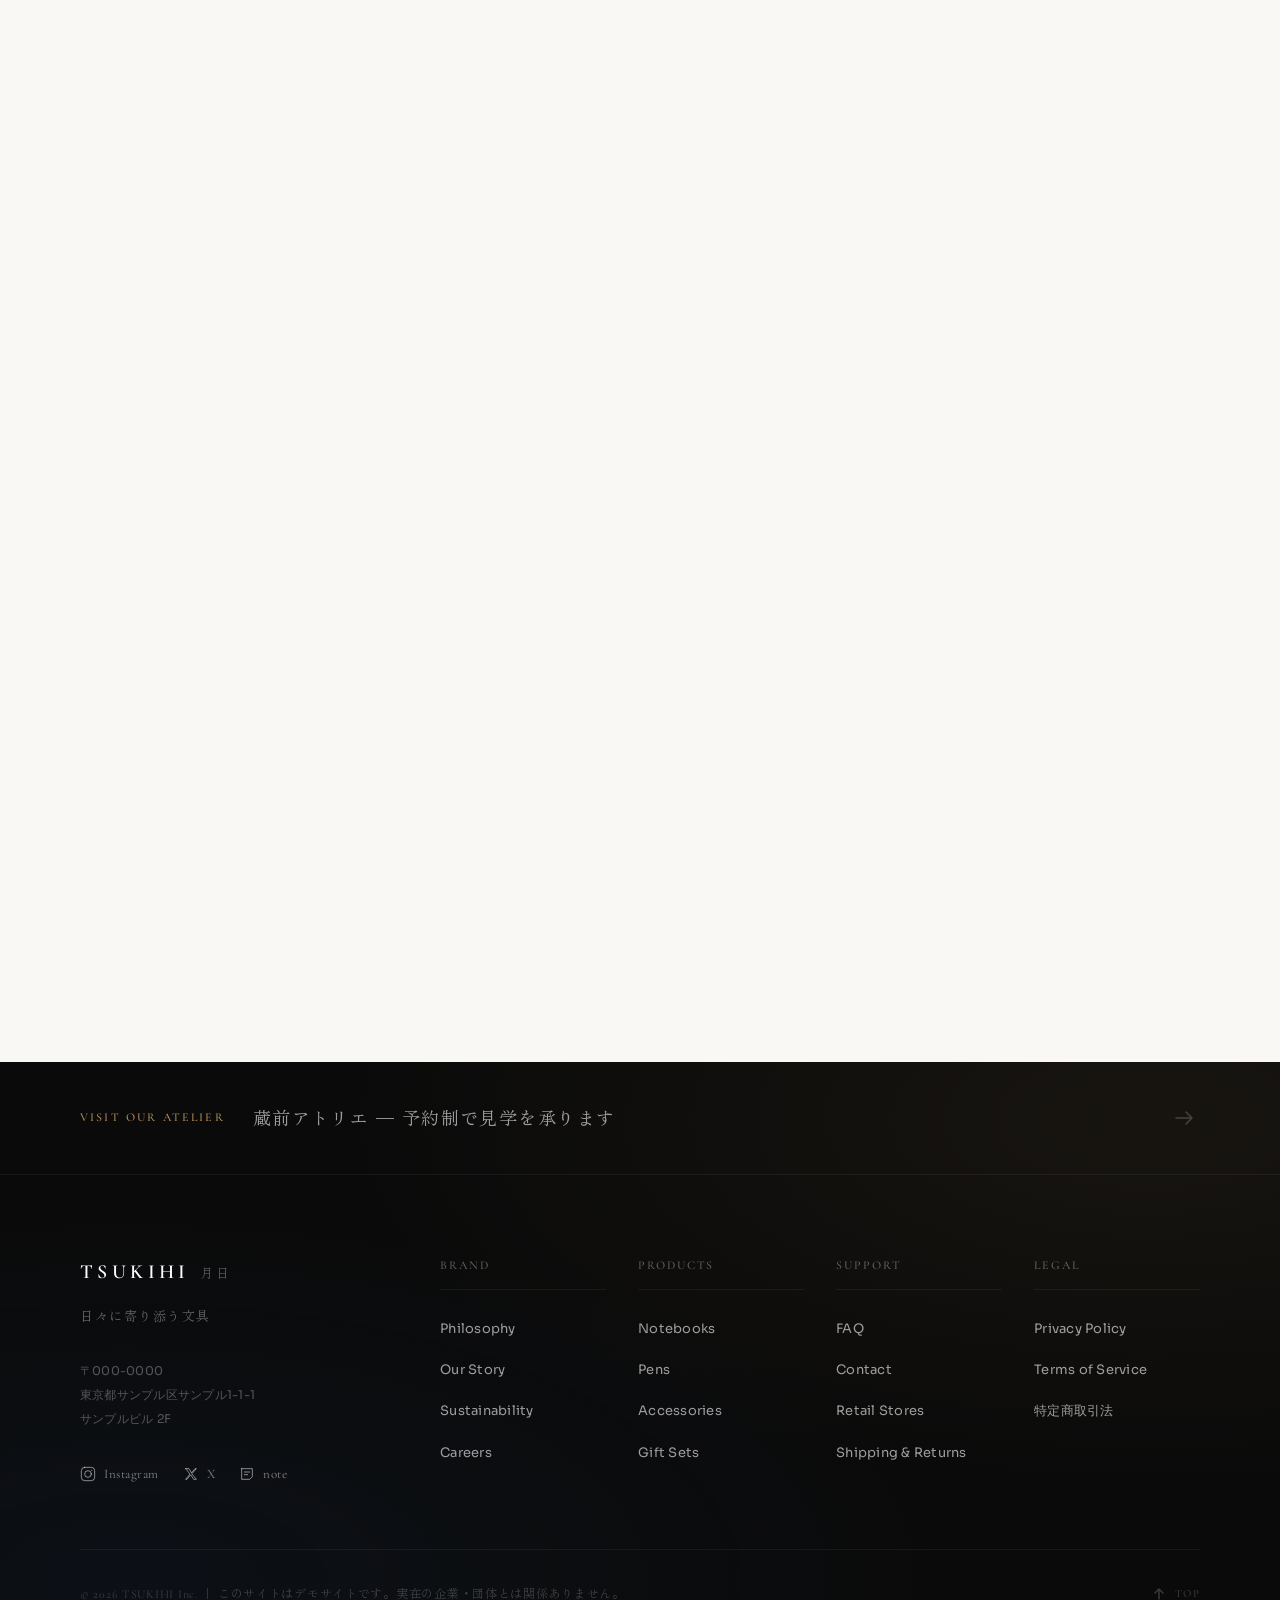
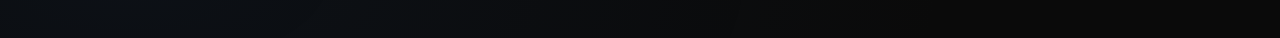
<file: privacy.html>
<!DOCTYPE html>
<html lang="ja">
<head>
  <meta charset="UTF-8">
  <meta name="viewport" content="width=device-width, initial-scale=1.0">
  <title>Privacy Policy — TSUKIHI 月日</title>
  <meta name="description" content="TSUKIHIのプライバシーポリシー。お客様の個人情報の取り扱いについて。">

  <!-- Open Graph -->
  <meta property="og:type" content="website">
  <meta property="og:title" content="Privacy Policy — TSUKIHI 月日">
  <meta property="og:description" content="TSUKIHIのプライバシーポリシー。お客様の個人情報の取り扱いについて。">
  <meta property="og:url" content="https://tsumita2929.github.io/tsukihi-lp/privacy.html">
  <meta property="og:image" content="https://tsumita2929.github.io/tsukihi-lp/images/og-image.png">
  <meta property="og:image:width" content="1200">
  <meta property="og:image:height" content="630">
  <meta property="og:site_name" content="TSUKIHI — 月日">
  <meta property="og:locale" content="ja_JP">

  <!-- Twitter Card -->
  <meta name="twitter:card" content="summary_large_image">
  <meta name="twitter:title" content="Privacy Policy — TSUKIHI 月日">
  <meta name="twitter:description" content="TSUKIHIのプライバシーポリシー。お客様の個人情報の取り扱いについて。">
  <meta name="twitter:image" content="https://tsumita2929.github.io/tsukihi-lp/images/og-image.png">

  <link rel="preconnect" href="https://fonts.googleapis.com">
  <link rel="preconnect" href="https://fonts.gstatic.com" crossorigin>
  <link href="https://fonts.googleapis.com/css2?family=Cormorant+Garamond:ital,wght@0,300;0,400;0,500;0,600;1,400&family=Sora:wght@300;400;500;600&family=Zen+Old+Mincho:wght@400;500;600&display=swap" rel="stylesheet">
  <link rel="icon" type="image/svg+xml" href="favicon.svg">
  <link rel="stylesheet" href="style.css">
</head>
<body>
  <header class="header" id="header">
    <div class="header__inner">
      <a href="index.html" class="header__logo">
        <span class="logo-mark">TSUKIHI</span>
        <span class="logo-sub">月日</span>
      </a>
      <nav class="header__nav" id="nav">
        <ul class="header__nav-list">
          <li><a href="index.html#philosophy">Philosophy</a></li>
          <li><a href="index.html#products">Products</a></li>
          <li><a href="index.html#craftsmanship">Craftsmanship</a></li>
          <li><a href="index.html#journal">Journal</a></li>
        </ul>
      </nav>
      <button class="header__menu-btn" id="menuBtn" aria-label="メニューを開く">
        <span></span>
        <span></span>
      </button>
    </div>
  </header>
  <main>

  <section class="page-hero">
    <div class="container">
      <p class="page-hero__eyebrow reveal">Legal</p>
      <h1 class="page-hero__title reveal">Privacy Policy</h1>
      <p class="page-hero__title-jp reveal">プライバシーポリシー</p>
      <p class="page-hero__desc reveal">お客様の個人情報の取り扱いについて、以下のとおりプライバシーポリシーを定めます。</p>
    </div>
  </section>

  <section class="page-section">
    <div class="container">
      <div class="legal-content reveal">
        <p>最終更新日：2026年1月1日</p>

        <p>株式会社TSUKIHI（以下「当社」）は、お客様の個人情報の保護を重要な責務と考え、個人情報の保護に関する法律（個人情報保護法）およびその他の関連法令を遵守し、以下のとおり個人情報を適切に取り扱います。</p>

        <h3>個人情報の取得</h3>
        <p>当社は、商品のご注文・配送・アフターサービスの提供にあたり、以下の個人情報を取得いたします。</p>
        <ul>
          <li>氏名</li>
          <li>メールアドレス</li>
          <li>住所</li>
          <li>電話番号</li>
          <li>お支払い情報（クレジットカード番号等）</li>
        </ul>
        <p>これらの情報は、ご注文手続き、お問い合わせフォーム、会員登録等を通じて、お客様ご自身からご提供いただくものです。</p>

        <h3>利用目的</h3>
        <p>取得した個人情報は、以下の目的で利用いたします。</p>
        <ul>
          <li>商品のご注文処理、配送、お支払いの確認</li>
          <li>お客様からのお問い合わせへの対応およびカスタマーサポートの提供</li>
          <li>商品・サービスの品質向上および新商品の開発</li>
          <li>新商品・キャンペーン等に関するご案内（マーケティング目的）</li>
        </ul>
        <p>マーケティング目的でのご連絡については、お客様はいつでもオプトアウト（配信停止）いただけます。メール内の配信停止リンク、またはお問い合わせフォームよりお申し出ください。</p>

        <h3>第三者への提供</h3>
        <p>当社は、お客様の個人情報を、以下の場合を除き第三者に提供いたしません。</p>
        <ul>
          <li>商品の配送に必要な範囲で、配送業者に提供する場合</li>
          <li>お支払い処理に必要な範囲で、決済代行業者に提供する場合</li>
          <li>法令に基づき開示が要求された場合、または裁判所・行政機関等の公的機関から要請があった場合</li>
        </ul>
        <p>上記の第三者に対しても、目的の範囲内でのみ情報を提供し、適切な管理を求めます。</p>

        <h3>個人情報の管理</h3>
        <p>当社は、お客様の個人情報を適切に管理するため、以下の措置を講じています。</p>
        <ul>
          <li>SSL暗号化通信によるデータ送受信の保護</li>
          <li>個人情報へのアクセス権限の制限および管理</li>
          <li>定期的なセキュリティ監査の実施</li>
          <li>従業員に対する個人情報保護に関する教育・研修の実施</li>
        </ul>

        <h3>Cookieの使用</h3>
        <p>当社ウェブサイトでは、以下の目的でCookie（クッキー）を使用しています。</p>
        <ul>
          <li>ウェブサイトのアクセス解析およびサービス改善のため</li>
          <li>お客様の利便性向上（ログイン状態の維持、カート情報の保持等）のため</li>
        </ul>
        <p>Cookieの使用を希望されない場合は、ブラウザの設定により無効にすることができます。ただし、一部の機能がご利用いただけなくなる場合がございます。</p>

        <h3>お客様の権利</h3>
        <p>お客様は、当社が保有するご自身の個人情報について、以下の権利を有します。</p>
        <ul>
          <li>個人情報の開示請求</li>
          <li>個人情報の訂正・追加・削除の請求</li>
          <li>個人情報の利用停止・消去の請求</li>
        </ul>
        <p>これらのご請求は、<a href="contact.html">お問い合わせフォーム</a>よりお申し出ください。ご本人確認のうえ、合理的な期間内に対応いたします。</p>

        <h3>お問い合わせ先</h3>
        <p>個人情報の取り扱いに関するお問い合わせは、下記までご連絡ください。</p>
        <p>
          株式会社TSUKIHI<br>
          〒000-0000 東京都サンプル区サンプル1-1-1 サンプルビル 2F<br>
          メール：<a href="mailto:privacy@example.com">privacy@example.com</a>
        </p>
      </div>
    </div>
  </section>
  </main>

  <footer class="footer">
    <div class="footer__cta">
      <div class="container">
        <a href="contact.html" class="footer__cta-inner">
          <span class="footer__cta-label">Visit Our Atelier</span>
          <span class="footer__cta-title">蔵前アトリエ — 予約制で見学を承ります</span>
          <svg class="footer__cta-arrow" width="32" height="32" viewBox="0 0 32 32" fill="none" aria-hidden="true">
            <path d="M8 16h16M18 10l6 6-6 6" stroke="currentColor" stroke-width="1.5" stroke-linecap="round" stroke-linejoin="round"/>
          </svg>
        </a>
      </div>
    </div>
    <div class="container">
      <div class="footer__main">
        <div class="footer__brand">
          <div class="footer__brand-head">
            <span class="footer__logo">TSUKIHI</span>
            <span class="footer__logo-jp">月日</span>
          </div>
          <p class="footer__tagline">日々に寄り添う文具</p>
          <address class="footer__address">
            〒000-0000<br>
            東京都サンプル区サンプル1-1-1<br>
            サンプルビル 2F
          </address>
          <div class="footer__social">
            <a href="#" class="footer__social-link">
              <svg width="16" height="16" viewBox="0 0 24 24" fill="none" stroke="currentColor" stroke-width="1.5" stroke-linecap="round" stroke-linejoin="round" aria-hidden="true">
                <rect x="2" y="2" width="20" height="20" rx="5"/>
                <circle cx="12" cy="12" r="5"/>
                <circle cx="17.5" cy="6.5" r="1" fill="currentColor" stroke="none"/>
              </svg>
              <span>Instagram</span>
            </a>
            <a href="#" class="footer__social-link">
              <svg width="16" height="16" viewBox="0 0 24 24" fill="none" stroke="currentColor" stroke-width="1.5" stroke-linecap="round" stroke-linejoin="round" aria-hidden="true">
                <path d="M4 4l6.5 8L4 20h2l5.5-6.8L16 20h4l-6.8-8.3L20 4h-2l-5.2 6.3L9 4H4z"/>
              </svg>
              <span>X</span>
            </a>
            <a href="#" class="footer__social-link">
              <svg width="16" height="16" viewBox="0 0 24 24" fill="none" stroke="currentColor" stroke-width="1.5" stroke-linecap="round" stroke-linejoin="round" aria-hidden="true">
                <path d="M4 4h16v12l-4 4H4V4z"/>
                <path d="M8 9h8M8 13h5"/>
              </svg>
              <span>note</span>
            </a>
          </div>
        </div>
        <nav class="footer__nav">
          <div class="footer__nav-group">
            <h4 class="footer__nav-heading">Brand</h4>
            <ul>
              <li><a href="index.html#philosophy">Philosophy</a></li>
              <li><a href="our-story.html">Our Story</a></li>
              <li><a href="sustainability.html">Sustainability</a></li>
              <li><a href="careers.html">Careers</a></li>
            </ul>
          </div>
          <div class="footer__nav-group">
            <h4 class="footer__nav-heading">Products</h4>
            <ul>
              <li><a href="index.html#products">Notebooks</a></li>
              <li><a href="pens.html">Pens</a></li>
              <li><a href="accessories.html">Accessories</a></li>
              <li><a href="gift-sets.html">Gift Sets</a></li>
            </ul>
          </div>
          <div class="footer__nav-group">
            <h4 class="footer__nav-heading">Support</h4>
            <ul>
              <li><a href="faq.html">FAQ</a></li>
              <li><a href="contact.html">Contact</a></li>
              <li><a href="retail-stores.html">Retail Stores</a></li>
              <li><a href="shipping.html">Shipping &amp; Returns</a></li>
            </ul>
          </div>
          <div class="footer__nav-group">
            <h4 class="footer__nav-heading">Legal</h4>
            <ul>
              <li><a href="privacy.html">Privacy Policy</a></li>
              <li><a href="terms.html">Terms of Service</a></li>
              <li><a href="tokushoho.html">特定商取引法</a></li>
            </ul>
          </div>
        </nav>
      </div>
      <div class="footer__bottom">
        <p class="footer__copyright">&copy; 2026 TSUKIHI Inc. ｜ このサイトはデモサイトです。実在の企業・団体とは関係ありません。</p>
        <button class="footer__totop" id="toTopBtn" aria-label="ページの先頭に戻る">
          <svg width="16" height="16" viewBox="0 0 16 16" fill="none" stroke="currentColor" stroke-width="1.5" stroke-linecap="round" stroke-linejoin="round">
            <path d="M8 13V3M4 7l4-4 4 4"/>
          </svg>
          <span>Top</span>
        </button>
      </div>
    </div>
  </footer>

  <script src="main.js"></script>
</body>
</html>
</file>
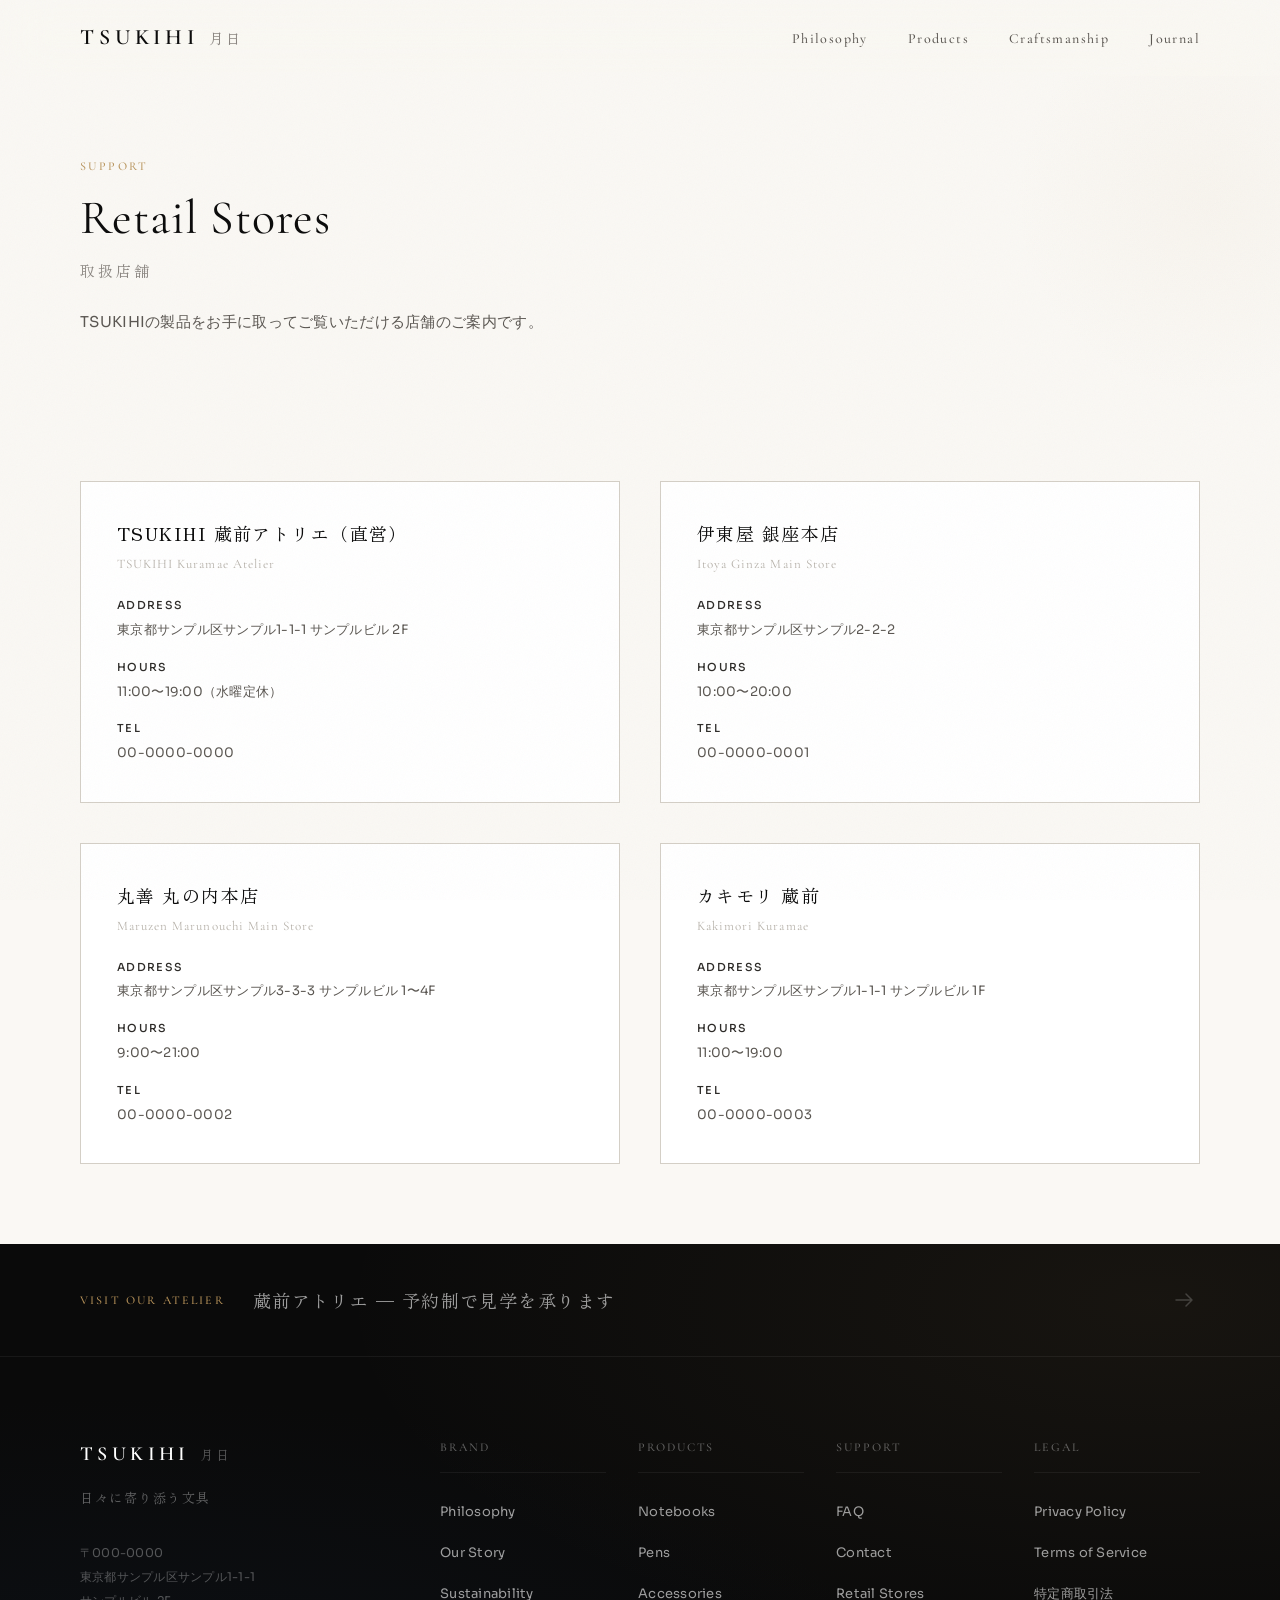
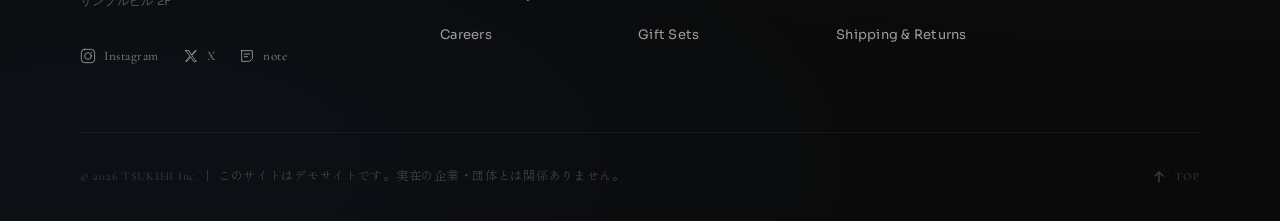
<file: retail-stores.html>
<!DOCTYPE html>
<html lang="ja">
<head>
  <meta charset="UTF-8">
  <meta name="viewport" content="width=device-width, initial-scale=1.0">
  <title>Retail Stores — TSUKIHI 月日</title>
  <meta name="description" content="TSUKIHIの製品をお取り扱いいただいている店舗のご案内。">

  <!-- Open Graph -->
  <meta property="og:type" content="website">
  <meta property="og:title" content="Retail Stores — TSUKIHI 月日">
  <meta property="og:description" content="TSUKIHIの製品をお取り扱いいただいている店舗のご案内。">
  <meta property="og:url" content="https://tsumita2929.github.io/tsukihi-lp/retail-stores.html">
  <meta property="og:image" content="https://tsumita2929.github.io/tsukihi-lp/images/og-image.png">
  <meta property="og:image:width" content="1200">
  <meta property="og:image:height" content="630">
  <meta property="og:site_name" content="TSUKIHI — 月日">
  <meta property="og:locale" content="ja_JP">

  <!-- Twitter Card -->
  <meta name="twitter:card" content="summary_large_image">
  <meta name="twitter:title" content="Retail Stores — TSUKIHI 月日">
  <meta name="twitter:description" content="TSUKIHIの製品をお取り扱いいただいている店舗のご案内。">
  <meta name="twitter:image" content="https://tsumita2929.github.io/tsukihi-lp/images/og-image.png">

  <link rel="preconnect" href="https://fonts.googleapis.com">
  <link rel="preconnect" href="https://fonts.gstatic.com" crossorigin>
  <link href="https://fonts.googleapis.com/css2?family=Cormorant+Garamond:ital,wght@0,300;0,400;0,500;0,600;1,400&family=Sora:wght@300;400;500;600&family=Zen+Old+Mincho:wght@400;500;600&display=swap" rel="stylesheet">
  <link rel="icon" type="image/svg+xml" href="favicon.svg">
  <link rel="stylesheet" href="style.css">
</head>
<body>
  <header class="header" id="header">
    <div class="header__inner">
      <a href="index.html" class="header__logo">
        <span class="logo-mark">TSUKIHI</span>
        <span class="logo-sub">月日</span>
      </a>
      <nav class="header__nav" id="nav">
        <ul class="header__nav-list">
          <li><a href="index.html#philosophy">Philosophy</a></li>
          <li><a href="index.html#products">Products</a></li>
          <li><a href="index.html#craftsmanship">Craftsmanship</a></li>
          <li><a href="index.html#journal">Journal</a></li>
        </ul>
      </nav>
      <button class="header__menu-btn" id="menuBtn" aria-label="メニューを開く">
        <span></span>
        <span></span>
      </button>
    </div>
  </header>

  <main>
    <section class="page-hero">
      <div class="container">
        <p class="page-hero__eyebrow">Support</p>
        <h1 class="page-hero__title">Retail Stores</h1>
        <p class="page-hero__title-jp">取扱店舗</p>
        <p class="page-hero__desc">TSUKIHIの製品をお手に取ってご覧いただける店舗のご案内です。</p>
      </div>
    </section>

    <section class="page-section">
      <div class="container">
        <div class="store-grid">
          <div class="store-card reveal">
            <h3 class="store-card__name">TSUKIHI 蔵前アトリエ（直営）</h3>
            <p class="store-card__name-en">TSUKIHI Kuramae Atelier</p>
            <dl class="store-card__detail">
              <dt>Address</dt>
              <dd>東京都サンプル区サンプル1-1-1 サンプルビル 2F</dd>
              <dt>Hours</dt>
              <dd>11:00〜19:00（水曜定休）</dd>
              <dt>Tel</dt>
              <dd>00-0000-0000</dd>
            </dl>
          </div>

          <div class="store-card reveal">
            <h3 class="store-card__name">伊東屋 銀座本店</h3>
            <p class="store-card__name-en">Itoya Ginza Main Store</p>
            <dl class="store-card__detail">
              <dt>Address</dt>
              <dd>東京都サンプル区サンプル2-2-2</dd>
              <dt>Hours</dt>
              <dd>10:00〜20:00</dd>
              <dt>Tel</dt>
              <dd>00-0000-0001</dd>
            </dl>
          </div>

          <div class="store-card reveal">
            <h3 class="store-card__name">丸善 丸の内本店</h3>
            <p class="store-card__name-en">Maruzen Marunouchi Main Store</p>
            <dl class="store-card__detail">
              <dt>Address</dt>
              <dd>東京都サンプル区サンプル3-3-3 サンプルビル 1〜4F</dd>
              <dt>Hours</dt>
              <dd>9:00〜21:00</dd>
              <dt>Tel</dt>
              <dd>00-0000-0002</dd>
            </dl>
          </div>

          <div class="store-card reveal">
            <h3 class="store-card__name">カキモリ 蔵前</h3>
            <p class="store-card__name-en">Kakimori Kuramae</p>
            <dl class="store-card__detail">
              <dt>Address</dt>
              <dd>東京都サンプル区サンプル1-1-1 サンプルビル 1F</dd>
              <dt>Hours</dt>
              <dd>11:00〜19:00</dd>
              <dt>Tel</dt>
              <dd>00-0000-0003</dd>
            </dl>
          </div>
        </div>
      </div>
    </section>
  </main>

  <footer class="footer">
    <div class="footer__cta">
      <div class="container">
        <a href="contact.html" class="footer__cta-inner">
          <span class="footer__cta-label">Visit Our Atelier</span>
          <span class="footer__cta-title">蔵前アトリエ — 予約制で見学を承ります</span>
          <svg class="footer__cta-arrow" width="32" height="32" viewBox="0 0 32 32" fill="none" aria-hidden="true">
            <path d="M8 16h16M18 10l6 6-6 6" stroke="currentColor" stroke-width="1.5" stroke-linecap="round" stroke-linejoin="round"/>
          </svg>
        </a>
      </div>
    </div>
    <div class="container">
      <div class="footer__main">
        <div class="footer__brand">
          <div class="footer__brand-head">
            <span class="footer__logo">TSUKIHI</span>
            <span class="footer__logo-jp">月日</span>
          </div>
          <p class="footer__tagline">日々に寄り添う文具</p>
          <address class="footer__address">
            〒000-0000<br>
            東京都サンプル区サンプル1-1-1<br>
            サンプルビル 2F
          </address>
          <div class="footer__social">
            <a href="#" class="footer__social-link">
              <svg width="16" height="16" viewBox="0 0 24 24" fill="none" stroke="currentColor" stroke-width="1.5" stroke-linecap="round" stroke-linejoin="round" aria-hidden="true">
                <rect x="2" y="2" width="20" height="20" rx="5"/>
                <circle cx="12" cy="12" r="5"/>
                <circle cx="17.5" cy="6.5" r="1" fill="currentColor" stroke="none"/>
              </svg>
              <span>Instagram</span>
            </a>
            <a href="#" class="footer__social-link">
              <svg width="16" height="16" viewBox="0 0 24 24" fill="none" stroke="currentColor" stroke-width="1.5" stroke-linecap="round" stroke-linejoin="round" aria-hidden="true">
                <path d="M4 4l6.5 8L4 20h2l5.5-6.8L16 20h4l-6.8-8.3L20 4h-2l-5.2 6.3L9 4H4z"/>
              </svg>
              <span>X</span>
            </a>
            <a href="#" class="footer__social-link">
              <svg width="16" height="16" viewBox="0 0 24 24" fill="none" stroke="currentColor" stroke-width="1.5" stroke-linecap="round" stroke-linejoin="round" aria-hidden="true">
                <path d="M4 4h16v12l-4 4H4V4z"/>
                <path d="M8 9h8M8 13h5"/>
              </svg>
              <span>note</span>
            </a>
          </div>
        </div>
        <nav class="footer__nav">
          <div class="footer__nav-group">
            <h4 class="footer__nav-heading">Brand</h4>
            <ul>
              <li><a href="index.html#philosophy">Philosophy</a></li>
              <li><a href="our-story.html">Our Story</a></li>
              <li><a href="sustainability.html">Sustainability</a></li>
              <li><a href="careers.html">Careers</a></li>
            </ul>
          </div>
          <div class="footer__nav-group">
            <h4 class="footer__nav-heading">Products</h4>
            <ul>
              <li><a href="index.html#products">Notebooks</a></li>
              <li><a href="pens.html">Pens</a></li>
              <li><a href="accessories.html">Accessories</a></li>
              <li><a href="gift-sets.html">Gift Sets</a></li>
            </ul>
          </div>
          <div class="footer__nav-group">
            <h4 class="footer__nav-heading">Support</h4>
            <ul>
              <li><a href="faq.html">FAQ</a></li>
              <li><a href="contact.html">Contact</a></li>
              <li><a href="retail-stores.html">Retail Stores</a></li>
              <li><a href="shipping.html">Shipping &amp; Returns</a></li>
            </ul>
          </div>
          <div class="footer__nav-group">
            <h4 class="footer__nav-heading">Legal</h4>
            <ul>
              <li><a href="privacy.html">Privacy Policy</a></li>
              <li><a href="terms.html">Terms of Service</a></li>
              <li><a href="tokushoho.html">特定商取引法</a></li>
            </ul>
          </div>
        </nav>
      </div>
      <div class="footer__bottom">
        <p class="footer__copyright">&copy; 2026 TSUKIHI Inc. ｜ このサイトはデモサイトです。実在の企業・団体とは関係ありません。</p>
        <button class="footer__totop" id="toTopBtn" aria-label="ページの先頭に戻る">
          <svg width="16" height="16" viewBox="0 0 16 16" fill="none" stroke="currentColor" stroke-width="1.5" stroke-linecap="round" stroke-linejoin="round">
            <path d="M8 13V3M4 7l4-4 4 4"/>
          </svg>
          <span>Top</span>
        </button>
      </div>
    </div>
  </footer>

  <script src="main.js"></script>
</body>
</html>
</file>
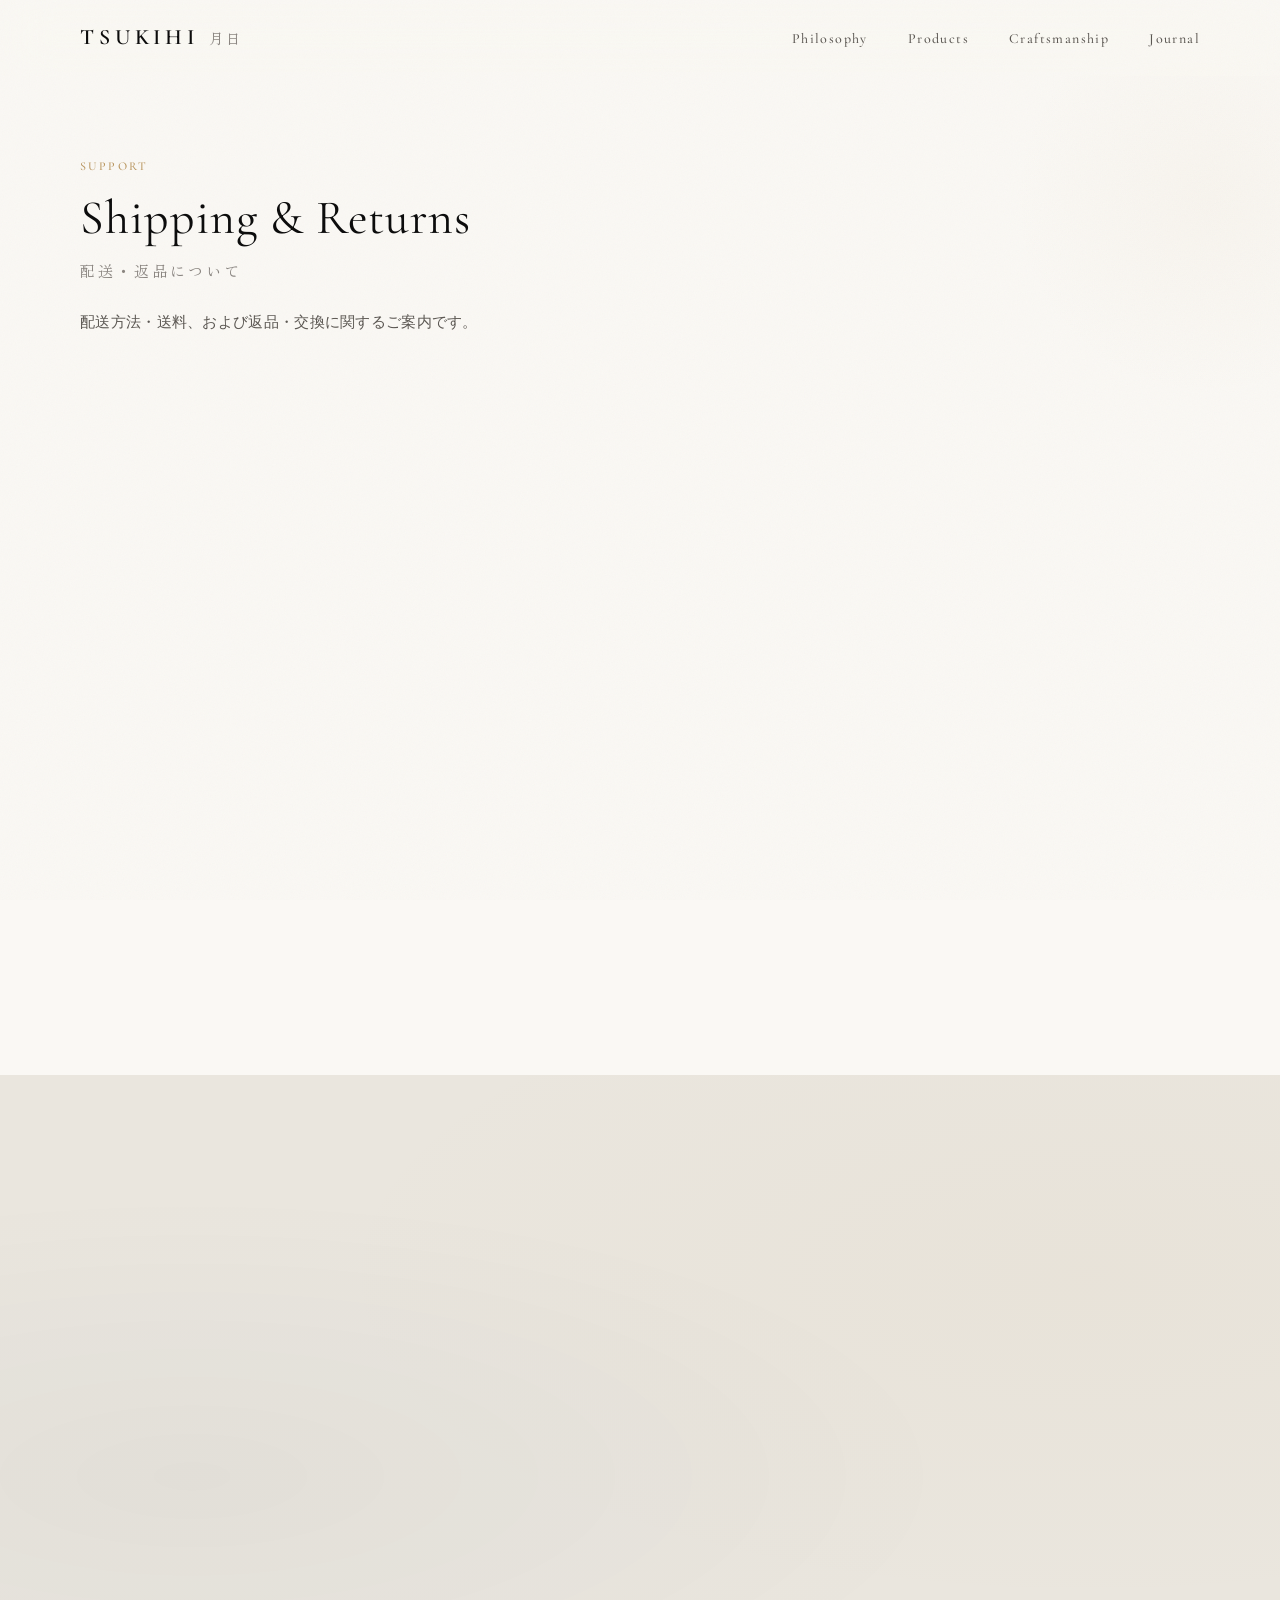
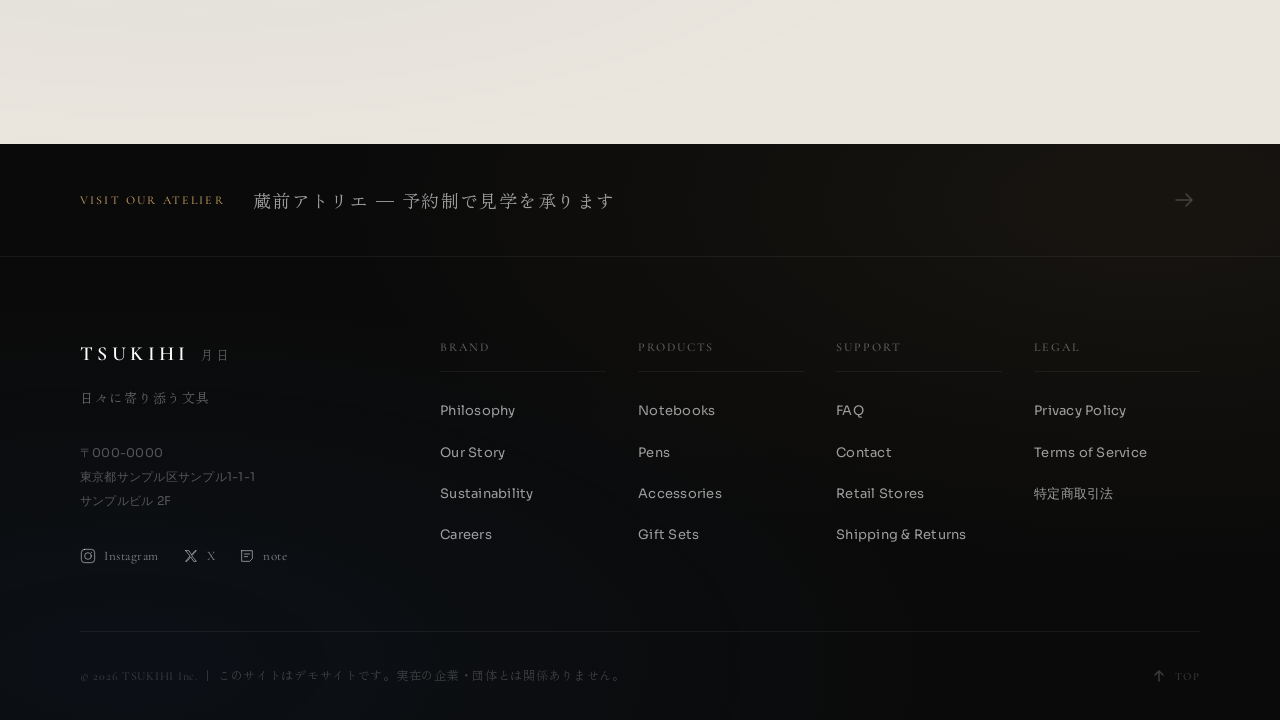
<file: shipping.html>
<!DOCTYPE html>
<html lang="ja">
<head>
  <meta charset="UTF-8">
  <meta name="viewport" content="width=device-width, initial-scale=1.0">
  <title>Shipping &amp; Returns — TSUKIHI 月日</title>
  <meta name="description" content="配送・返品に関するご案内。ご注文確定後、通常3〜5営業日でお届けいたします。">

  <!-- Open Graph -->
  <meta property="og:type" content="website">
  <meta property="og:title" content="Shipping & Returns — TSUKIHI 月日">
  <meta property="og:description" content="配送・返品に関するご案内。ご注文確定後、通常3〜5営業日でお届けいたします。">
  <meta property="og:url" content="https://tsumita2929.github.io/tsukihi-lp/shipping.html">
  <meta property="og:image" content="https://tsumita2929.github.io/tsukihi-lp/images/og-image.png">
  <meta property="og:image:width" content="1200">
  <meta property="og:image:height" content="630">
  <meta property="og:site_name" content="TSUKIHI — 月日">
  <meta property="og:locale" content="ja_JP">

  <!-- Twitter Card -->
  <meta name="twitter:card" content="summary_large_image">
  <meta name="twitter:title" content="Shipping & Returns — TSUKIHI 月日">
  <meta name="twitter:description" content="配送・返品に関するご案内。ご注文確定後、通常3〜5営業日でお届けいたします。">
  <meta name="twitter:image" content="https://tsumita2929.github.io/tsukihi-lp/images/og-image.png">

  <link rel="preconnect" href="https://fonts.googleapis.com">
  <link rel="preconnect" href="https://fonts.gstatic.com" crossorigin>
  <link href="https://fonts.googleapis.com/css2?family=Cormorant+Garamond:ital,wght@0,300;0,400;0,500;0,600;1,400&family=Sora:wght@300;400;500;600&family=Zen+Old+Mincho:wght@400;500;600&display=swap" rel="stylesheet">
  <link rel="icon" type="image/svg+xml" href="favicon.svg">
  <link rel="stylesheet" href="style.css">
</head>
<body>
  <header class="header" id="header">
    <div class="header__inner">
      <a href="index.html" class="header__logo">
        <span class="logo-mark">TSUKIHI</span>
        <span class="logo-sub">月日</span>
      </a>
      <nav class="header__nav" id="nav">
        <ul class="header__nav-list">
          <li><a href="index.html#philosophy">Philosophy</a></li>
          <li><a href="index.html#products">Products</a></li>
          <li><a href="index.html#craftsmanship">Craftsmanship</a></li>
          <li><a href="index.html#journal">Journal</a></li>
        </ul>
      </nav>
      <button class="header__menu-btn" id="menuBtn" aria-label="メニューを開く">
        <span></span>
        <span></span>
      </button>
    </div>
  </header>

  <main>
    <section class="page-hero">
      <div class="container">
        <p class="page-hero__eyebrow">Support</p>
        <h1 class="page-hero__title">Shipping &amp; Returns</h1>
        <p class="page-hero__title-jp">配送・返品について</p>
        <p class="page-hero__desc">配送方法・送料、および返品・交換に関するご案内です。</p>
      </div>
    </section>

    <section class="page-section">
      <div class="container">
        <h2 class="page-section__heading reveal">Shipping</h2>
        <div class="page-text reveal">
          <p>ご注文確定後、下記の配送方法よりお届けいたします。配送状況はご注文確認メールに記載の追跡番号よりご確認いただけます。</p>
        </div>
        <table class="shipping-table reveal">
          <thead>
            <tr>
              <th>配送方法</th>
              <th>お届け目安</th>
              <th>送料</th>
            </tr>
          </thead>
          <tbody>
            <tr>
              <td>宅急便</td>
              <td>3〜5営業日</td>
              <td>全国一律 ¥660</td>
            </tr>
            <tr>
              <td>ネコポス</td>
              <td>2〜4営業日</td>
              <td>¥385</td>
            </tr>
            <tr>
              <td>店舗受取</td>
              <td>最短翌日</td>
              <td>無料</td>
            </tr>
          </tbody>
        </table>
        <div class="page-text reveal">
          <p>※ ¥11,000（税込）以上のご注文で送料無料となります。</p>
          <p>※ ネコポスはポスト投函でのお届けとなります。サイズ規定（A4・厚さ3cm以内）を超える商品は宅急便での発送となります。</p>
          <p>※ 店舗受取は蔵前アトリエでのお受け取りとなります。ご注文時に店舗受取をご選択ください。</p>
        </div>
      </div>
    </section>

    <section class="page-section page-section--alt">
      <div class="container">
        <h2 class="page-section__heading reveal">Returns &amp; Exchanges</h2>
        <div class="page-text reveal">
          <p>お届けした商品に万が一不備がございましたら、誠に恐れ入りますが、商品到着後7日以内に<a href="contact.html">お問い合わせフォーム</a>よりご連絡ください。</p>
        </div>
        <div class="page-text reveal">
          <h3>返品について</h3>
          <p>商品到着後7日以内の未使用・未開封品に限り、返品を承ります。返品をご希望の場合は、事前にお問い合わせフォームまたはお電話にてご連絡ください。お客様都合による返品の場合、返送料はお客様のご負担となります。</p>
        </div>
        <div class="page-text reveal">
          <h3>交換について</h3>
          <p>初期不良品（破損・汚損・誤配送）については、送料当社負担にて無償交換いたします。商品到着後7日以内にご連絡ください。交換商品の在庫がない場合は、返金にて対応させていただきます。</p>
        </div>
        <div class="page-text reveal">
          <h3>返品・交換をお受けできない場合</h3>
          <p>以下に該当する商品は、返品・交換をお受けできかねますのでご了承ください。</p>
          <ul>
            <li>お客様のもとで使用・開封された商品</li>
            <li>商品到着後8日以上経過した商品</li>
            <li>名入れ等、お客様のご要望に基づいて制作した商品</li>
            <li>セール品・アウトレット品</li>
          </ul>
        </div>
      </div>
    </section>
  </main>

  <footer class="footer">
    <div class="footer__cta">
      <div class="container">
        <a href="contact.html" class="footer__cta-inner">
          <span class="footer__cta-label">Visit Our Atelier</span>
          <span class="footer__cta-title">蔵前アトリエ — 予約制で見学を承ります</span>
          <svg class="footer__cta-arrow" width="32" height="32" viewBox="0 0 32 32" fill="none" aria-hidden="true">
            <path d="M8 16h16M18 10l6 6-6 6" stroke="currentColor" stroke-width="1.5" stroke-linecap="round" stroke-linejoin="round"/>
          </svg>
        </a>
      </div>
    </div>
    <div class="container">
      <div class="footer__main">
        <div class="footer__brand">
          <div class="footer__brand-head">
            <span class="footer__logo">TSUKIHI</span>
            <span class="footer__logo-jp">月日</span>
          </div>
          <p class="footer__tagline">日々に寄り添う文具</p>
          <address class="footer__address">
            〒000-0000<br>
            東京都サンプル区サンプル1-1-1<br>
            サンプルビル 2F
          </address>
          <div class="footer__social">
            <a href="#" class="footer__social-link">
              <svg width="16" height="16" viewBox="0 0 24 24" fill="none" stroke="currentColor" stroke-width="1.5" stroke-linecap="round" stroke-linejoin="round" aria-hidden="true">
                <rect x="2" y="2" width="20" height="20" rx="5"/>
                <circle cx="12" cy="12" r="5"/>
                <circle cx="17.5" cy="6.5" r="1" fill="currentColor" stroke="none"/>
              </svg>
              <span>Instagram</span>
            </a>
            <a href="#" class="footer__social-link">
              <svg width="16" height="16" viewBox="0 0 24 24" fill="none" stroke="currentColor" stroke-width="1.5" stroke-linecap="round" stroke-linejoin="round" aria-hidden="true">
                <path d="M4 4l6.5 8L4 20h2l5.5-6.8L16 20h4l-6.8-8.3L20 4h-2l-5.2 6.3L9 4H4z"/>
              </svg>
              <span>X</span>
            </a>
            <a href="#" class="footer__social-link">
              <svg width="16" height="16" viewBox="0 0 24 24" fill="none" stroke="currentColor" stroke-width="1.5" stroke-linecap="round" stroke-linejoin="round" aria-hidden="true">
                <path d="M4 4h16v12l-4 4H4V4z"/>
                <path d="M8 9h8M8 13h5"/>
              </svg>
              <span>note</span>
            </a>
          </div>
        </div>
        <nav class="footer__nav">
          <div class="footer__nav-group">
            <h4 class="footer__nav-heading">Brand</h4>
            <ul>
              <li><a href="index.html#philosophy">Philosophy</a></li>
              <li><a href="our-story.html">Our Story</a></li>
              <li><a href="sustainability.html">Sustainability</a></li>
              <li><a href="careers.html">Careers</a></li>
            </ul>
          </div>
          <div class="footer__nav-group">
            <h4 class="footer__nav-heading">Products</h4>
            <ul>
              <li><a href="index.html#products">Notebooks</a></li>
              <li><a href="pens.html">Pens</a></li>
              <li><a href="accessories.html">Accessories</a></li>
              <li><a href="gift-sets.html">Gift Sets</a></li>
            </ul>
          </div>
          <div class="footer__nav-group">
            <h4 class="footer__nav-heading">Support</h4>
            <ul>
              <li><a href="faq.html">FAQ</a></li>
              <li><a href="contact.html">Contact</a></li>
              <li><a href="retail-stores.html">Retail Stores</a></li>
              <li><a href="shipping.html">Shipping &amp; Returns</a></li>
            </ul>
          </div>
          <div class="footer__nav-group">
            <h4 class="footer__nav-heading">Legal</h4>
            <ul>
              <li><a href="privacy.html">Privacy Policy</a></li>
              <li><a href="terms.html">Terms of Service</a></li>
              <li><a href="tokushoho.html">特定商取引法</a></li>
            </ul>
          </div>
        </nav>
      </div>
      <div class="footer__bottom">
        <p class="footer__copyright">&copy; 2026 TSUKIHI Inc. ｜ このサイトはデモサイトです。実在の企業・団体とは関係ありません。</p>
        <button class="footer__totop" id="toTopBtn" aria-label="ページの先頭に戻る">
          <svg width="16" height="16" viewBox="0 0 16 16" fill="none" stroke="currentColor" stroke-width="1.5" stroke-linecap="round" stroke-linejoin="round">
            <path d="M8 13V3M4 7l4-4 4 4"/>
          </svg>
          <span>Top</span>
        </button>
      </div>
    </div>
  </footer>

  <script src="main.js"></script>
</body>
</html>
</file>
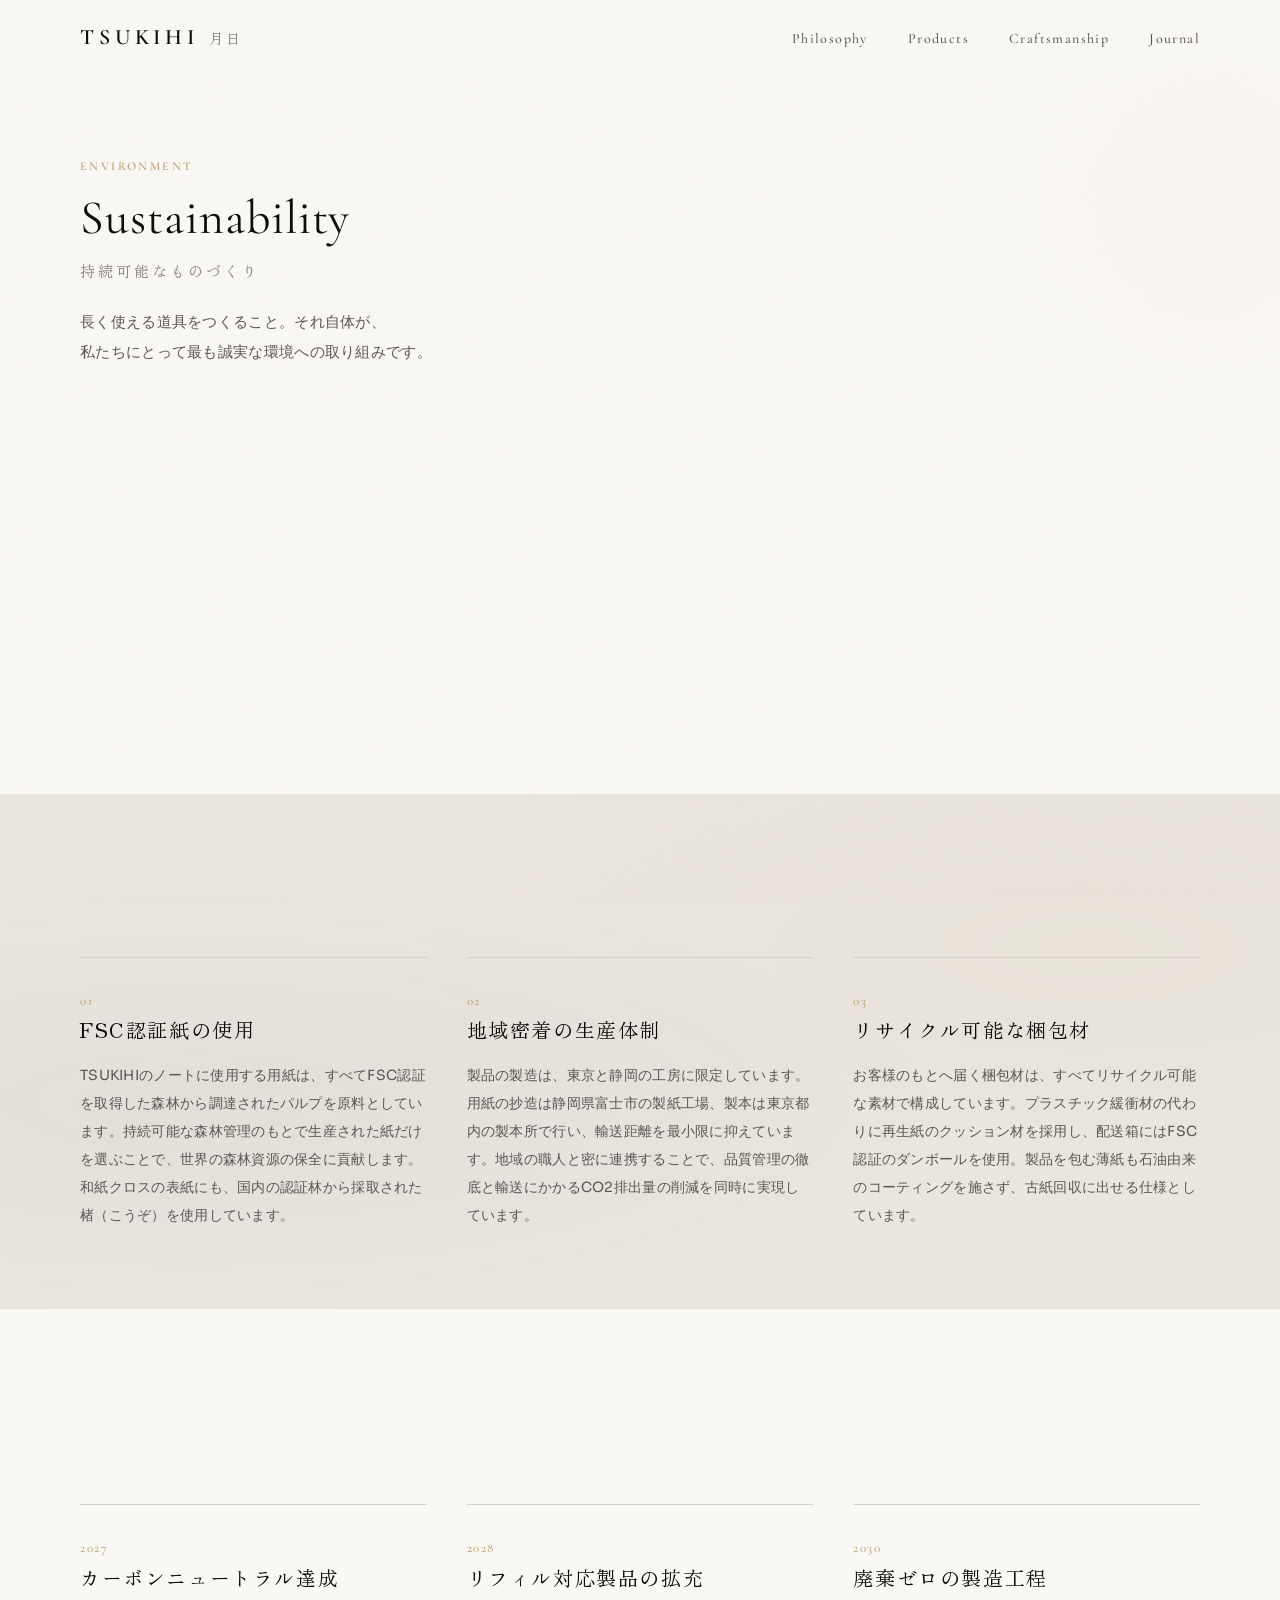
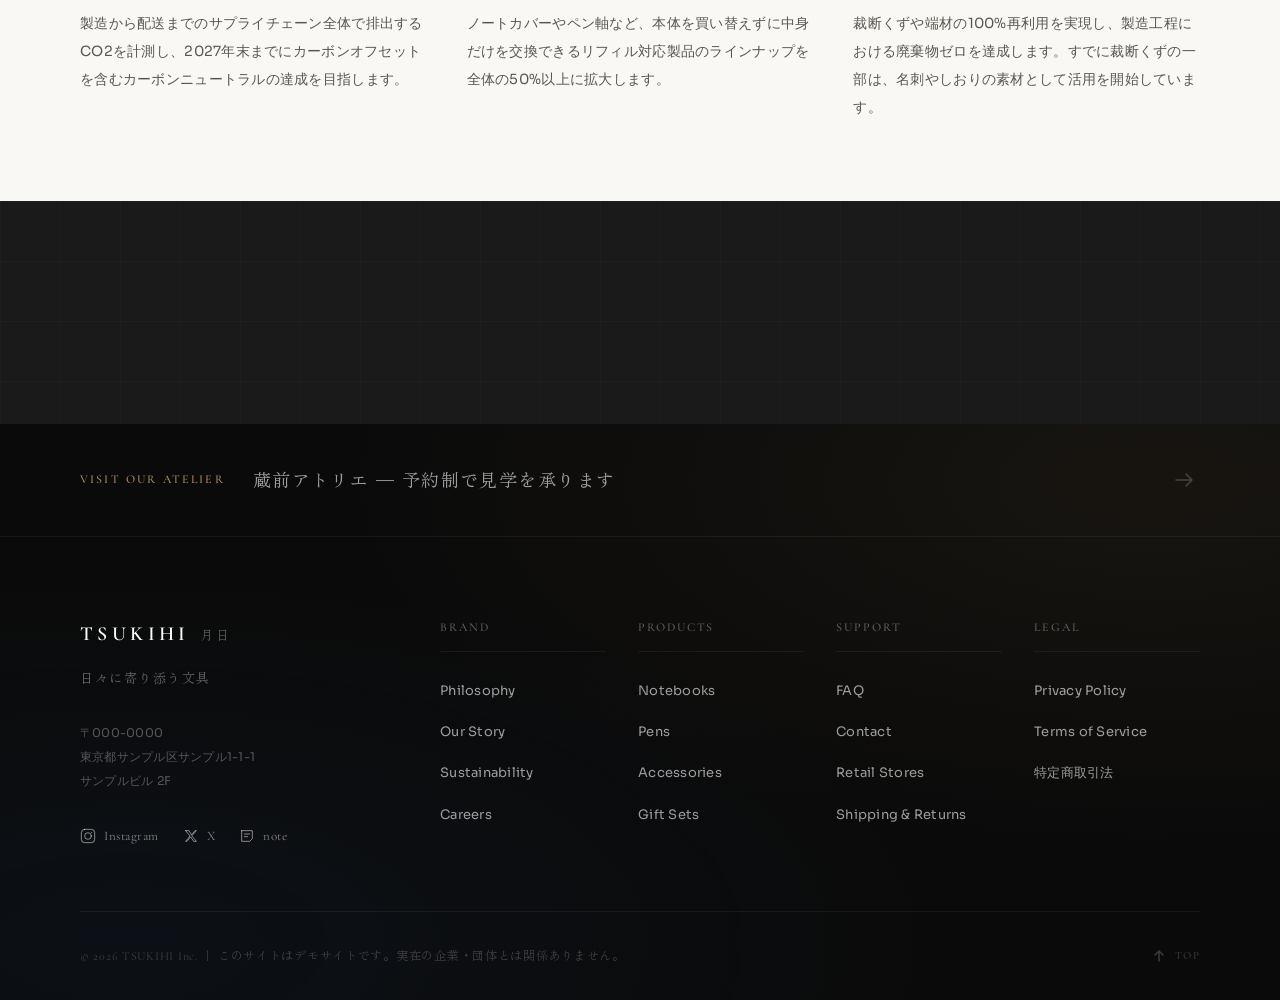
<file: sustainability.html>
<!DOCTYPE html>
<html lang="ja">
<head>
  <meta charset="UTF-8">
  <meta name="viewport" content="width=device-width, initial-scale=1.0">
  <title>Sustainability — TSUKIHI 月日</title>
  <meta name="description" content="長く愛用できる製品をつくることは、資源の無駄を減らすことに直結します。TSUKIHIの持続可能なものづくり。">

  <!-- Open Graph -->
  <meta property="og:type" content="website">
  <meta property="og:title" content="Sustainability — TSUKIHI 月日">
  <meta property="og:description" content="長く愛用できる製品をつくることは、資源の無駄を減らすことに直結します。TSUKIHIの持続可能なものづくり。">
  <meta property="og:url" content="https://tsumita2929.github.io/tsukihi-lp/sustainability.html">
  <meta property="og:image" content="https://tsumita2929.github.io/tsukihi-lp/images/og-image.png">
  <meta property="og:image:width" content="1200">
  <meta property="og:image:height" content="630">
  <meta property="og:site_name" content="TSUKIHI — 月日">
  <meta property="og:locale" content="ja_JP">

  <!-- Twitter Card -->
  <meta name="twitter:card" content="summary_large_image">
  <meta name="twitter:title" content="Sustainability — TSUKIHI 月日">
  <meta name="twitter:description" content="長く愛用できる製品をつくることは、資源の無駄を減らすことに直結します。TSUKIHIの持続可能なものづくり。">
  <meta name="twitter:image" content="https://tsumita2929.github.io/tsukihi-lp/images/og-image.png">

  <link rel="preconnect" href="https://fonts.googleapis.com">
  <link rel="preconnect" href="https://fonts.gstatic.com" crossorigin>
  <link href="https://fonts.googleapis.com/css2?family=Cormorant+Garamond:ital,wght@0,300;0,400;0,500;0,600;1,400&family=Sora:wght@300;400;500;600&family=Zen+Old+Mincho:wght@400;500;600&display=swap" rel="stylesheet">
  <link rel="icon" type="image/svg+xml" href="favicon.svg">
  <link rel="stylesheet" href="style.css">
</head>
<body>
  <header class="header" id="header">
    <div class="header__inner">
      <a href="index.html" class="header__logo">
        <span class="logo-mark">TSUKIHI</span>
        <span class="logo-sub">月日</span>
      </a>
      <nav class="header__nav" id="nav">
        <ul class="header__nav-list">
          <li><a href="index.html#philosophy">Philosophy</a></li>
          <li><a href="index.html#products">Products</a></li>
          <li><a href="index.html#craftsmanship">Craftsmanship</a></li>
          <li><a href="index.html#journal">Journal</a></li>
        </ul>
      </nav>
      <button class="header__menu-btn" id="menuBtn" aria-label="メニューを開く">
        <span></span>
        <span></span>
      </button>
    </div>
  </header>
  <main>

  <section class="page-hero">
    <div class="container">
      <p class="page-hero__eyebrow">Environment</p>
      <h1 class="page-hero__title">Sustainability</h1>
      <p class="page-hero__title-jp">持続可能なものづくり</p>
      <p class="page-hero__desc">長く使える道具をつくること。それ自体が、<br>私たちにとって最も誠実な環境への取り組みです。</p>
    </div>
  </section>

  <section class="page-section">
    <div class="container">
      <h2 class="page-section__heading reveal">Our Approach</h2>
      <div class="page-text reveal">
        <p>TSUKIHIは「使い捨てない文具」を理念に掲げています。長く愛用できる製品をつくることは、資源の無駄を減らすことに直結します。しかし、それだけでは十分ではありません。素材の調達から製造、梱包、配送に至るまで、すべての工程で環境への影響を最小限に抑える努力を続けています。</p>
        <p>私たちは小さなブランドです。だからこそ、一つひとつの判断に責任を持ち、妥協のない選択ができると信じています。</p>
      </div>
    </div>
  </section>

  <section class="page-section page-section--alt">
    <div class="container">
      <h2 class="page-section__heading reveal">Three Commitments</h2>
      <div class="value-grid">
        <div class="value-item reveal">
          <span class="value-item__number">01</span>
          <h3 class="value-item__title">FSC認証紙の使用</h3>
          <p class="value-item__text">TSUKIHIのノートに使用する用紙は、すべてFSC認証を取得した森林から調達されたパルプを原料としています。持続可能な森林管理のもとで生産された紙だけを選ぶことで、世界の森林資源の保全に貢献します。和紙クロスの表紙にも、国内の認証林から採取された楮（こうぞ）を使用しています。</p>
        </div>
        <div class="value-item reveal">
          <span class="value-item__number">02</span>
          <h3 class="value-item__title">地域密着の生産体制</h3>
          <p class="value-item__text">製品の製造は、東京と静岡の工房に限定しています。用紙の抄造は静岡県富士市の製紙工場、製本は東京都内の製本所で行い、輸送距離を最小限に抑えています。地域の職人と密に連携することで、品質管理の徹底と輸送にかかるCO2排出量の削減を同時に実現しています。</p>
        </div>
        <div class="value-item reveal">
          <span class="value-item__number">03</span>
          <h3 class="value-item__title">リサイクル可能な梱包材</h3>
          <p class="value-item__text">お客様のもとへ届く梱包材は、すべてリサイクル可能な素材で構成しています。プラスチック緩衝材の代わりに再生紙のクッション材を採用し、配送箱にはFSC認証のダンボールを使用。製品を包む薄紙も石油由来のコーティングを施さず、古紙回収に出せる仕様としています。</p>
        </div>
      </div>
    </div>
  </section>

  <section class="page-section">
    <div class="container">
      <h2 class="page-section__heading reveal">Future Goals</h2>
      <div class="page-text reveal">
        <p>私たちの取り組みは、まだ道半ばです。2026年度以降、以下の目標に向けて具体的な施策を進めていきます。</p>
      </div>
      <div class="value-grid">
        <div class="value-item reveal">
          <span class="value-item__number">2027</span>
          <h3 class="value-item__title">カーボンニュートラル達成</h3>
          <p class="value-item__text">製造から配送までのサプライチェーン全体で排出するCO2を計測し、2027年末までにカーボンオフセットを含むカーボンニュートラルの達成を目指します。</p>
        </div>
        <div class="value-item reveal">
          <span class="value-item__number">2028</span>
          <h3 class="value-item__title">リフィル対応製品の拡充</h3>
          <p class="value-item__text">ノートカバーやペン軸など、本体を買い替えずに中身だけを交換できるリフィル対応製品のラインナップを全体の50%以上に拡大します。</p>
        </div>
        <div class="value-item reveal">
          <span class="value-item__number">2030</span>
          <h3 class="value-item__title">廃棄ゼロの製造工程</h3>
          <p class="value-item__text">裁断くずや端材の100%再利用を実現し、製造工程における廃棄物ゼロを達成します。すでに裁断くずの一部は、名刺やしおりの素材として活用を開始しています。</p>
        </div>
      </div>
    </div>
  </section>

  <section class="page-section page-section--dark">
    <div class="container">
      <div class="page-text reveal">
        <p>環境への配慮は、製品の品質を犠牲にして行うものではありません。素材を吟味し、工程を見直し、本当に良いものだけをつくる。その結果として環境負荷が減ること——それがTSUKIHIの考えるサステナビリティです。</p>
      </div>
    </div>
  </section>
  </main>

  <footer class="footer">
    <div class="footer__cta">
      <div class="container">
        <a href="contact.html" class="footer__cta-inner">
          <span class="footer__cta-label">Visit Our Atelier</span>
          <span class="footer__cta-title">蔵前アトリエ — 予約制で見学を承ります</span>
          <svg class="footer__cta-arrow" width="32" height="32" viewBox="0 0 32 32" fill="none" aria-hidden="true">
            <path d="M8 16h16M18 10l6 6-6 6" stroke="currentColor" stroke-width="1.5" stroke-linecap="round" stroke-linejoin="round"/>
          </svg>
        </a>
      </div>
    </div>
    <div class="container">
      <div class="footer__main">
        <div class="footer__brand">
          <div class="footer__brand-head">
            <span class="footer__logo">TSUKIHI</span>
            <span class="footer__logo-jp">月日</span>
          </div>
          <p class="footer__tagline">日々に寄り添う文具</p>
          <address class="footer__address">
            〒000-0000<br>
            東京都サンプル区サンプル1-1-1<br>
            サンプルビル 2F
          </address>
          <div class="footer__social">
            <a href="#" class="footer__social-link">
              <svg width="16" height="16" viewBox="0 0 24 24" fill="none" stroke="currentColor" stroke-width="1.5" stroke-linecap="round" stroke-linejoin="round" aria-hidden="true">
                <rect x="2" y="2" width="20" height="20" rx="5"/>
                <circle cx="12" cy="12" r="5"/>
                <circle cx="17.5" cy="6.5" r="1" fill="currentColor" stroke="none"/>
              </svg>
              <span>Instagram</span>
            </a>
            <a href="#" class="footer__social-link">
              <svg width="16" height="16" viewBox="0 0 24 24" fill="none" stroke="currentColor" stroke-width="1.5" stroke-linecap="round" stroke-linejoin="round" aria-hidden="true">
                <path d="M4 4l6.5 8L4 20h2l5.5-6.8L16 20h4l-6.8-8.3L20 4h-2l-5.2 6.3L9 4H4z"/>
              </svg>
              <span>X</span>
            </a>
            <a href="#" class="footer__social-link">
              <svg width="16" height="16" viewBox="0 0 24 24" fill="none" stroke="currentColor" stroke-width="1.5" stroke-linecap="round" stroke-linejoin="round" aria-hidden="true">
                <path d="M4 4h16v12l-4 4H4V4z"/>
                <path d="M8 9h8M8 13h5"/>
              </svg>
              <span>note</span>
            </a>
          </div>
        </div>
        <nav class="footer__nav">
          <div class="footer__nav-group">
            <h4 class="footer__nav-heading">Brand</h4>
            <ul>
              <li><a href="index.html#philosophy">Philosophy</a></li>
              <li><a href="our-story.html">Our Story</a></li>
              <li><a href="sustainability.html">Sustainability</a></li>
              <li><a href="careers.html">Careers</a></li>
            </ul>
          </div>
          <div class="footer__nav-group">
            <h4 class="footer__nav-heading">Products</h4>
            <ul>
              <li><a href="index.html#products">Notebooks</a></li>
              <li><a href="pens.html">Pens</a></li>
              <li><a href="accessories.html">Accessories</a></li>
              <li><a href="gift-sets.html">Gift Sets</a></li>
            </ul>
          </div>
          <div class="footer__nav-group">
            <h4 class="footer__nav-heading">Support</h4>
            <ul>
              <li><a href="faq.html">FAQ</a></li>
              <li><a href="contact.html">Contact</a></li>
              <li><a href="retail-stores.html">Retail Stores</a></li>
              <li><a href="shipping.html">Shipping &amp; Returns</a></li>
            </ul>
          </div>
          <div class="footer__nav-group">
            <h4 class="footer__nav-heading">Legal</h4>
            <ul>
              <li><a href="privacy.html">Privacy Policy</a></li>
              <li><a href="terms.html">Terms of Service</a></li>
              <li><a href="tokushoho.html">特定商取引法</a></li>
            </ul>
          </div>
        </nav>
      </div>
      <div class="footer__bottom">
        <p class="footer__copyright">&copy; 2026 TSUKIHI Inc. ｜ このサイトはデモサイトです。実在の企業・団体とは関係ありません。</p>
        <button class="footer__totop" id="toTopBtn" aria-label="ページの先頭に戻る">
          <svg width="16" height="16" viewBox="0 0 16 16" fill="none" stroke="currentColor" stroke-width="1.5" stroke-linecap="round" stroke-linejoin="round">
            <path d="M8 13V3M4 7l4-4 4 4"/>
          </svg>
          <span>Top</span>
        </button>
      </div>
    </div>
  </footer>

  <script src="main.js"></script>
</body>
</html>
</file>
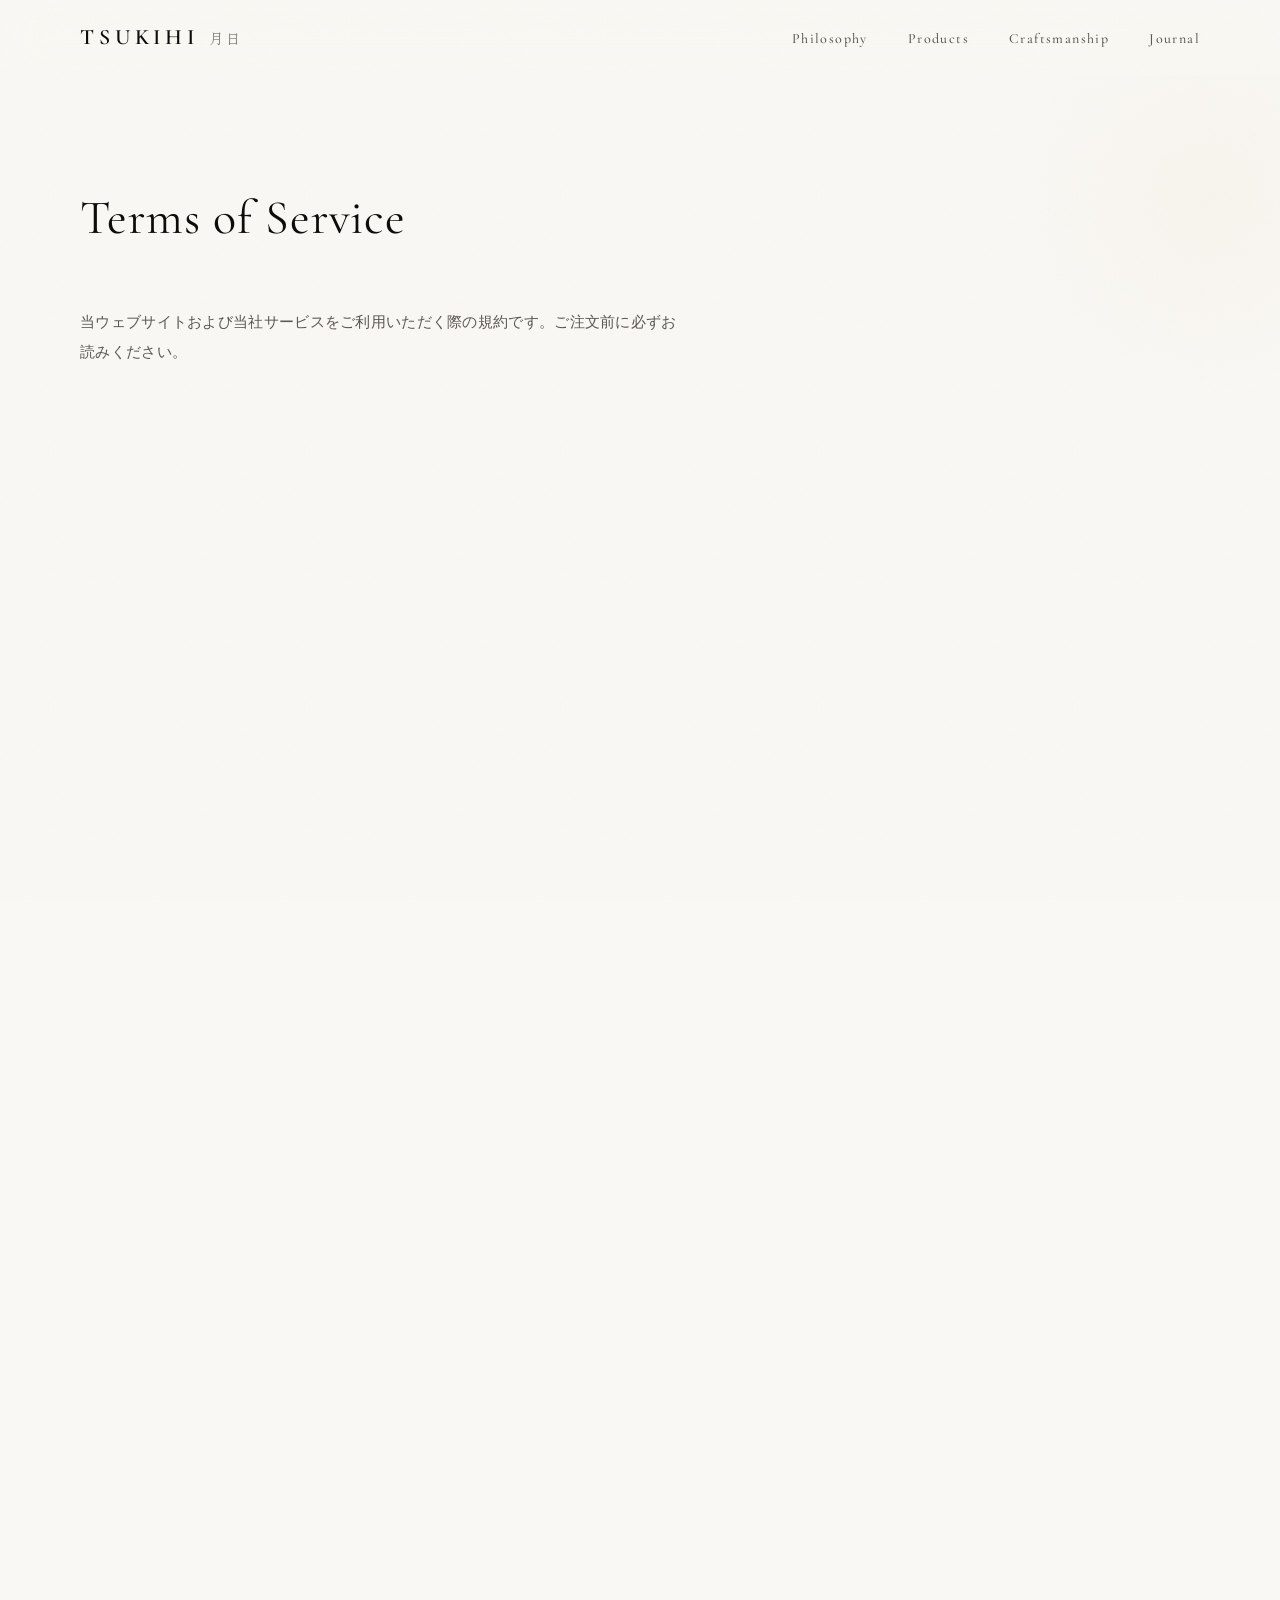
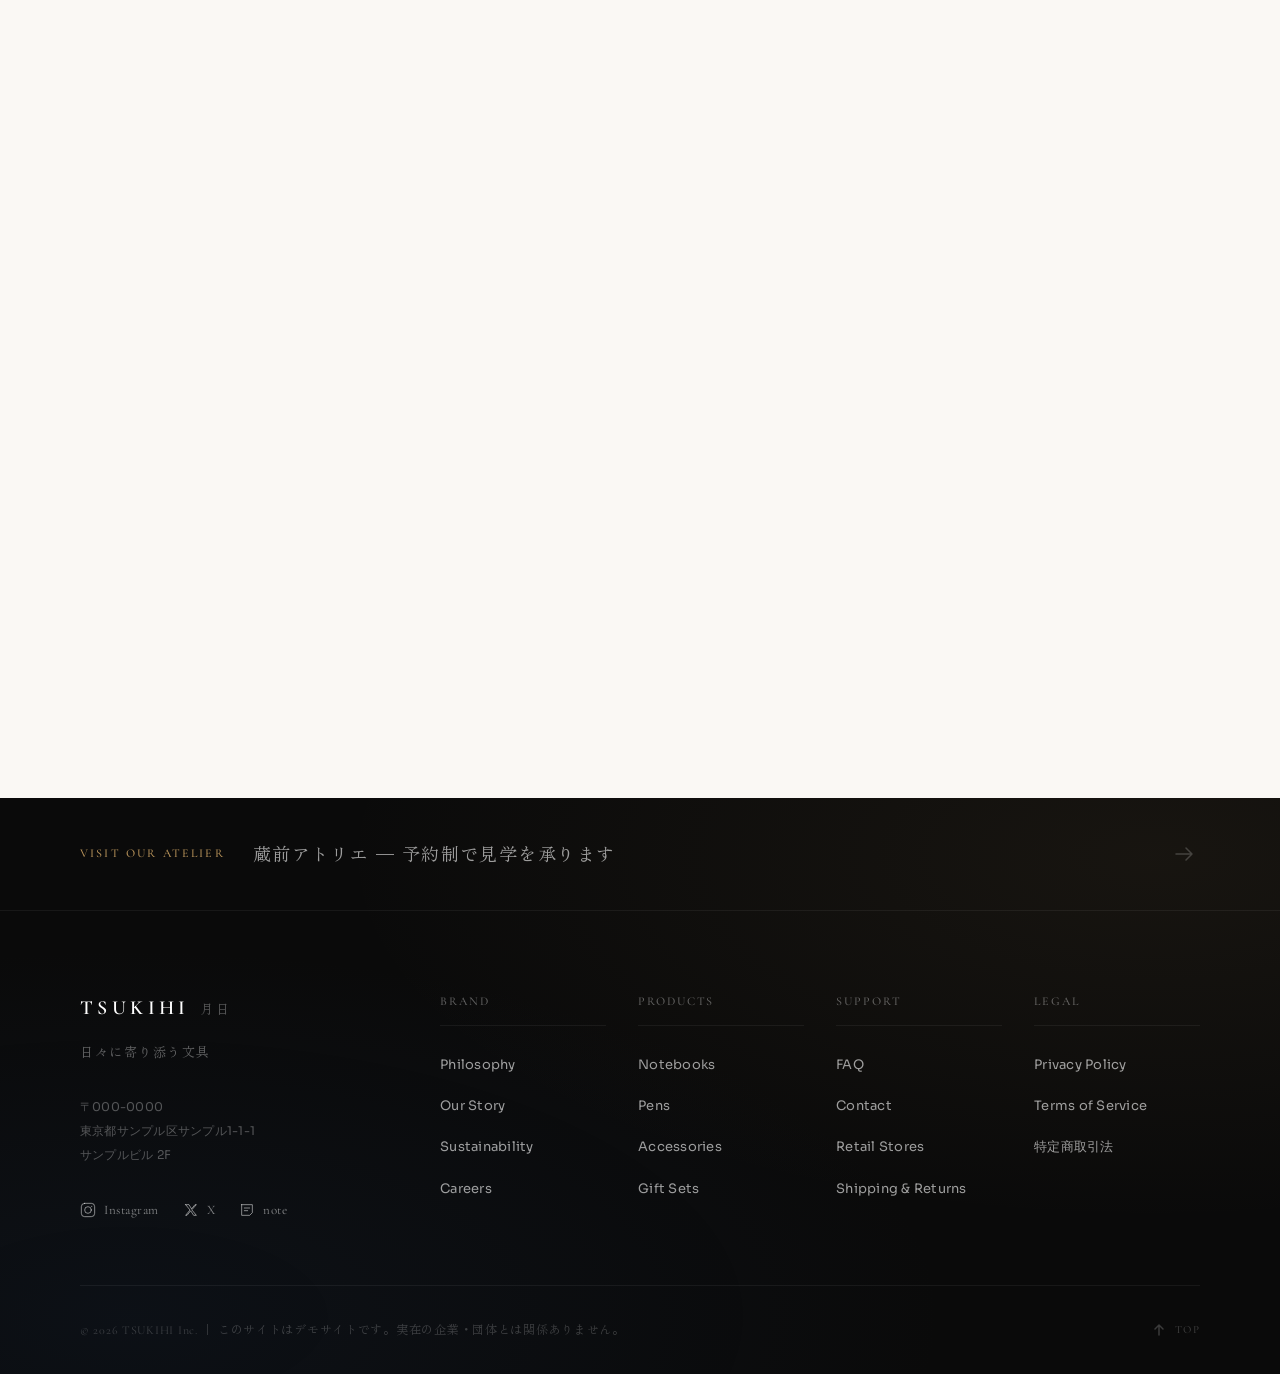
<file: terms.html>
<!DOCTYPE html>
<html lang="ja">
<head>
  <meta charset="UTF-8">
  <meta name="viewport" content="width=device-width, initial-scale=1.0">
  <title>Terms of Service — TSUKIHI 月日</title>
  <meta name="description" content="TSUKIHIの利用規約。">

  <!-- Open Graph -->
  <meta property="og:type" content="website">
  <meta property="og:title" content="Terms of Service — TSUKIHI 月日">
  <meta property="og:description" content="TSUKIHIの利用規約。">
  <meta property="og:url" content="https://tsumita2929.github.io/tsukihi-lp/terms.html">
  <meta property="og:image" content="https://tsumita2929.github.io/tsukihi-lp/images/og-image.png">
  <meta property="og:image:width" content="1200">
  <meta property="og:image:height" content="630">
  <meta property="og:site_name" content="TSUKIHI — 月日">
  <meta property="og:locale" content="ja_JP">

  <!-- Twitter Card -->
  <meta name="twitter:card" content="summary_large_image">
  <meta name="twitter:title" content="Terms of Service — TSUKIHI 月日">
  <meta name="twitter:description" content="TSUKIHIの利用規約。">
  <meta name="twitter:image" content="https://tsumita2929.github.io/tsukihi-lp/images/og-image.png">

  <link rel="preconnect" href="https://fonts.googleapis.com">
  <link rel="preconnect" href="https://fonts.gstatic.com" crossorigin>
  <link href="https://fonts.googleapis.com/css2?family=Cormorant+Garamond:ital,wght@0,300;0,400;0,500;0,600;1,400&family=Sora:wght@300;400;500;600&family=Zen+Old+Mincho:wght@400;500;600&display=swap" rel="stylesheet">
  <link rel="icon" type="image/svg+xml" href="favicon.svg">
  <link rel="stylesheet" href="style.css">
</head>
<body>
  <header class="header" id="header">
    <div class="header__inner">
      <a href="index.html" class="header__logo">
        <span class="logo-mark">TSUKIHI</span>
        <span class="logo-sub">月日</span>
      </a>
      <nav class="header__nav" id="nav">
        <ul class="header__nav-list">
          <li><a href="index.html#philosophy">Philosophy</a></li>
          <li><a href="index.html#products">Products</a></li>
          <li><a href="index.html#craftsmanship">Craftsmanship</a></li>
          <li><a href="index.html#journal">Journal</a></li>
        </ul>
      </nav>
      <button class="header__menu-btn" id="menuBtn" aria-label="メニューを開く">
        <span></span>
        <span></span>
      </button>
    </div>
  </header>
  <main>

  <section class="page-hero">
    <div class="container">
      <p class="page-hero__eyebrow reveal">Legal</p>
      <h1 class="page-hero__title reveal">Terms of Service</h1>
      <p class="page-hero__title-jp reveal">利用規約</p>
      <p class="page-hero__desc reveal">当ウェブサイトおよび当社サービスをご利用いただく際の規約です。ご注文前に必ずお読みください。</p>
    </div>
  </section>

  <section class="page-section">
    <div class="container">
      <div class="legal-content reveal">
        <p>最終更新日：2026年1月1日</p>

        <p>この利用規約（以下「本規約」）は、株式会社TSUKIHI（以下「当社」）が運営するウェブサイトおよび店舗におけるサービスの利用条件を定めるものです。お客様は、本規約に同意のうえ、当社サービスをご利用ください。</p>

        <h3>適用範囲</h3>
        <p>本規約は、当社ウェブサイト（https://tsukihi.jp）を通じたオンライン購入、および当社直営店舗・取扱店舗でのご購入を含む、当社が提供するすべてのサービスに適用されます。本規約に同意いただけない場合は、当社サービスのご利用をお控えください。</p>

        <h3>注文と契約</h3>
        <p>お客様がウェブサイトを通じてご注文いただき、当社からの注文確認メールがお客様に到達した時点で、売買契約が成立するものとします。在庫状況やお支払い状況等により、やむを得ず注文をお受けできない場合がございます。その際は速やかにご連絡いたします。</p>

        <h3>価格と支払い</h3>
        <p>ウェブサイトおよび店舗に表示される商品価格は、すべて消費税込みの価格です。当社では、以下のお支払い方法をご利用いただけます。</p>
        <ul>
          <li>クレジットカード（VISA、Mastercard、JCB、American Express）</li>
          <li>銀行振込（ご注文後7日以内にお振込みください。振込手数料はお客様負担となります。）</li>
          <li>コンビニ決済（ご注文後7日以内にお支払いください。）</li>
        </ul>
        <p>銀行振込・コンビニ決済の場合、お支払い期限内にご入金が確認できない場合は、ご注文をキャンセルさせていただくことがあります。</p>

        <h3>配送</h3>
        <p>配送に関する詳細（送料、配送地域、配送日数等）は、<a href="shipping.html">配送・返品ページ</a>をご確認ください。商品の所有権およびリスクは、配送業者がお客様に商品をお届けした時点で移転するものとします。</p>

        <h3>返品・交換</h3>
        <p>お客様のご都合による返品・交換は、以下の条件を満たす場合に承ります。</p>
        <ul>
          <li>商品到着後7日以内にご連絡いただくこと</li>
          <li>商品が未使用・未開封であること</li>
          <li>返品送料はお客様のご負担となります</li>
        </ul>
        <p>商品に初期不良（破損、汚損、誤配送等）があった場合は、商品到着後7日以内にご連絡ください。送料当社負担にて、新品との交換または返金にて対応いたします。</p>

        <h3>知的財産権</h3>
        <p>当社ウェブサイトに掲載されているすべてのコンテンツ（テキスト、画像、写真、イラスト、デザイン、ロゴ、商標等）に関する知的財産権は、当社または正当な権利者に帰属します。当社の事前の書面による許可なく、これらのコンテンツを複製、転載、改変、配布、販売することを禁止します。</p>

        <h3>免責事項</h3>
        <p>当社は、以下の事項について責任を負いかねます。</p>
        <ul>
          <li>ウェブサイト上の商品画像と実際の商品との色味の違い（モニターの設定や閲覧環境により異なる場合がございます）</li>
          <li>天然素材を使用した商品における、木目・革の風合い・紙の質感等の個体差（これらは天然素材ならではの特徴であり、不良品には該当いたしません）</li>
          <li>天災、通信障害、その他当社の責に帰さない事由による、サービスの中断・遅延</li>
        </ul>

        <h3>準拠法・管轄裁判所</h3>
        <p>本規約の解釈および適用は、日本法に準拠するものとします。本規約に関連して生じた紛争については、東京地方裁判所を第一審の専属的合意管轄裁判所とします。</p>
      </div>
    </div>
  </section>
  </main>

  <footer class="footer">
    <div class="footer__cta">
      <div class="container">
        <a href="contact.html" class="footer__cta-inner">
          <span class="footer__cta-label">Visit Our Atelier</span>
          <span class="footer__cta-title">蔵前アトリエ — 予約制で見学を承ります</span>
          <svg class="footer__cta-arrow" width="32" height="32" viewBox="0 0 32 32" fill="none" aria-hidden="true">
            <path d="M8 16h16M18 10l6 6-6 6" stroke="currentColor" stroke-width="1.5" stroke-linecap="round" stroke-linejoin="round"/>
          </svg>
        </a>
      </div>
    </div>
    <div class="container">
      <div class="footer__main">
        <div class="footer__brand">
          <div class="footer__brand-head">
            <span class="footer__logo">TSUKIHI</span>
            <span class="footer__logo-jp">月日</span>
          </div>
          <p class="footer__tagline">日々に寄り添う文具</p>
          <address class="footer__address">
            〒000-0000<br>
            東京都サンプル区サンプル1-1-1<br>
            サンプルビル 2F
          </address>
          <div class="footer__social">
            <a href="#" class="footer__social-link">
              <svg width="16" height="16" viewBox="0 0 24 24" fill="none" stroke="currentColor" stroke-width="1.5" stroke-linecap="round" stroke-linejoin="round" aria-hidden="true">
                <rect x="2" y="2" width="20" height="20" rx="5"/>
                <circle cx="12" cy="12" r="5"/>
                <circle cx="17.5" cy="6.5" r="1" fill="currentColor" stroke="none"/>
              </svg>
              <span>Instagram</span>
            </a>
            <a href="#" class="footer__social-link">
              <svg width="16" height="16" viewBox="0 0 24 24" fill="none" stroke="currentColor" stroke-width="1.5" stroke-linecap="round" stroke-linejoin="round" aria-hidden="true">
                <path d="M4 4l6.5 8L4 20h2l5.5-6.8L16 20h4l-6.8-8.3L20 4h-2l-5.2 6.3L9 4H4z"/>
              </svg>
              <span>X</span>
            </a>
            <a href="#" class="footer__social-link">
              <svg width="16" height="16" viewBox="0 0 24 24" fill="none" stroke="currentColor" stroke-width="1.5" stroke-linecap="round" stroke-linejoin="round" aria-hidden="true">
                <path d="M4 4h16v12l-4 4H4V4z"/>
                <path d="M8 9h8M8 13h5"/>
              </svg>
              <span>note</span>
            </a>
          </div>
        </div>
        <nav class="footer__nav">
          <div class="footer__nav-group">
            <h4 class="footer__nav-heading">Brand</h4>
            <ul>
              <li><a href="index.html#philosophy">Philosophy</a></li>
              <li><a href="our-story.html">Our Story</a></li>
              <li><a href="sustainability.html">Sustainability</a></li>
              <li><a href="careers.html">Careers</a></li>
            </ul>
          </div>
          <div class="footer__nav-group">
            <h4 class="footer__nav-heading">Products</h4>
            <ul>
              <li><a href="index.html#products">Notebooks</a></li>
              <li><a href="pens.html">Pens</a></li>
              <li><a href="accessories.html">Accessories</a></li>
              <li><a href="gift-sets.html">Gift Sets</a></li>
            </ul>
          </div>
          <div class="footer__nav-group">
            <h4 class="footer__nav-heading">Support</h4>
            <ul>
              <li><a href="faq.html">FAQ</a></li>
              <li><a href="contact.html">Contact</a></li>
              <li><a href="retail-stores.html">Retail Stores</a></li>
              <li><a href="shipping.html">Shipping &amp; Returns</a></li>
            </ul>
          </div>
          <div class="footer__nav-group">
            <h4 class="footer__nav-heading">Legal</h4>
            <ul>
              <li><a href="privacy.html">Privacy Policy</a></li>
              <li><a href="terms.html">Terms of Service</a></li>
              <li><a href="tokushoho.html">特定商取引法</a></li>
            </ul>
          </div>
        </nav>
      </div>
      <div class="footer__bottom">
        <p class="footer__copyright">&copy; 2026 TSUKIHI Inc. ｜ このサイトはデモサイトです。実在の企業・団体とは関係ありません。</p>
        <button class="footer__totop" id="toTopBtn" aria-label="ページの先頭に戻る">
          <svg width="16" height="16" viewBox="0 0 16 16" fill="none" stroke="currentColor" stroke-width="1.5" stroke-linecap="round" stroke-linejoin="round">
            <path d="M8 13V3M4 7l4-4 4 4"/>
          </svg>
          <span>Top</span>
        </button>
      </div>
    </div>
  </footer>

  <script src="main.js"></script>
</body>
</html>
</file>
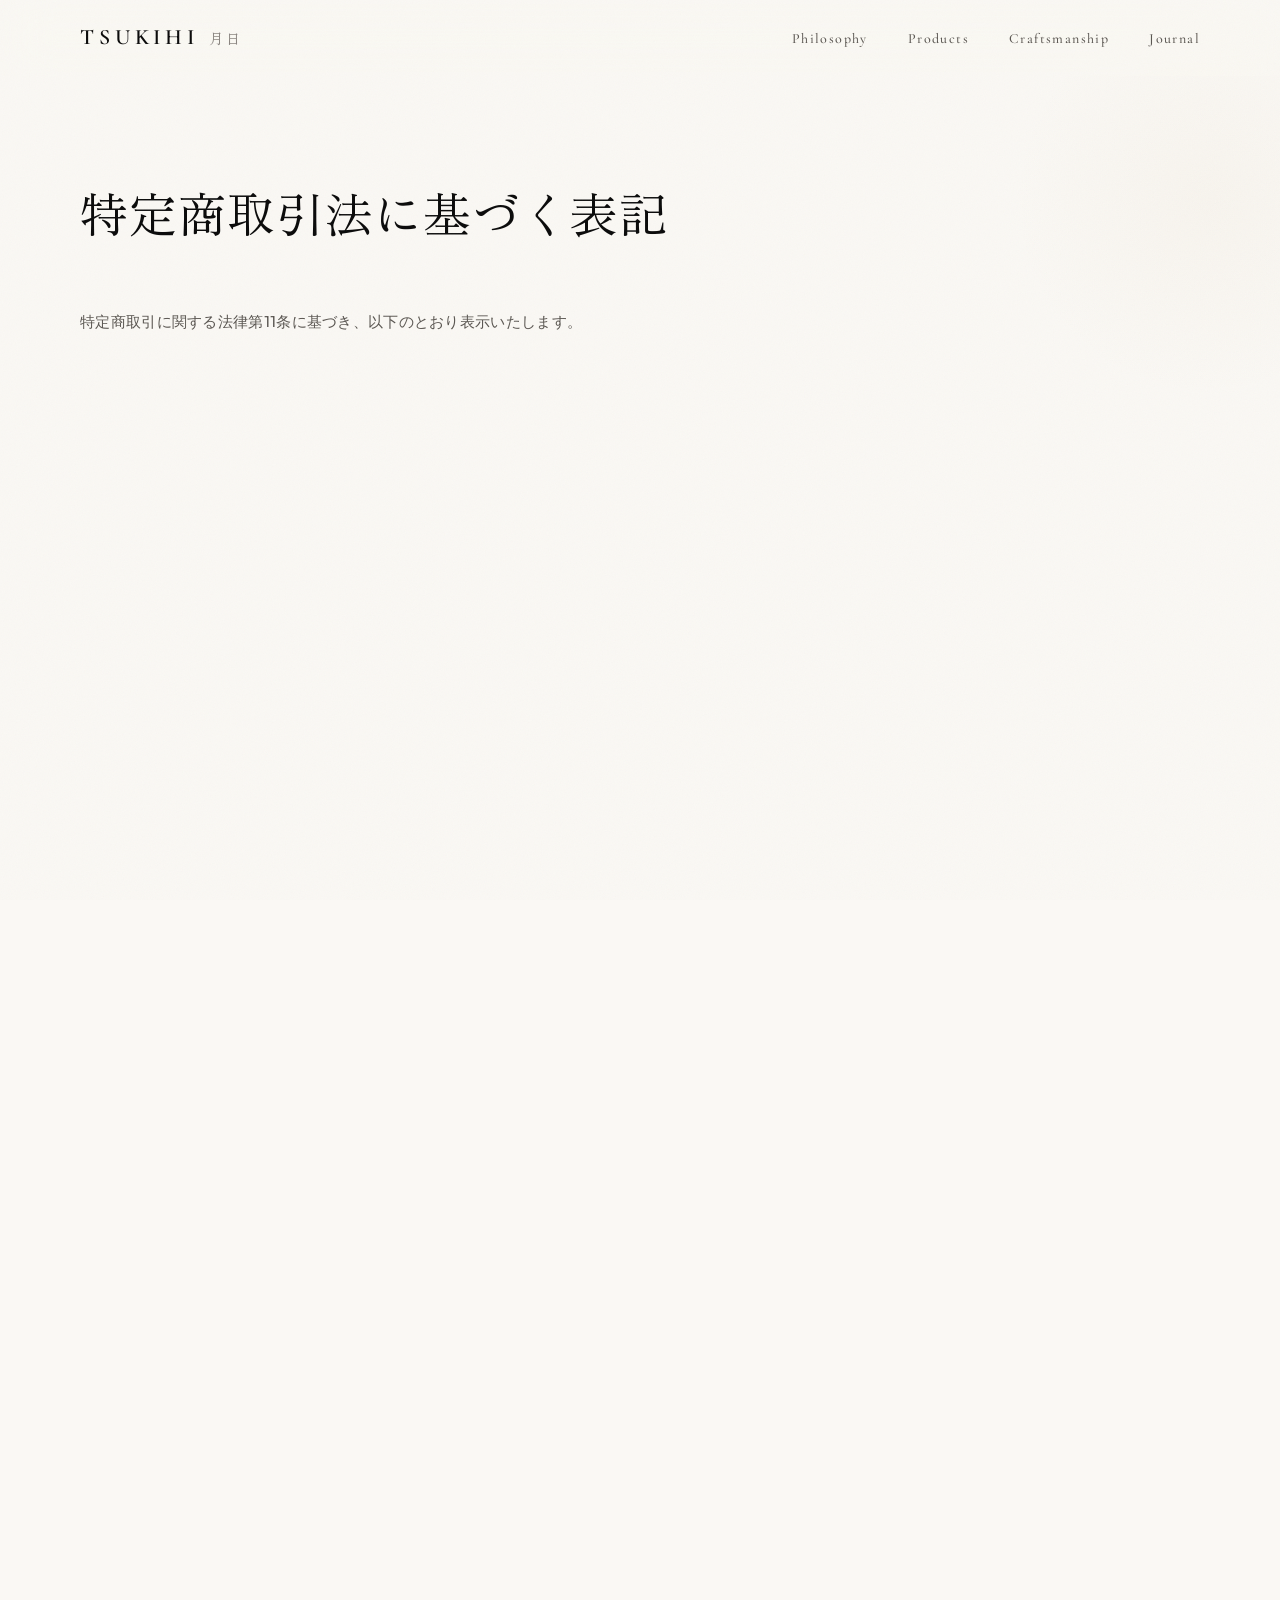
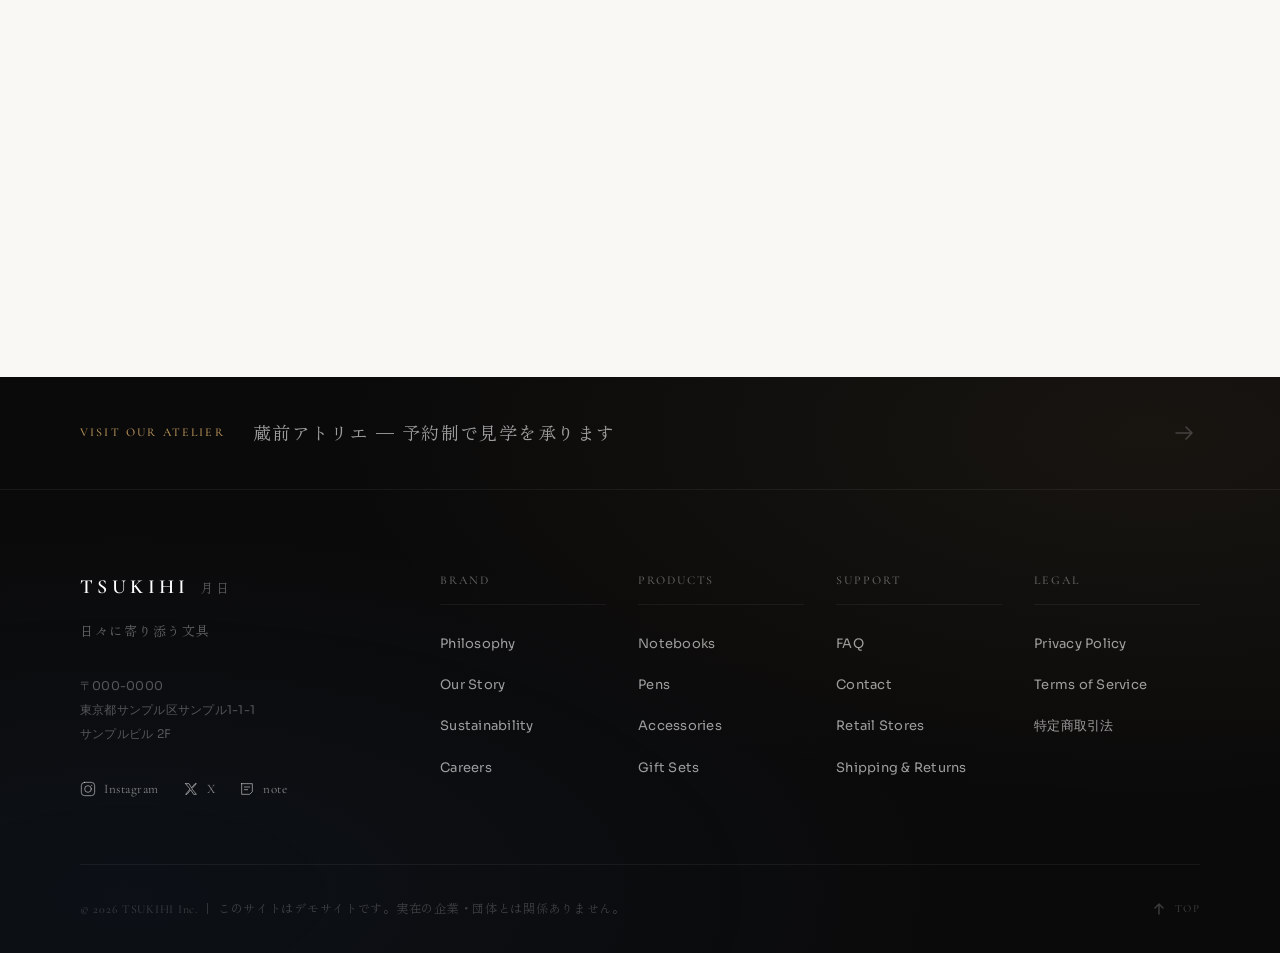
<file: tokushoho.html>
<!DOCTYPE html>
<html lang="ja">
<head>
  <meta charset="UTF-8">
  <meta name="viewport" content="width=device-width, initial-scale=1.0">
  <title>特定商取引法に基づく表記 — TSUKIHI 月日</title>
  <meta name="description" content="特定商取引法に基づく表記。">

  <!-- Open Graph -->
  <meta property="og:type" content="website">
  <meta property="og:title" content="特定商取引法に基づく表記 — TSUKIHI 月日">
  <meta property="og:description" content="特定商取引法に基づく表記。">
  <meta property="og:url" content="https://tsumita2929.github.io/tsukihi-lp/tokushoho.html">
  <meta property="og:image" content="https://tsumita2929.github.io/tsukihi-lp/images/og-image.png">
  <meta property="og:image:width" content="1200">
  <meta property="og:image:height" content="630">
  <meta property="og:site_name" content="TSUKIHI — 月日">
  <meta property="og:locale" content="ja_JP">

  <!-- Twitter Card -->
  <meta name="twitter:card" content="summary_large_image">
  <meta name="twitter:title" content="特定商取引法に基づく表記 — TSUKIHI 月日">
  <meta name="twitter:description" content="特定商取引法に基づく表記。">
  <meta name="twitter:image" content="https://tsumita2929.github.io/tsukihi-lp/images/og-image.png">

  <link rel="preconnect" href="https://fonts.googleapis.com">
  <link rel="preconnect" href="https://fonts.gstatic.com" crossorigin>
  <link href="https://fonts.googleapis.com/css2?family=Cormorant+Garamond:ital,wght@0,300;0,400;0,500;0,600;1,400&family=Sora:wght@300;400;500;600&family=Zen+Old+Mincho:wght@400;500;600&display=swap" rel="stylesheet">
  <link rel="icon" type="image/svg+xml" href="favicon.svg">
  <link rel="stylesheet" href="style.css">
</head>
<body>
  <header class="header" id="header">
    <div class="header__inner">
      <a href="index.html" class="header__logo">
        <span class="logo-mark">TSUKIHI</span>
        <span class="logo-sub">月日</span>
      </a>
      <nav class="header__nav" id="nav">
        <ul class="header__nav-list">
          <li><a href="index.html#philosophy">Philosophy</a></li>
          <li><a href="index.html#products">Products</a></li>
          <li><a href="index.html#craftsmanship">Craftsmanship</a></li>
          <li><a href="index.html#journal">Journal</a></li>
        </ul>
      </nav>
      <button class="header__menu-btn" id="menuBtn" aria-label="メニューを開く">
        <span></span>
        <span></span>
      </button>
    </div>
  </header>
  <main>

  <section class="page-hero">
    <div class="container">
      <p class="page-hero__eyebrow reveal">Legal</p>
      <h1 class="page-hero__title reveal">特定商取引法に基づく表記</h1>
      <p class="page-hero__title-jp reveal">Legal Notice</p>
      <p class="page-hero__desc reveal">特定商取引に関する法律第11条に基づき、以下のとおり表示いたします。</p>
    </div>
  </section>

  <section class="page-section">
    <div class="container">
      <div class="legal-content reveal">
        <h3>販売業者</h3>
        <p>株式会社TSUKIHI</p>

        <h3>代表者</h3>
        <p>山田 太郎</p>

        <h3>所在地</h3>
        <p>〒000-0000 東京都サンプル区サンプル1-1-1 サンプルビル 2F</p>

        <h3>電話番号</h3>
        <p>00-0000-XXXX（平日10:00-18:00）</p>

        <h3>メールアドレス</h3>
        <p><a href="mailto:info@example.com">info@example.com</a></p>

        <h3>URL</h3>
        <p><a href="https://tsukihi.jp">https://tsukihi.jp</a></p>

        <h3>商品代金以外の必要料金</h3>
        <p>送料（ご注文金額が¥11,000（税込）以上の場合は無料）、銀行振込の場合の振込手数料</p>

        <h3>支払方法</h3>
        <p>クレジットカード（VISA、Mastercard、JCB、American Express）、銀行振込、コンビニ決済</p>

        <h3>支払時期</h3>
        <p>クレジットカードはご注文時に決済、銀行振込・コンビニ決済はご注文後7日以内にお支払い</p>

        <h3>商品の引渡時期</h3>
        <p>ご注文確認後、3〜5営業日以内に発送いたします。配送地域や在庫状況により、お届けまでにお時間をいただく場合がございます。</p>

        <h3>返品・交換</h3>
        <p>未使用品に限り、商品到着後7日以内にご連絡いただいた場合に承ります。初期不良品（破損・汚損・誤配送等）については、無償にて交換対応いたします。</p>

        <h3>返品送料</h3>
        <p>お客様のご都合による返品の場合は、返品送料はお客様のご負担となります。不良品・誤配送の場合は、当社が送料を負担いたします。</p>
      </div>
    </div>
  </section>
  </main>

  <footer class="footer">
    <div class="footer__cta">
      <div class="container">
        <a href="contact.html" class="footer__cta-inner">
          <span class="footer__cta-label">Visit Our Atelier</span>
          <span class="footer__cta-title">蔵前アトリエ — 予約制で見学を承ります</span>
          <svg class="footer__cta-arrow" width="32" height="32" viewBox="0 0 32 32" fill="none" aria-hidden="true">
            <path d="M8 16h16M18 10l6 6-6 6" stroke="currentColor" stroke-width="1.5" stroke-linecap="round" stroke-linejoin="round"/>
          </svg>
        </a>
      </div>
    </div>
    <div class="container">
      <div class="footer__main">
        <div class="footer__brand">
          <div class="footer__brand-head">
            <span class="footer__logo">TSUKIHI</span>
            <span class="footer__logo-jp">月日</span>
          </div>
          <p class="footer__tagline">日々に寄り添う文具</p>
          <address class="footer__address">
            〒000-0000<br>
            東京都サンプル区サンプル1-1-1<br>
            サンプルビル 2F
          </address>
          <div class="footer__social">
            <a href="#" class="footer__social-link">
              <svg width="16" height="16" viewBox="0 0 24 24" fill="none" stroke="currentColor" stroke-width="1.5" stroke-linecap="round" stroke-linejoin="round" aria-hidden="true">
                <rect x="2" y="2" width="20" height="20" rx="5"/>
                <circle cx="12" cy="12" r="5"/>
                <circle cx="17.5" cy="6.5" r="1" fill="currentColor" stroke="none"/>
              </svg>
              <span>Instagram</span>
            </a>
            <a href="#" class="footer__social-link">
              <svg width="16" height="16" viewBox="0 0 24 24" fill="none" stroke="currentColor" stroke-width="1.5" stroke-linecap="round" stroke-linejoin="round" aria-hidden="true">
                <path d="M4 4l6.5 8L4 20h2l5.5-6.8L16 20h4l-6.8-8.3L20 4h-2l-5.2 6.3L9 4H4z"/>
              </svg>
              <span>X</span>
            </a>
            <a href="#" class="footer__social-link">
              <svg width="16" height="16" viewBox="0 0 24 24" fill="none" stroke="currentColor" stroke-width="1.5" stroke-linecap="round" stroke-linejoin="round" aria-hidden="true">
                <path d="M4 4h16v12l-4 4H4V4z"/>
                <path d="M8 9h8M8 13h5"/>
              </svg>
              <span>note</span>
            </a>
          </div>
        </div>
        <nav class="footer__nav">
          <div class="footer__nav-group">
            <h4 class="footer__nav-heading">Brand</h4>
            <ul>
              <li><a href="index.html#philosophy">Philosophy</a></li>
              <li><a href="our-story.html">Our Story</a></li>
              <li><a href="sustainability.html">Sustainability</a></li>
              <li><a href="careers.html">Careers</a></li>
            </ul>
          </div>
          <div class="footer__nav-group">
            <h4 class="footer__nav-heading">Products</h4>
            <ul>
              <li><a href="index.html#products">Notebooks</a></li>
              <li><a href="pens.html">Pens</a></li>
              <li><a href="accessories.html">Accessories</a></li>
              <li><a href="gift-sets.html">Gift Sets</a></li>
            </ul>
          </div>
          <div class="footer__nav-group">
            <h4 class="footer__nav-heading">Support</h4>
            <ul>
              <li><a href="faq.html">FAQ</a></li>
              <li><a href="contact.html">Contact</a></li>
              <li><a href="retail-stores.html">Retail Stores</a></li>
              <li><a href="shipping.html">Shipping &amp; Returns</a></li>
            </ul>
          </div>
          <div class="footer__nav-group">
            <h4 class="footer__nav-heading">Legal</h4>
            <ul>
              <li><a href="privacy.html">Privacy Policy</a></li>
              <li><a href="terms.html">Terms of Service</a></li>
              <li><a href="tokushoho.html">特定商取引法</a></li>
            </ul>
          </div>
        </nav>
      </div>
      <div class="footer__bottom">
        <p class="footer__copyright">&copy; 2026 TSUKIHI Inc. ｜ このサイトはデモサイトです。実在の企業・団体とは関係ありません。</p>
        <button class="footer__totop" id="toTopBtn" aria-label="ページの先頭に戻る">
          <svg width="16" height="16" viewBox="0 0 16 16" fill="none" stroke="currentColor" stroke-width="1.5" stroke-linecap="round" stroke-linejoin="round">
            <path d="M8 13V3M4 7l4-4 4 4"/>
          </svg>
          <span>Top</span>
        </button>
      </div>
    </div>
  </footer>

  <script src="main.js"></script>
</body>
</html>
</file>
<file: style.css>
/* ============================================
   TSUKIHI — 月日  |  Sumi-Ink Editorial Design
   ============================================ */

/* --- Reset & Base --- */
*,
*::before,
*::after {
  margin: 0;
  padding: 0;
  box-sizing: border-box;
}

:root {
  /* Sumi-ink palette */
  --ink: #0a0a0a;
  --ink-soft: #1a1a1a;
  --charcoal: #2d2b28;
  --stone: #5a5651;
  --ash: #8a8580;
  --silver: #b5b0a8;
  --sand: #d4cfc6;
  --parchment: #eae6de;
  --washi: #f5f2ec;
  --cream: #faf8f4;
  --white: #ffffff;

  /* Accent */
  --indigo: #162a47;
  --indigo-light: #1e3d66;
  --gold: #b8935a;
  --gold-muted: #c4a872;
  --rust: #8a5a3c;

  /* Typography */
  --font-display: 'Cormorant Garamond', 'Zen Old Mincho', serif;
  --font-jp: 'Zen Old Mincho', 'Yu Mincho', serif;
  --font-body: 'Sora', 'Noto Sans JP', sans-serif;

  /* Spacing */
  --container: 1200px;
  --gutter: clamp(20px, 4vw, 40px);
  --header-h: 76px;
  --section-pad: clamp(80px, 12vw, 160px);

  /* Easing */
  --ease-out: cubic-bezier(0.22, 1, 0.36, 1);
  --ease-in-out: cubic-bezier(0.65, 0, 0.35, 1);
  --ease-spring: cubic-bezier(0.34, 1.56, 0.64, 1);
}

html {
  font-size: 16px;
  scroll-behavior: smooth;
  -webkit-font-smoothing: antialiased;
  -moz-osx-font-smoothing: grayscale;
}

body {
  font-family: var(--font-body);
  color: var(--ink);
  background-color: var(--cream);
  line-height: 1.7;
  font-weight: 400;
  overflow-x: hidden;
  position: relative;
}

/* Paper grain texture overlay */
body::before {
  content: '';
  position: fixed;
  inset: 0;
  z-index: 9999;
  pointer-events: none;
  opacity: 0.035;
  background-image: url("data:image/svg+xml,%3Csvg viewBox='0 0 256 256' xmlns='http://www.w3.org/2000/svg'%3E%3Cfilter id='n'%3E%3CfeTurbulence type='fractalNoise' baseFrequency='0.85' numOctaves='4' stitchTiles='stitch'/%3E%3C/filter%3E%3Crect width='100%25' height='100%25' filter='url(%23n)'/%3E%3C/svg%3E");
  background-repeat: repeat;
  background-size: 256px 256px;
}

img {
  display: block;
  max-width: 100%;
  height: auto;
}

a {
  color: inherit;
  text-decoration: none;
}

ul {
  list-style: none;
}

/* --- Container --- */
.container {
  max-width: var(--container);
  margin: 0 auto;
  padding: 0 var(--gutter);
}

/* --- Header --- */
.header {
  position: fixed;
  top: 0;
  left: 0;
  right: 0;
  z-index: 100;
  height: var(--header-h);
  background: rgba(250, 248, 244, 0.6);
  backdrop-filter: blur(24px) saturate(1.2);
  -webkit-backdrop-filter: blur(24px) saturate(1.2);
  border-bottom: 1px solid transparent;
  transition: border-color 0.5s var(--ease-out), background 0.5s var(--ease-out);
}

.header--scrolled {
  border-bottom-color: var(--sand);
  background: rgba(250, 248, 244, 0.92);
}

.header__inner {
  max-width: var(--container);
  margin: 0 auto;
  padding: 0 var(--gutter);
  height: 100%;
  display: flex;
  align-items: center;
  justify-content: space-between;
}

.header__logo {
  display: flex;
  align-items: baseline;
  gap: 10px;
}

.logo-mark {
  font-family: var(--font-display);
  font-weight: 600;
  font-size: 1.375rem;
  letter-spacing: 0.22em;
  color: var(--ink);
}

.logo-sub {
  font-family: var(--font-jp);
  font-size: 0.875rem;
  font-weight: 400;
  color: var(--ash);
  letter-spacing: 0.25em;
}

.header__nav-list {
  display: flex;
  gap: 40px;
}

.header__nav-list a {
  font-family: var(--font-display);
  font-size: 0.875rem;
  font-weight: 500;
  letter-spacing: 0.1em;
  color: var(--stone);
  position: relative;
  padding: 12px 0;
  transition: color 0.4s var(--ease-out);
}

.header__nav-list a::after {
  content: '';
  position: absolute;
  bottom: 6px;
  left: 0;
  width: 0;
  height: 1px;
  background: var(--gold);
  transition: width 0.5s var(--ease-out);
}

.header__nav-list a:hover {
  color: var(--ink);
}

.header__nav-list a:hover::after {
  width: 100%;
}

/* Hamburger */
.header__menu-btn {
  display: none;
  flex-direction: column;
  gap: 7px;
  background: none;
  border: none;
  cursor: pointer;
  padding: 8px;
  z-index: 110;
}

.header__menu-btn span {
  display: block;
  width: 26px;
  height: 1px;
  background: var(--ink);
  transition: transform 0.4s var(--ease-out), opacity 0.3s var(--ease-out);
  transform-origin: center;
}

.header__menu-btn.is-open span {
  background: var(--ink);
}

.header__menu-btn.is-open span:first-child {
  transform: translateY(4px) rotate(45deg);
}

.header__menu-btn.is-open span:last-child {
  transform: translateY(-4px) rotate(-45deg);
}

/* Ensure menu button stays on top when menu is open */
.header__menu-btn {
  position: relative;
  z-index: 112;
}

/* --- Hero --- */
.hero {
  position: relative;
  width: 100%;
  height: 100vh;
  height: 100svh;
  min-height: 600px;
  max-height: 1200px;
  overflow: hidden;
}

.hero__image {
  position: absolute;
  inset: 0;
}

.hero__image img {
  width: 100%;
  height: 100%;
  object-fit: cover;
  object-position: center 40%;
  transform: scale(1.05);
  animation: heroZoom 20s var(--ease-in-out) forwards;
}

@keyframes heroZoom {
  to { transform: scale(1); }
}

.hero__image::after {
  content: '';
  position: absolute;
  inset: 0;
  background:
    linear-gradient(180deg, rgba(250, 248, 244, 0.15) 0%, transparent 25%),
    linear-gradient(180deg, transparent 40%, rgba(250, 248, 244, 0.97) 100%),
    linear-gradient(90deg, rgba(250, 248, 244, 0.3) 0%, transparent 40%);
}

.hero__content {
  position: absolute;
  bottom: 0;
  left: 0;
  right: 0;
  padding: 0 var(--gutter) clamp(60px, 10vh, 100px);
  max-width: var(--container);
  margin: 0 auto;
}

.hero__eyebrow {
  font-family: var(--font-display);
  font-size: 0.8125rem;
  font-weight: 500;
  letter-spacing: 0.28em;
  color: var(--ash);
  margin-bottom: 24px;
  opacity: 0;
  transform: translateY(20px);
  animation: fadeUp 0.8s var(--ease-out) 0.4s forwards;
}

.hero__title {
  display: flex;
  flex-direction: column;
  gap: 12px;
}

.hero__title-jp {
  font-family: var(--font-jp);
  font-size: clamp(1.125rem, 2.5vw, 1.625rem);
  font-weight: 400;
  letter-spacing: 0.15em;
  color: var(--charcoal);
  opacity: 0;
  transform: translateY(20px);
  animation: fadeUp 0.8s var(--ease-out) 0.6s forwards;
}

.hero__title-en {
  font-family: var(--font-display);
  font-size: clamp(2.75rem, 6vw, 5.5rem);
  font-weight: 300;
  line-height: 1.08;
  letter-spacing: -0.015em;
  color: var(--ink);
  opacity: 0;
  transform: translateY(30px);
  animation: fadeUp 1s var(--ease-out) 0.8s forwards;
}

.hero__scroll {
  position: absolute;
  right: var(--gutter);
  bottom: clamp(60px, 10vh, 100px);
  display: flex;
  flex-direction: column;
  align-items: center;
  gap: 14px;
  opacity: 0;
  animation: fadeUp 0.8s var(--ease-out) 1.6s forwards;
}

.hero__scroll-line {
  width: 1px;
  height: 56px;
  background: var(--sand);
  position: relative;
  overflow: hidden;
}

.hero__scroll-line::after {
  content: '';
  position: absolute;
  top: -100%;
  left: 0;
  width: 100%;
  height: 100%;
  background: var(--gold);
  animation: scrollLine 2.4s var(--ease-in-out) infinite;
}

.hero__scroll-text {
  font-family: var(--font-display);
  font-size: 0.625rem;
  font-weight: 500;
  letter-spacing: 0.2em;
  text-transform: uppercase;
  color: var(--silver);
}

/* --- Section Common --- */
.section {
  padding: var(--section-pad) 0;
  position: relative;
}

.section__header {
  margin-bottom: clamp(48px, 6vw, 80px);
  position: relative;
}

.section__number {
  display: block;
  font-family: var(--font-display);
  font-size: 0.75rem;
  font-weight: 400;
  letter-spacing: 0.2em;
  color: var(--gold);
  margin-bottom: 16px;
}

.section__number::after {
  content: '';
  display: inline-block;
  width: 40px;
  height: 1px;
  background: var(--gold-muted);
  vertical-align: middle;
  margin-left: 12px;
  opacity: 0.5;
}

.section__title {
  font-family: var(--font-display);
  font-size: clamp(2.25rem, 4.5vw, 3.75rem);
  font-weight: 400;
  letter-spacing: 0.02em;
  line-height: 1.15;
  color: var(--ink);
}

.section__title-jp {
  font-family: var(--font-jp);
  font-size: 0.9375rem;
  font-weight: 400;
  letter-spacing: 0.12em;
  color: var(--ash);
  margin-top: 10px;
}

/* --- Philosophy --- */
.section--philosophy {
  background-color: var(--cream);
  position: relative;
}

.section--philosophy::before {
  content: '';
  position: absolute;
  top: 80px;
  right: -5%;
  width: 300px;
  height: 300px;
  background: radial-gradient(circle, rgba(184,147,90,0.06) 0%, transparent 70%);
  pointer-events: none;
}

.philosophy__grid {
  display: grid;
  grid-template-columns: 5fr 7fr;
  gap: clamp(40px, 6vw, 80px);
  align-items: center;
}

.philosophy__lead {
  font-family: var(--font-jp);
  font-size: clamp(1.125rem, 2vw, 1.5rem);
  font-weight: 400;
  line-height: 2.2;
  letter-spacing: 0.08em;
  color: var(--charcoal);
  margin-bottom: 36px;
  position: relative;
}

.philosophy__lead::before {
  content: '';
  display: block;
  width: 32px;
  height: 1px;
  background: var(--gold);
  margin-bottom: 32px;
}

.philosophy__body {
  font-size: 0.9375rem;
  line-height: 2.1;
  color: var(--stone);
  letter-spacing: 0.03em;
}

.philosophy__image {
  position: relative;
  border-radius: 2px;
  overflow: hidden;
}

.philosophy__image::before {
  content: '';
  position: absolute;
  inset: 0;
  border: 1px solid rgba(0,0,0,0.06);
  border-radius: 2px;
  z-index: 2;
  pointer-events: none;
}

/* Decorative frame offset */
.philosophy__image::after {
  content: '';
  position: absolute;
  top: 12px;
  left: 12px;
  right: -12px;
  bottom: -12px;
  border: 1px solid var(--gold-muted);
  border-radius: 2px;
  opacity: 0.25;
  z-index: -1;
  transition: opacity 0.5s var(--ease-out), transform 0.5s var(--ease-out);
}

.philosophy__image:hover::after {
  opacity: 0.4;
  transform: translate(4px, 4px);
}

.philosophy__image img {
  width: 100%;
  aspect-ratio: 4/3;
  object-fit: cover;
  transition: transform 1s var(--ease-out), filter 1s var(--ease-out);
}

.philosophy__image:hover img {
  transform: scale(1.04);
  filter: brightness(1.02) contrast(1.02);
}

/* --- Products --- */
.section--products {
  padding: var(--section-pad) 0;
  background: var(--parchment);
  position: relative;
}

.section--products::before {
  content: '';
  position: absolute;
  inset: 0;
  background:
    radial-gradient(ellipse at 10% 60%, rgba(22,42,71,0.05) 0%, transparent 50%),
    radial-gradient(ellipse at 90% 20%, rgba(184,147,90,0.06) 0%, transparent 50%);
  pointer-events: none;
}

.products__showcase {
  display: grid;
  grid-template-columns: 1fr 1fr;
  gap: clamp(40px, 5vw, 72px);
  align-items: start;
}

.products__image {
  position: relative;
  border-radius: 2px;
  overflow: hidden;
  background: var(--charcoal);
}

/* Subtle vignette on product image */
.products__image::after {
  content: '';
  position: absolute;
  inset: 0;
  box-shadow: inset 0 0 80px rgba(0,0,0,0.15);
  pointer-events: none;
  border-radius: 2px;
}

.products__image img {
  width: 100%;
  aspect-ratio: 1/1;
  object-fit: cover;
  transition: transform 1.2s var(--ease-out);
}

.products__image:hover img {
  transform: scale(1.05);
}

.products__list {
  display: flex;
  flex-direction: column;
}

.product-card {
  padding: 32px 20px;
  border-bottom: 1px solid var(--sand);
  transition: background 0.4s var(--ease-out), padding-left 0.4s var(--ease-out);
  position: relative;
}

.product-card::before {
  content: '';
  position: absolute;
  left: 0;
  top: 0;
  width: 2px;
  height: 0;
  background: var(--gold);
  transition: height 0.5s var(--ease-out);
}

.product-card:hover {
  background: rgba(184,147,90,0.04);
  padding-left: 28px;
}

.product-card:hover::before {
  height: 100%;
}

.product-card:first-child {
  border-top: 1px solid var(--sand);
}

.product-card__category {
  display: inline-block;
  font-family: var(--font-display);
  font-size: 0.6875rem;
  font-weight: 500;
  letter-spacing: 0.16em;
  text-transform: uppercase;
  color: var(--gold);
  margin-bottom: 10px;
}

.product-card__name {
  font-family: var(--font-jp);
  font-size: 1.25rem;
  font-weight: 400;
  letter-spacing: 0.06em;
  margin-bottom: 12px;
  color: var(--ink);
}

.product-card__desc {
  font-size: 0.875rem;
  line-height: 1.95;
  color: var(--stone);
  margin-bottom: 20px;
  letter-spacing: 0.02em;
}

.product-card__foot {
  display: flex;
  align-items: center;
  justify-content: space-between;
}

.product-card__price {
  font-family: var(--font-display);
  font-size: 1rem;
  font-weight: 500;
  letter-spacing: 0.06em;
  color: var(--charcoal);
}

.product-card__link {
  font-family: var(--font-display);
  font-size: 0.8125rem;
  font-weight: 500;
  letter-spacing: 0.08em;
  color: var(--indigo);
  position: relative;
  transition: color 0.3s var(--ease-out);
}

.product-card__link::after {
  content: '';
  position: absolute;
  bottom: -3px;
  left: 0;
  width: 100%;
  height: 1px;
  background: var(--gold);
  transform: scaleX(0);
  transform-origin: right;
  transition: transform 0.5s var(--ease-out);
}

.product-card__link:hover {
  color: var(--ink);
}

.product-card__link:hover::after {
  transform: scaleX(1);
  transform-origin: left;
}

/* --- Craftsmanship --- */
.section--craft {
  padding: var(--section-pad) 0;
  background-color: var(--ink-soft);
  color: var(--white);
  position: relative;
  overflow: hidden;
}

/* Subtle grid pattern */
.section--craft::before {
  content: '';
  position: absolute;
  inset: 0;
  background-image:
    linear-gradient(rgba(255,255,255,0.025) 1px, transparent 1px),
    linear-gradient(90deg, rgba(255,255,255,0.025) 1px, transparent 1px);
  background-size: 60px 60px;
  pointer-events: none;
}

/* Atmospheric gradient */
.section--craft::after {
  content: '';
  position: absolute;
  top: -20%;
  right: -10%;
  width: 500px;
  height: 500px;
  background: radial-gradient(circle, rgba(184,147,90,0.08) 0%, transparent 60%);
  pointer-events: none;
}

.section--craft .section__number {
  color: var(--gold-muted);
}

.section--craft .section__number::after {
  background: var(--gold-muted);
  opacity: 0.3;
}

.section--craft .section__title {
  color: var(--white);
}

.section--craft .section__title-jp {
  color: rgba(255,255,255,0.4);
}

.craft__grid {
  display: grid;
  grid-template-columns: repeat(3, 1fr);
  gap: 48px;
}

.craft__item {
  padding: 40px 0;
  border-top: 1px solid rgba(255,255,255,0.08);
  position: relative;
  transition: border-color 0.5s var(--ease-out);
}

.craft__item:hover {
  border-color: var(--gold-muted);
}

.craft__item::after {
  content: '';
  position: absolute;
  top: -1px;
  left: 0;
  width: 0;
  height: 1px;
  background: var(--gold);
  transition: width 0.6s var(--ease-out);
}

.craft__item:hover::after {
  width: 60px;
}

.craft__item-number {
  font-family: var(--font-display);
  font-size: 0.8125rem;
  font-weight: 400;
  letter-spacing: 0.12em;
  color: var(--gold);
  margin-bottom: 24px;
}

.craft__item-title {
  font-family: var(--font-jp);
  font-size: 1.375rem;
  font-weight: 400;
  margin-bottom: 18px;
  letter-spacing: 0.1em;
}

.craft__item-text {
  font-size: 0.875rem;
  line-height: 2;
  color: rgba(255,255,255,0.6);
  letter-spacing: 0.03em;
}

/* --- Journal --- */
.section--journal {
  padding: clamp(60px, 8vw, 100px) 0;
  background-color: var(--cream);
}

.journal__list {
  border-top: 1px solid var(--sand);
}

.journal__item {
  display: grid;
  grid-template-columns: 110px auto 1fr;
  gap: 24px;
  align-items: baseline;
  padding: 28px 16px;
  border-bottom: 1px solid var(--sand);
  cursor: pointer;
  transition: background 0.4s var(--ease-out), padding-left 0.4s var(--ease-out);
}

.journal__item:hover {
  background: rgba(184,147,90,0.03);
  padding-left: 24px;
}

.journal__date {
  font-family: var(--font-display);
  font-size: 0.8125rem;
  font-weight: 400;
  color: var(--silver);
  letter-spacing: 0.04em;
  white-space: nowrap;
}

.journal__tag {
  display: inline-block;
  font-size: 0.6875rem;
  font-weight: 500;
  padding: 4px 12px;
  border: 1px solid var(--sand);
  border-radius: 0;
  color: var(--ash);
  letter-spacing: 0.06em;
  white-space: nowrap;
  transition: border-color 0.3s var(--ease-out), color 0.3s var(--ease-out);
}

.journal__item:hover .journal__tag {
  border-color: var(--gold-muted);
  color: var(--gold);
}

.journal__item-title {
  font-size: 0.9375rem;
  font-weight: 400;
  line-height: 1.7;
  color: var(--charcoal);
  letter-spacing: 0.02em;
  transition: color 0.3s var(--ease-out);
}

.journal__item:hover .journal__item-title {
  color: var(--ink);
}

/* --- Newsletter --- */
.section--newsletter {
  padding: clamp(80px, 10vw, 120px) 0;
  background: var(--parchment);
  position: relative;
}

.section--newsletter::before {
  content: '';
  position: absolute;
  inset: 0;
  background:
    radial-gradient(ellipse at 30% 50%, rgba(184,147,90,0.08) 0%, transparent 50%),
    radial-gradient(ellipse at 70% 50%, rgba(22,42,71,0.06) 0%, transparent 50%);
  pointer-events: none;
}

.newsletter {
  max-width: 540px;
  margin: 0 auto;
  text-align: center;
  position: relative;
}

.newsletter__title {
  font-family: var(--font-jp);
  font-size: clamp(1.375rem, 2.5vw, 1.75rem);
  font-weight: 400;
  letter-spacing: 0.12em;
  margin-bottom: 14px;
  color: var(--ink);
}

.newsletter__text {
  font-size: 0.875rem;
  color: var(--stone);
  margin-bottom: 36px;
  letter-spacing: 0.03em;
}

.newsletter__form {
  display: flex;
  gap: 0;
  border: 1px solid var(--sand);
  overflow: hidden;
  background: var(--white);
  transition: border-color 0.4s var(--ease-out), box-shadow 0.4s var(--ease-out);
}

.newsletter__form:focus-within {
  border-color: var(--gold);
  box-shadow: 0 0 0 3px rgba(184,147,90,0.1);
}

.newsletter__input {
  flex: 1;
  border: none;
  padding: 16px 24px;
  font-family: var(--font-body);
  font-size: 0.875rem;
  color: var(--ink);
  background: transparent;
  letter-spacing: 0.02em;
}

.newsletter__input::placeholder {
  color: var(--silver);
}

.newsletter__input:focus {
  outline: none;
}

.newsletter__btn {
  padding: 16px 32px;
  background: var(--ink);
  color: var(--white);
  border: none;
  font-family: var(--font-body);
  font-size: 0.8125rem;
  font-weight: 500;
  letter-spacing: 0.1em;
  cursor: pointer;
  transition: background 0.3s var(--ease-out);
  white-space: nowrap;
  position: relative;
  overflow: hidden;
}

.newsletter__btn::before {
  content: '';
  position: absolute;
  inset: 0;
  background: var(--gold);
  transform: translateY(100%);
  transition: transform 0.4s var(--ease-out);
}

.newsletter__btn:hover::before {
  transform: translateY(0);
}

.newsletter__btn span,
.newsletter__btn {
  position: relative;
  z-index: 1;
}

.newsletter__btn:hover {
  background: var(--ink);
}

.newsletter__btn:active {
  transform: scale(0.98);
  transition: transform 0.1s ease-out;
}

/* --- Footer --- */
.footer {
  background: var(--ink);
  color: rgba(255,255,255,0.6);
  position: relative;
}

.footer::before {
  content: '';
  position: absolute;
  inset: 0;
  background:
    radial-gradient(ellipse at 10% 90%, rgba(22,42,71,0.2) 0%, transparent 50%),
    radial-gradient(ellipse at 90% 10%, rgba(184,147,90,0.08) 0%, transparent 50%);
  pointer-events: none;
}

/* CTA Banner */
.footer__cta {
  border-bottom: 1px solid rgba(255,255,255,0.06);
  position: relative;
}

.footer__cta-inner {
  display: flex;
  align-items: center;
  gap: 28px;
  padding: 40px 0;
  transition: gap 0.5s var(--ease-out);
}

.footer__cta-inner:hover {
  gap: 36px;
}

.footer__cta-label {
  flex-shrink: 0;
  font-family: var(--font-display);
  font-size: 0.75rem;
  font-weight: 500;
  letter-spacing: 0.18em;
  text-transform: uppercase;
  color: var(--gold);
}

.footer__cta-title {
  font-family: var(--font-jp);
  font-size: clamp(0.875rem, 1.5vw, 1.125rem);
  font-weight: 400;
  letter-spacing: 0.08em;
  color: rgba(255,255,255,0.6);
  transition: color 0.4s var(--ease-out);
}

.footer__cta-inner:hover .footer__cta-title {
  color: var(--white);
}

.footer__cta-arrow {
  flex-shrink: 0;
  margin-left: auto;
  color: rgba(255,255,255,0.2);
  transition: color 0.4s var(--ease-out), transform 0.4s var(--ease-out);
}

.footer__cta-inner:hover .footer__cta-arrow {
  color: var(--gold);
  transform: translateX(6px);
}

/* Footer Main */
.footer__main {
  display: grid;
  grid-template-columns: 280px 1fr;
  gap: 80px;
  padding: 80px 0 64px;
  position: relative;
}

.footer__brand-head {
  display: flex;
  align-items: baseline;
  gap: 10px;
  margin-bottom: 16px;
}

.footer__logo {
  font-family: var(--font-display);
  font-weight: 600;
  font-size: 1.25rem;
  letter-spacing: 0.22em;
  color: var(--white);
}

.footer__logo-jp {
  font-family: var(--font-jp);
  font-size: 0.8125rem;
  font-weight: 400;
  letter-spacing: 0.25em;
  color: rgba(255,255,255,0.3);
}

.footer__tagline {
  font-family: var(--font-jp);
  font-size: 0.8125rem;
  letter-spacing: 0.12em;
  color: rgba(255,255,255,0.35);
  margin-bottom: 32px;
}

.footer__address {
  font-style: normal;
  font-size: 0.75rem;
  line-height: 2;
  letter-spacing: 0.02em;
  color: rgba(255,255,255,0.3);
  margin-bottom: 32px;
}

.footer__social {
  display: flex;
  gap: 24px;
}

.footer__social-link {
  display: flex;
  align-items: center;
  gap: 8px;
  font-family: var(--font-display);
  font-size: 0.8125rem;
  letter-spacing: 0.04em;
  color: rgba(255,255,255,0.5);
  transition: color 0.3s var(--ease-out);
}

.footer__social-link:hover {
  color: var(--gold);
}

/* Footer Nav */
.footer__nav {
  display: grid;
  grid-template-columns: repeat(4, 1fr);
  gap: 32px;
  position: relative;
}

.footer__nav-heading {
  font-family: var(--font-display);
  font-size: 0.75rem;
  font-weight: 500;
  letter-spacing: 0.16em;
  text-transform: uppercase;
  color: rgba(255,255,255,0.35);
  margin-bottom: 24px;
  padding-bottom: 14px;
  border-bottom: 1px solid rgba(255,255,255,0.06);
}

.footer__nav ul li {
  margin-bottom: 14px;
}

.footer__nav a {
  font-size: 0.8125rem;
  color: rgba(255,255,255,0.6);
  letter-spacing: 0.02em;
  transition: color 0.3s var(--ease-out);
  position: relative;
}

.footer__nav a::after {
  content: '';
  position: absolute;
  bottom: -3px;
  left: 0;
  width: 0;
  height: 1px;
  background: var(--gold-muted);
  transition: width 0.4s var(--ease-out);
}

.footer__nav a:hover {
  color: rgba(255,255,255,0.9);
}

.footer__nav a:hover::after {
  width: 100%;
}

/* Footer Bottom */
.footer__bottom {
  display: flex;
  align-items: center;
  justify-content: space-between;
  padding: 28px 0;
  border-top: 1px solid rgba(255,255,255,0.06);
  position: relative;
}

.footer__copyright {
  font-family: var(--font-display);
  font-size: 0.75rem;
  letter-spacing: 0.06em;
  color: rgba(255,255,255,0.2);
}

.footer__totop {
  display: flex;
  align-items: center;
  gap: 8px;
  background: none;
  border: none;
  cursor: pointer;
  font-family: var(--font-display);
  font-size: 0.6875rem;
  font-weight: 500;
  letter-spacing: 0.12em;
  text-transform: uppercase;
  color: rgba(255,255,255,0.2);
  padding: 8px 0;
  transition: color 0.3s var(--ease-out);
}

.footer__totop:hover {
  color: var(--gold);
}

.footer__totop svg {
  transition: transform 0.3s var(--ease-out);
}

.footer__totop:hover svg {
  transform: translateY(-3px);
}

/* ======= Subpage Styles ======= */

.page-hero {
  padding: calc(var(--header-h) + 80px) 0 64px;
  background-color: var(--cream);
  position: relative;
}

.page-hero::before {
  content: '';
  position: absolute;
  top: 0;
  right: -10%;
  width: 400px;
  height: 400px;
  background: radial-gradient(circle, rgba(184,147,90,0.04) 0%, transparent 70%);
  pointer-events: none;
}

.page-hero__eyebrow {
  font-family: var(--font-display);
  font-size: 0.75rem;
  font-weight: 500;
  letter-spacing: 0.2em;
  text-transform: uppercase;
  color: var(--gold);
  margin-bottom: 14px;
}

.page-hero__title {
  font-family: var(--font-display);
  font-size: clamp(2rem, 4vw, 3rem);
  font-weight: 400;
  letter-spacing: 0.02em;
  line-height: 1.2;
  color: var(--ink);
}

.page-hero__title-jp {
  display: block;
  font-family: var(--font-jp);
  font-size: 0.9375rem;
  font-weight: 400;
  letter-spacing: 0.2em;
  color: var(--ash);
  margin-top: 10px;
}

.page-hero__desc {
  margin-top: 24px;
  font-size: 0.9375rem;
  line-height: 2;
  color: var(--stone);
  max-width: 600px;
  letter-spacing: 0.02em;
}

.page-section {
  padding: 80px 0;
}

.page-section--alt {
  background: var(--parchment);
  position: relative;
}

.page-section--alt::before {
  content: '';
  position: absolute;
  inset: 0;
  background:
    radial-gradient(ellipse at 15% 60%, rgba(22,42,71,0.04) 0%, transparent 50%),
    radial-gradient(ellipse at 85% 30%, rgba(184,147,90,0.04) 0%, transparent 50%);
  pointer-events: none;
}

.page-section--dark {
  background-color: var(--ink-soft);
  color: var(--white);
  position: relative;
}

.page-section--dark::before {
  content: '';
  position: absolute;
  inset: 0;
  background-image:
    linear-gradient(rgba(255,255,255,0.02) 1px, transparent 1px),
    linear-gradient(90deg, rgba(255,255,255,0.02) 1px, transparent 1px);
  background-size: 60px 60px;
  pointer-events: none;
}

.page-section__heading {
  font-family: var(--font-display);
  font-size: clamp(1.25rem, 2.5vw, 1.75rem);
  font-weight: 400;
  letter-spacing: 0.02em;
  margin-bottom: 36px;
  color: var(--ink);
}

.page-section--dark .page-section__heading {
  color: var(--white);
}

.page-grid {
  display: grid;
  grid-template-columns: 1fr 1fr;
  gap: 64px;
  align-items: start;
}

.page-text {
  font-size: 0.9375rem;
  line-height: 2.1;
  color: var(--stone);
  letter-spacing: 0.02em;
}

.page-text p + p {
  margin-top: 24px;
}

.page-section--dark .page-text {
  color: rgba(255,255,255,0.65);
}

/* Product grid */
.product-grid {
  display: grid;
  grid-template-columns: repeat(3, 1fr);
  gap: 40px;
}

.product-grid-card {
  border: 1px solid var(--sand);
  border-radius: 2px;
  overflow: hidden;
  background: var(--white);
  transition: box-shadow 0.5s var(--ease-out), transform 0.5s var(--ease-out);
}

.product-grid-card:hover {
  transform: translateY(-4px);
  box-shadow:
    0 4px 12px rgba(0,0,0,0.04),
    0 12px 40px rgba(0,0,0,0.08);
}

.product-grid-card__image {
  aspect-ratio: 1/1;
  background: var(--parchment);
  display: flex;
  align-items: center;
  justify-content: center;
  font-family: var(--font-jp);
  font-size: 2rem;
  color: var(--silver);
}

.product-grid-card__body {
  padding: 24px;
}

.product-grid-card__category {
  display: inline-block;
  font-family: var(--font-display);
  font-size: 0.6875rem;
  font-weight: 500;
  letter-spacing: 0.14em;
  text-transform: uppercase;
  color: var(--gold);
  margin-bottom: 8px;
}

.product-grid-card__name {
  font-family: var(--font-jp);
  font-size: 1.125rem;
  font-weight: 400;
  letter-spacing: 0.06em;
  margin-bottom: 10px;
}

.product-grid-card__desc {
  font-size: 0.8125rem;
  line-height: 1.85;
  color: var(--stone);
  margin-bottom: 16px;
  letter-spacing: 0.02em;
}

.product-grid-card__price {
  font-family: var(--font-display);
  font-size: 1rem;
  font-weight: 500;
  color: var(--charcoal);
}

/* FAQ */
.faq-list {
  border-top: 1px solid var(--sand);
}

.faq-item {
  border-bottom: 1px solid var(--sand);
}

.faq-item__question {
  display: flex;
  justify-content: space-between;
  align-items: center;
  width: 100%;
  padding: 26px 0;
  background: none;
  border: none;
  cursor: pointer;
  font-family: var(--font-body);
  font-size: 0.9375rem;
  font-weight: 500;
  color: var(--charcoal);
  letter-spacing: 0.02em;
  text-align: left;
  line-height: 1.7;
  transition: color 0.3s var(--ease-out);
}

.faq-item__question:hover {
  color: var(--ink);
}

.faq-item__icon {
  flex-shrink: 0;
  width: 24px;
  height: 24px;
  margin-left: 16px;
  color: var(--silver);
  transition: transform 0.4s var(--ease-out), color 0.4s var(--ease-out);
}

.faq-item.is-open .faq-item__icon {
  transform: rotate(45deg);
  color: var(--gold);
}

.faq-item__answer {
  max-height: 0;
  overflow: hidden;
  transition: max-height 0.5s var(--ease-out);
}

.faq-item__answer-inner {
  padding: 0 0 28px;
  font-size: 0.875rem;
  line-height: 2;
  color: var(--stone);
  letter-spacing: 0.02em;
}

/* Contact */
.contact-grid {
  display: grid;
  grid-template-columns: 1fr 1fr;
  gap: 64px;
  align-items: start;
}

.contact-info {
  font-size: 0.875rem;
  line-height: 2;
  color: var(--stone);
}

.contact-info dt {
  font-weight: 500;
  color: var(--charcoal);
  margin-top: 24px;
  font-size: 0.75rem;
  letter-spacing: 0.12em;
  text-transform: uppercase;
}

.contact-info dt:first-child {
  margin-top: 0;
}

.contact-info dd {
  margin-top: 4px;
}

.form-group {
  margin-bottom: 24px;
}

.form-label {
  display: block;
  font-size: 0.75rem;
  font-weight: 500;
  letter-spacing: 0.1em;
  color: var(--charcoal);
  margin-bottom: 8px;
}

.form-input,
.form-textarea,
.form-select {
  width: 100%;
  padding: 14px 18px;
  border: 1px solid var(--sand);
  border-radius: 0;
  font-family: var(--font-body);
  font-size: 0.875rem;
  color: var(--ink);
  background: var(--white);
  transition: border-color 0.3s var(--ease-out), box-shadow 0.3s var(--ease-out);
  letter-spacing: 0.02em;
}

.form-input:focus,
.form-textarea:focus,
.form-select:focus {
  outline: none;
  border-color: var(--gold);
  box-shadow: 0 0 0 3px rgba(184,147,90,0.1);
}

.form-textarea {
  resize: vertical;
  min-height: 140px;
}

.form-btn {
  display: inline-block;
  padding: 16px 48px;
  background: var(--ink);
  color: var(--white);
  border: none;
  font-family: var(--font-body);
  font-size: 0.8125rem;
  font-weight: 500;
  letter-spacing: 0.1em;
  cursor: pointer;
  transition: background 0.3s var(--ease-out), transform 0.15s ease-out;
}

.form-btn:hover {
  background: var(--charcoal);
}

.form-btn:active {
  transform: scale(0.98);
}

/* Store cards */
.store-grid {
  display: grid;
  grid-template-columns: repeat(2, 1fr);
  gap: 40px;
}

.store-card {
  padding: 36px;
  border: 1px solid var(--sand);
  background: var(--white);
  transition: box-shadow 0.4s var(--ease-out);
}

.store-card:hover {
  box-shadow: 0 4px 24px rgba(0,0,0,0.06);
}

.store-card__name {
  font-family: var(--font-jp);
  font-size: 1.125rem;
  font-weight: 400;
  letter-spacing: 0.08em;
  margin-bottom: 4px;
}

.store-card__name-en {
  font-family: var(--font-display);
  font-size: 0.8125rem;
  font-weight: 400;
  letter-spacing: 0.08em;
  color: var(--silver);
  margin-bottom: 20px;
}

.store-card__detail {
  font-size: 0.8125rem;
  line-height: 1.9;
  color: var(--stone);
  letter-spacing: 0.02em;
}

.store-card__detail dt {
  font-weight: 500;
  color: var(--charcoal);
  margin-top: 14px;
  font-size: 0.6875rem;
  letter-spacing: 0.12em;
  text-transform: uppercase;
}

.store-card__detail dt:first-child {
  margin-top: 0;
}

.store-card__detail dd {
  margin-top: 2px;
}

/* Job cards */
.job-list {
  border-top: 1px solid var(--sand);
}

.job-card {
  display: grid;
  grid-template-columns: 1fr auto;
  gap: 24px;
  align-items: start;
  padding: 32px 0;
  border-bottom: 1px solid var(--sand);
}

.job-card__title {
  font-size: 1rem;
  font-weight: 500;
  color: var(--charcoal);
  margin-bottom: 8px;
  letter-spacing: 0.02em;
}

.job-card__meta {
  font-size: 0.8125rem;
  color: var(--ash);
  letter-spacing: 0.02em;
}

.job-card__tag {
  display: inline-block;
  font-family: var(--font-display);
  font-size: 0.6875rem;
  font-weight: 500;
  padding: 4px 14px;
  border: 1px solid var(--sand);
  color: var(--gold);
  letter-spacing: 0.06em;
  white-space: nowrap;
}

/* Legal pages */
.legal-content {
  max-width: 760px;
}

.legal-content h3 {
  font-size: 1rem;
  font-weight: 500;
  color: var(--charcoal);
  margin: 40px 0 16px;
  letter-spacing: 0.02em;
}

.legal-content h3:first-child {
  margin-top: 0;
}

.legal-content p {
  font-size: 0.875rem;
  line-height: 2.1;
  color: var(--stone);
  margin-bottom: 16px;
  letter-spacing: 0.02em;
}

.legal-content ul {
  padding-left: 1.5em;
  list-style: disc;
  margin-bottom: 16px;
}

.legal-content li {
  font-size: 0.875rem;
  line-height: 2.1;
  color: var(--stone);
  letter-spacing: 0.02em;
}

/* Shipping table */
.shipping-table {
  width: 100%;
  border-collapse: collapse;
  margin-bottom: 32px;
}

.shipping-table th,
.shipping-table td {
  padding: 16px 18px;
  text-align: left;
  font-size: 0.875rem;
  border-bottom: 1px solid var(--sand);
  letter-spacing: 0.02em;
}

.shipping-table th {
  font-weight: 500;
  color: var(--charcoal);
  font-size: 0.75rem;
  letter-spacing: 0.1em;
  text-transform: uppercase;
}

.shipping-table td {
  color: var(--stone);
}

/* Timeline */
.timeline {
  position: relative;
  padding-left: 36px;
}

.timeline::before {
  content: '';
  position: absolute;
  top: 8px;
  left: 0;
  width: 1px;
  height: calc(100% - 16px);
  background: var(--sand);
}

.timeline__item {
  position: relative;
  padding-bottom: 44px;
}

.timeline__item:last-child {
  padding-bottom: 0;
}

.timeline__item::before {
  content: '';
  position: absolute;
  left: -40px;
  top: 8px;
  width: 9px;
  height: 9px;
  border-radius: 50%;
  background: var(--gold);
  box-shadow: 0 0 0 3px var(--cream);
}

.timeline__year {
  font-family: var(--font-display);
  font-size: 0.8125rem;
  font-weight: 500;
  letter-spacing: 0.12em;
  color: var(--gold);
  margin-bottom: 10px;
}

.timeline__text {
  font-size: 0.9375rem;
  line-height: 2;
  color: var(--stone);
  letter-spacing: 0.02em;
}

/* Value grid */
.value-grid {
  display: grid;
  grid-template-columns: repeat(3, 1fr);
  gap: 40px;
}

.value-item {
  padding-top: 28px;
  border-top: 1px solid var(--sand);
}

.value-item__number {
  font-family: var(--font-display);
  font-size: 0.8125rem;
  font-weight: 400;
  letter-spacing: 0.12em;
  color: var(--gold);
  margin-bottom: 18px;
}

.value-item__title {
  font-family: var(--font-jp);
  font-size: 1.25rem;
  font-weight: 400;
  margin-bottom: 14px;
  letter-spacing: 0.08em;
}

.value-item__text {
  font-size: 0.875rem;
  line-height: 2;
  color: var(--stone);
  letter-spacing: 0.02em;
}

/* ======= Animations ======= */

@keyframes fadeUp {
  to {
    opacity: 1;
    transform: translateY(0);
  }
}

@keyframes scrollLine {
  0%   { top: -100%; }
  50%  { top: 0; }
  100% { top: 100%; }
}

/* Scroll reveal */
.reveal {
  opacity: 0;
  transform: translateY(36px);
  transition: opacity 0.9s var(--ease-out), transform 0.9s var(--ease-out);
}

.reveal--light {
  opacity: 0;
  transform: translateY(20px);
  transition: opacity 0.7s var(--ease-out), transform 0.7s var(--ease-out);
}

.reveal--slide-left {
  opacity: 0;
  transform: translateX(-28px);
  transition: opacity 0.9s var(--ease-out), transform 0.9s var(--ease-out);
}

.reveal--slow {
  opacity: 0;
  transform: translateY(48px);
  transition: opacity 1.1s var(--ease-out), transform 1.1s var(--ease-out);
}

.reveal.is-visible,
.reveal--light.is-visible,
.reveal--slide-left.is-visible,
.reveal--slow.is-visible {
  opacity: 1;
  transform: translate(0);
}

/* ======= Focus Visible ======= */
:focus-visible {
  outline: 2px solid var(--gold);
  outline-offset: 3px;
}

.header__nav-list a:focus-visible,
.product-card__link:focus-visible,
.footer__nav a:focus-visible,
.footer__social-link:focus-visible {
  outline: 2px solid var(--gold);
  outline-offset: 4px;
  border-radius: 2px;
}

.newsletter__btn:focus-visible,
.form-btn:focus-visible,
.footer__totop:focus-visible {
  outline: 2px solid var(--gold);
  outline-offset: 2px;
}

/* ======= Responsive ======= */

/* Tablet landscape */
@media (max-width: 1024px) {
  .footer__main {
    gap: 60px;
  }

  .footer__nav {
    grid-template-columns: repeat(2, 1fr);
    gap: 28px;
  }
}

/* Tablet portrait */
@media (max-width: 920px) {
  :root {
    --header-h: 64px;
  }

  /* Remove backdrop-filter containing block when menu is open */
  .header.menu-open {
    backdrop-filter: none;
    -webkit-backdrop-filter: none;
    background: transparent;
    border-bottom-color: transparent;
  }

  .header__nav {
    position: fixed;
    top: 0;
    left: 0;
    width: 100vw;
    height: 100vh;
    height: 100dvh;
    background: var(--cream);
    display: flex;
    flex-direction: column;
    align-items: center;
    justify-content: center;
    opacity: 0;
    pointer-events: none;
    transition: opacity 0.4s var(--ease-out);
    z-index: 105;
  }

  /* Decorative line on menu overlay */
  .header__nav::before {
    content: '';
    position: absolute;
    top: 50%;
    left: 50%;
    transform: translate(-50%, -50%);
    width: 1px;
    height: 120px;
    background: linear-gradient(180deg, transparent, var(--sand), transparent);
    opacity: 0;
    transition: opacity 0.6s var(--ease-out) 0.2s;
  }

  .header__nav.is-open {
    opacity: 1;
    pointer-events: auto;
  }

  .header__nav.is-open::before {
    opacity: 1;
  }

  .header__nav-list {
    flex-direction: column;
    gap: 0;
    text-align: center;
    position: relative;
    z-index: 1;
  }

  .header__nav-list li {
    opacity: 0;
    transform: translateY(16px);
    transition: opacity 0.4s var(--ease-out), transform 0.4s var(--ease-out);
  }

  .header__nav.is-open .header__nav-list li {
    opacity: 1;
    transform: translateY(0);
  }

  .header__nav.is-open .header__nav-list li:nth-child(1) { transition-delay: 0.08s; }
  .header__nav.is-open .header__nav-list li:nth-child(2) { transition-delay: 0.14s; }
  .header__nav.is-open .header__nav-list li:nth-child(3) { transition-delay: 0.20s; }
  .header__nav.is-open .header__nav-list li:nth-child(4) { transition-delay: 0.26s; }

  .header__nav-list a {
    font-family: var(--font-display);
    font-size: 1.625rem;
    font-weight: 400;
    letter-spacing: 0.18em;
    color: var(--ink);
    display: block;
    padding: 20px 0;
    position: relative;
  }

  .header__nav-list a::before {
    content: '';
    position: absolute;
    bottom: 0;
    left: 50%;
    transform: translateX(-50%);
    width: 24px;
    height: 1px;
    background: var(--sand);
  }

  .header__nav-list li:last-child a::before {
    display: none;
  }

  .header__nav-list a::after {
    bottom: -2px;
    left: 50%;
    transform: translateX(-50%);
    width: 0;
  }

  .header__nav-list a:hover::after {
    width: 48px;
    left: 50%;
    transform: translateX(-50%);
  }

  .header__menu-btn {
    display: flex;
  }

  .hero__content {
    padding-bottom: 60px;
  }

  .hero__scroll {
    display: none;
  }

  .philosophy__grid {
    grid-template-columns: 1fr;
    gap: 40px;
  }

  .philosophy__image {
    order: -1;
  }

  .philosophy__image::after {
    display: none;
  }

  .products__showcase {
    grid-template-columns: 1fr;
    gap: 40px;
  }

  .craft__grid {
    grid-template-columns: 1fr;
    gap: 0;
  }

  .craft__item {
    padding: 32px 0;
  }

  .journal__item {
    grid-template-columns: 90px auto 1fr;
    gap: 16px;
  }

  .footer__main {
    grid-template-columns: 1fr;
    gap: 48px;
  }

  .footer__nav {
    grid-template-columns: repeat(2, 1fr);
    gap: 28px;
  }

  .footer__cta-inner {
    flex-wrap: wrap;
    gap: 12px;
  }

  .footer__cta-arrow {
    display: none;
  }

  /* Subpage responsive */
  .page-grid {
    grid-template-columns: 1fr;
    gap: 40px;
  }

  .product-grid {
    grid-template-columns: repeat(2, 1fr);
    gap: 24px;
  }

  .contact-grid {
    grid-template-columns: 1fr;
    gap: 40px;
  }

  .store-grid {
    grid-template-columns: 1fr;
    gap: 24px;
  }

  .value-grid {
    grid-template-columns: 1fr;
    gap: 0;
  }

  .value-item {
    padding: 24px 0;
    border-top: none;
    border-bottom: 1px solid var(--sand);
  }
}

/* Mobile */
@media (max-width: 600px) {
  :root {
    --header-h: 56px;
  }

  .section {
    padding: clamp(60px, 10vw, 80px) 0;
  }

  .section__header {
    margin-bottom: 36px;
  }

  .hero {
    min-height: 500px;
  }

  .hero__title-en {
    font-size: clamp(2rem, 9vw, 3.5rem);
  }

  /* Smaller menu font on mobile */
  .header__nav-list a {
    font-size: 1.375rem;
    padding: 18px 0;
  }

  .philosophy__lead::before {
    margin-bottom: 24px;
  }

  .product-card {
    padding: 24px 12px;
  }

  .product-card:hover {
    padding-left: 20px;
  }

  .journal__item {
    grid-template-columns: 1fr;
    gap: 8px;
    padding: 20px 12px;
  }

  .journal__date {
    font-size: 0.75rem;
  }

  .journal__tag {
    justify-self: start;
  }

  .newsletter__form {
    flex-direction: column;
  }

  .newsletter__input {
    padding: 16px 20px;
  }

  .newsletter__btn {
    padding: 16px;
    text-align: center;
  }

  .footer__nav {
    grid-template-columns: 1fr 1fr;
    gap: 24px;
  }

  .footer__social {
    gap: 16px;
    flex-wrap: wrap;
  }

  /* Subpage mobile */
  .product-grid {
    grid-template-columns: 1fr;
  }

  .job-card {
    grid-template-columns: 1fr;
    gap: 12px;
  }

  .shipping-table {
    font-size: 0.8125rem;
  }

  .shipping-table th,
  .shipping-table td {
    padding: 12px 10px;
  }
}

/* Very small screens */
@media (max-width: 380px) {
  .logo-mark {
    font-size: 1.125rem;
    letter-spacing: 0.15em;
  }

  .logo-sub {
    font-size: 0.75rem;
  }

  .hero__title-en {
    font-size: 1.875rem;
  }

  .footer__nav {
    grid-template-columns: 1fr;
    gap: 20px;
  }

  .newsletter {
    text-align: left;
  }
}

/* Reduced motion */
@media (prefers-reduced-motion: reduce) {
  *, *::before, *::after {
    animation-duration: 0.01ms !important;
    animation-iteration-count: 1 !important;
    transition-duration: 0.01ms !important;
  }

  .hero__image img {
    transform: none;
    animation: none;
  }

  .reveal,
  .reveal--light,
  .reveal--slide-left,
  .reveal--slow {
    opacity: 1;
    transform: none;
  }
}

/* Print */
@media print {
  body::before {
    display: none;
  }

  .header,
  .hero__scroll,
  .newsletter,
  .footer__totop {
    display: none;
  }

  .section {
    padding: 40px 0;
  }
}
</file>
